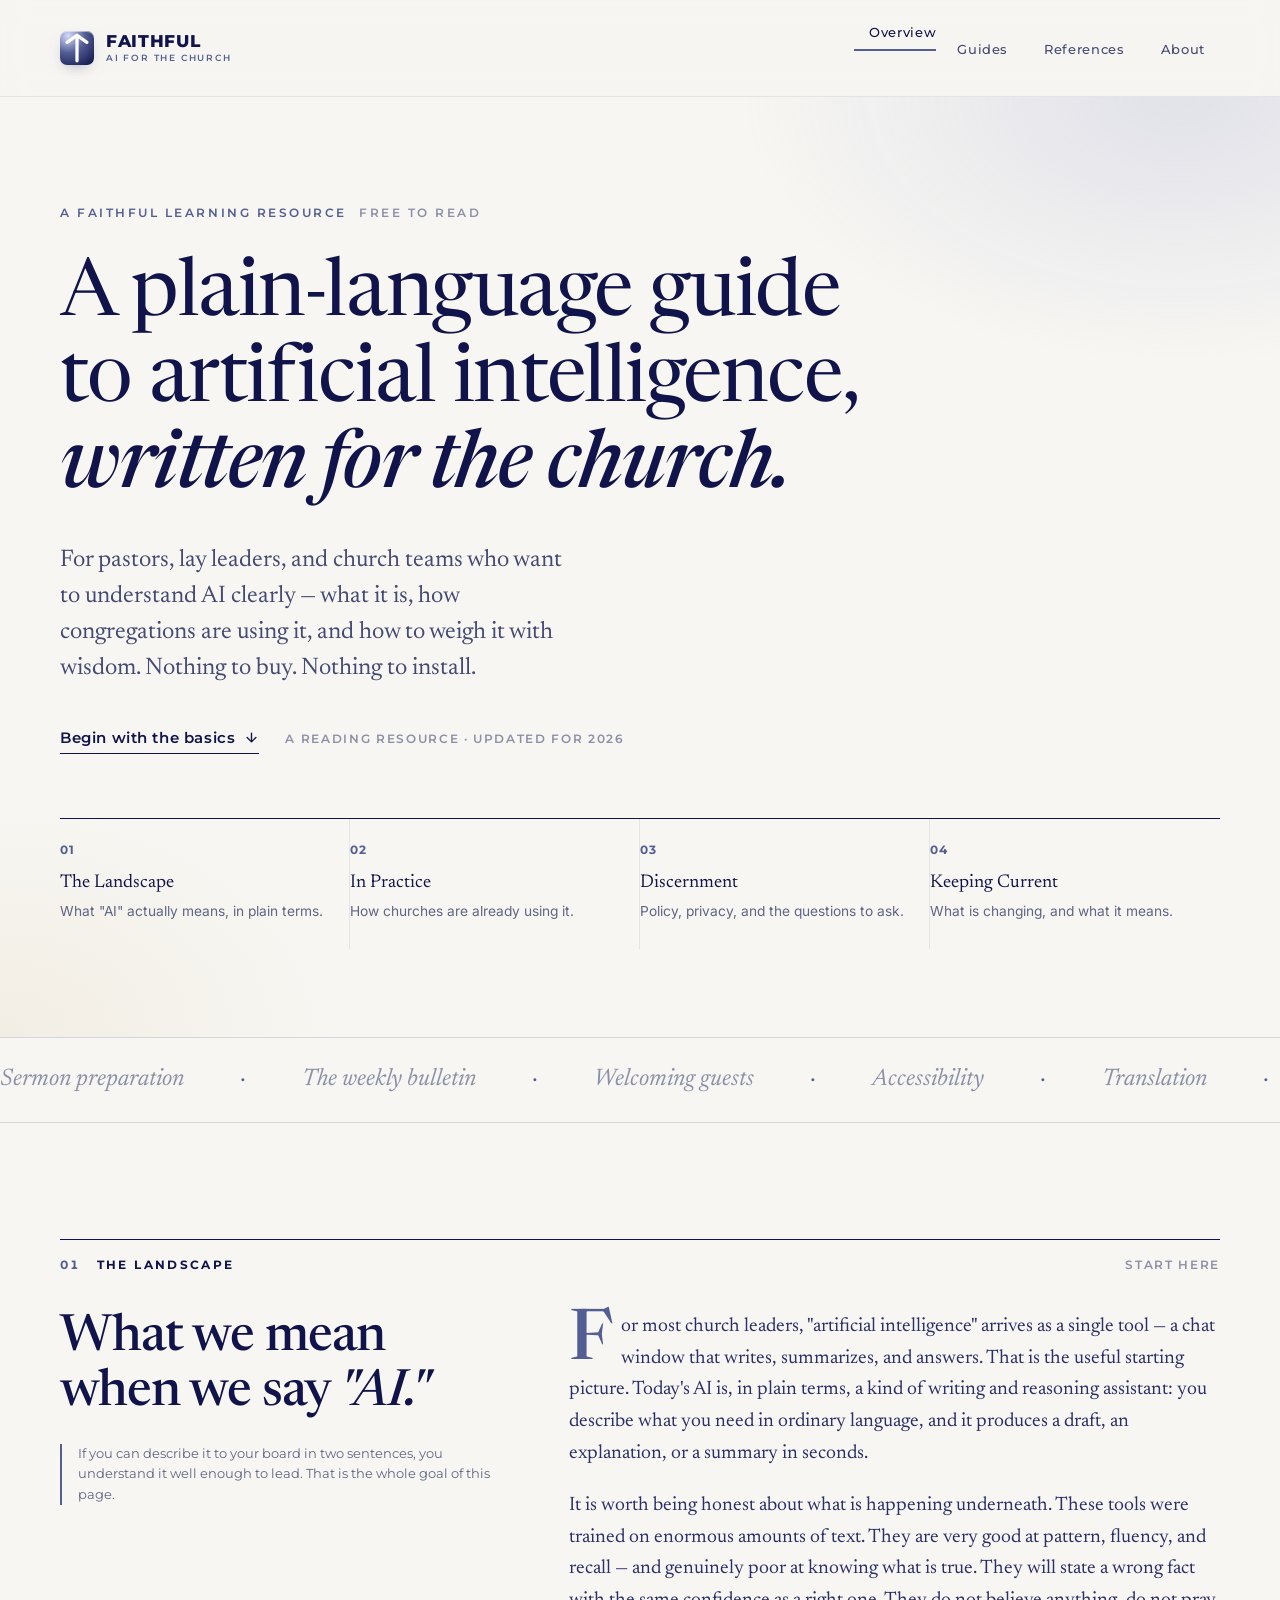
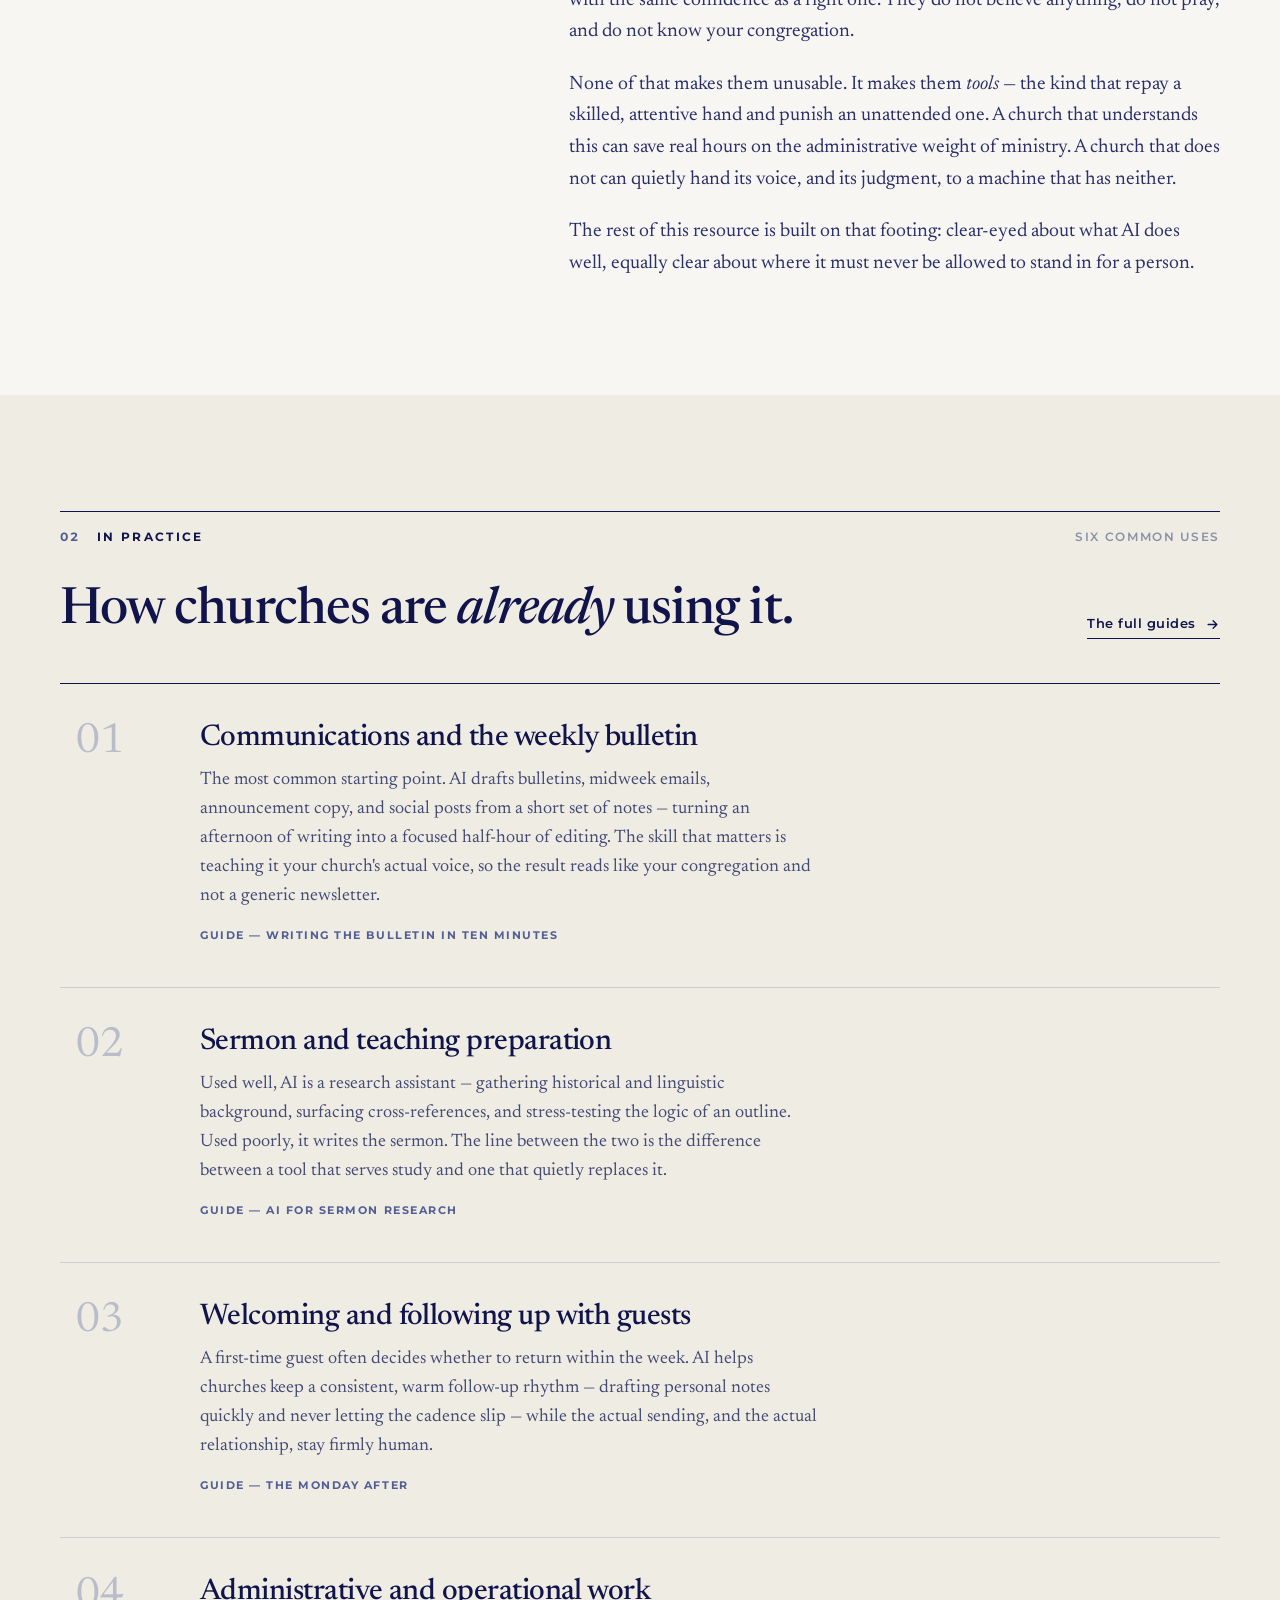
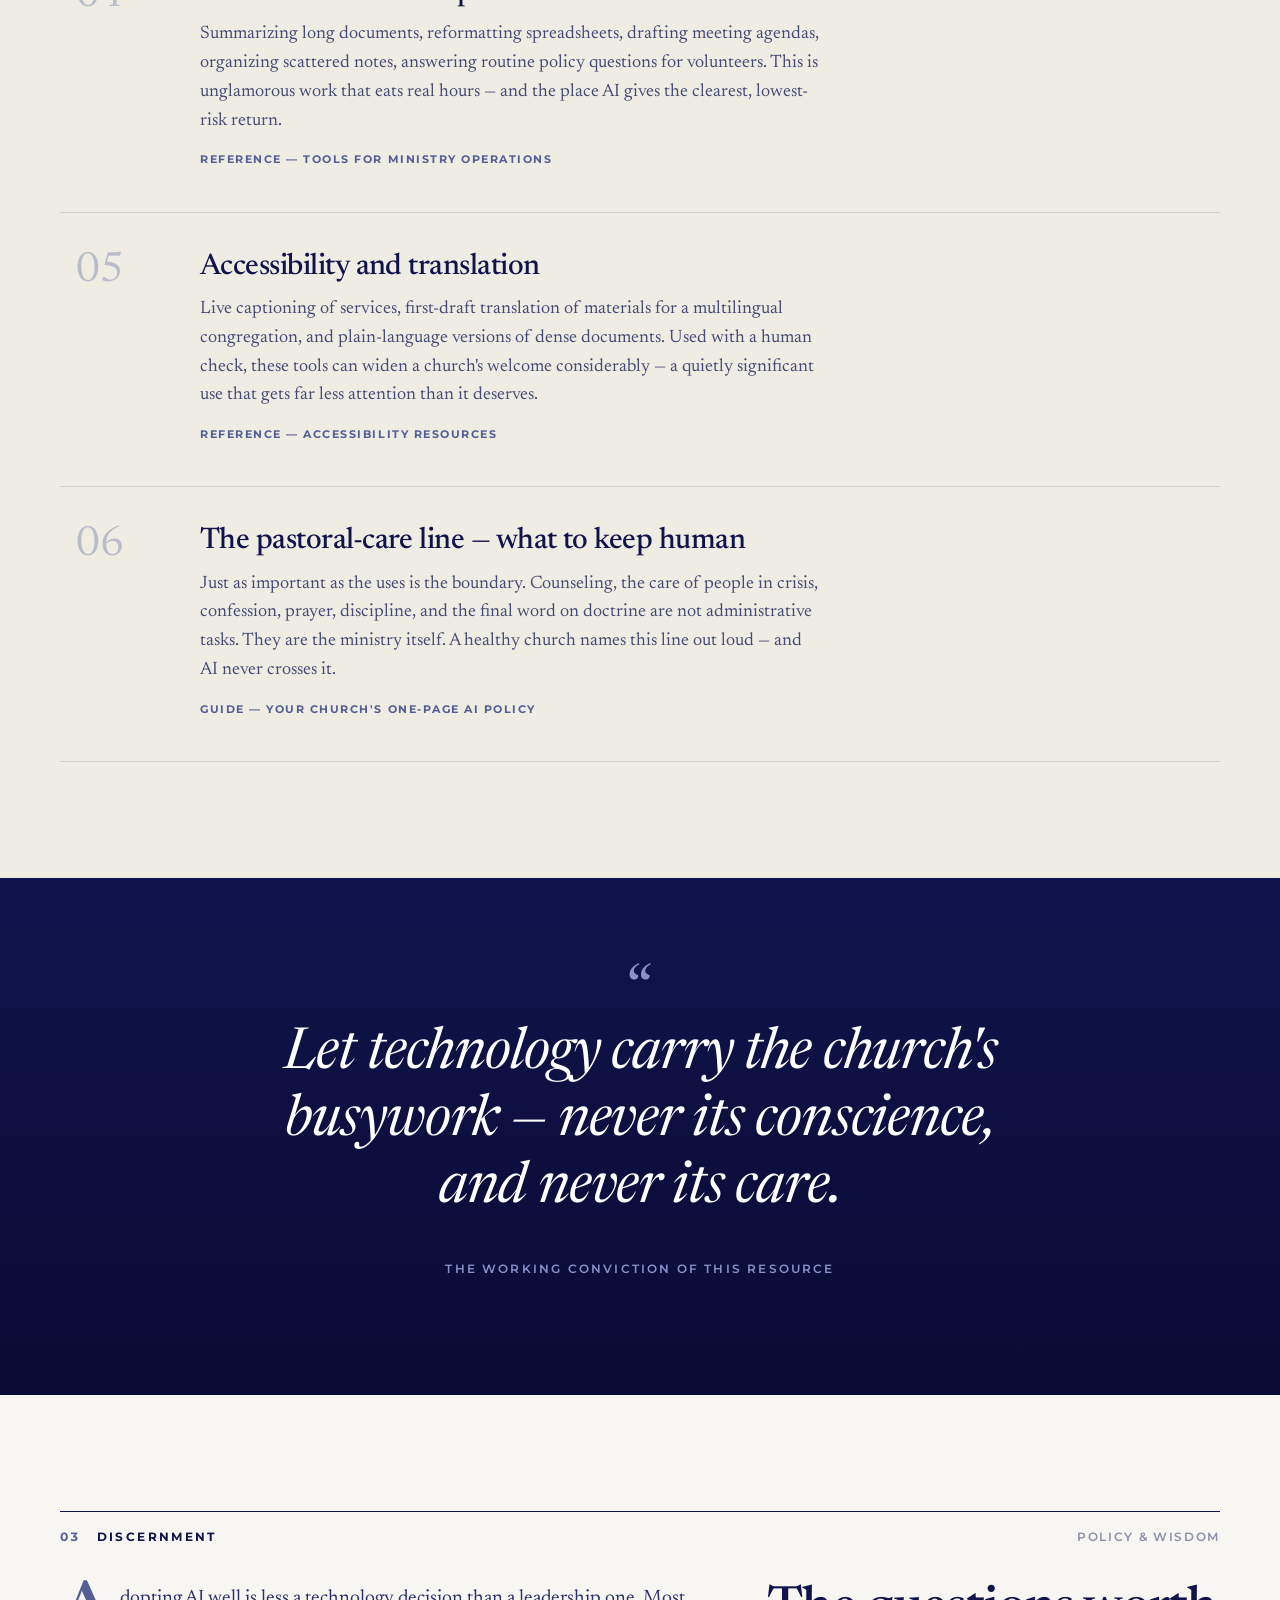
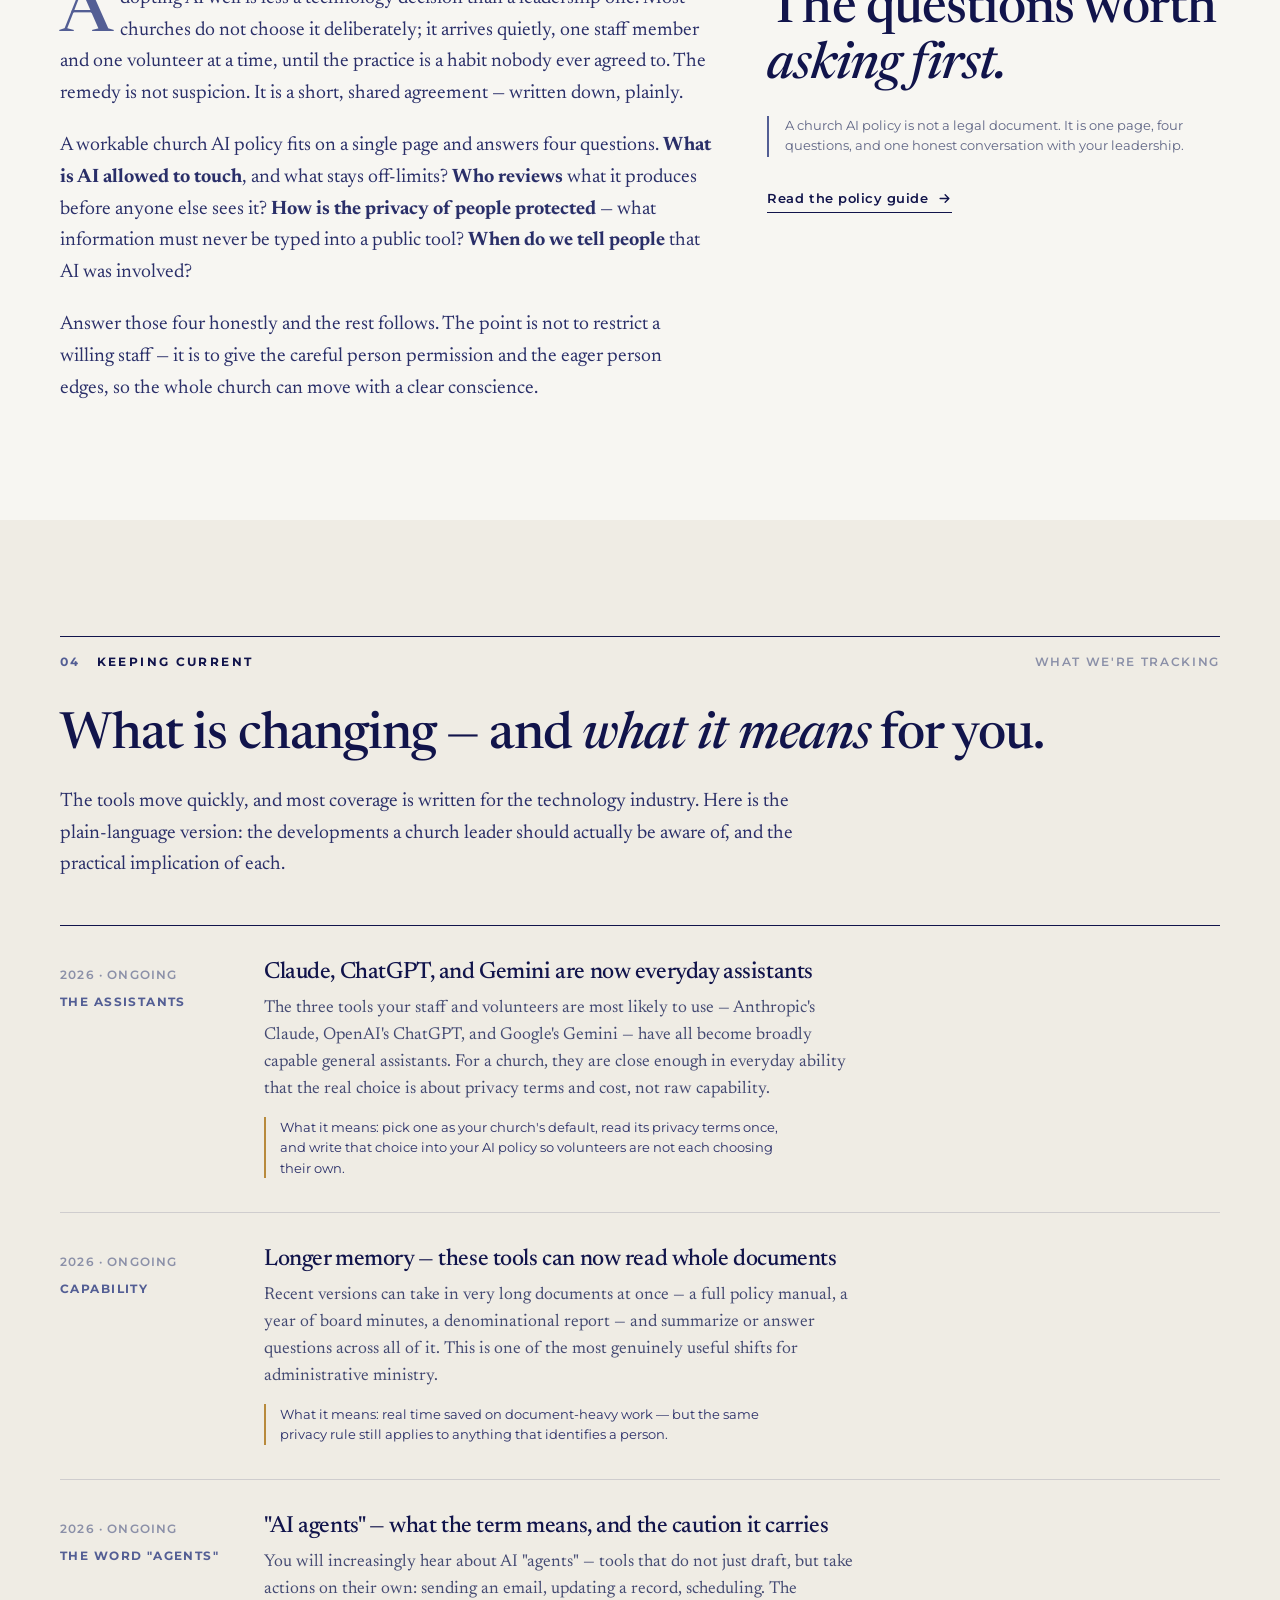
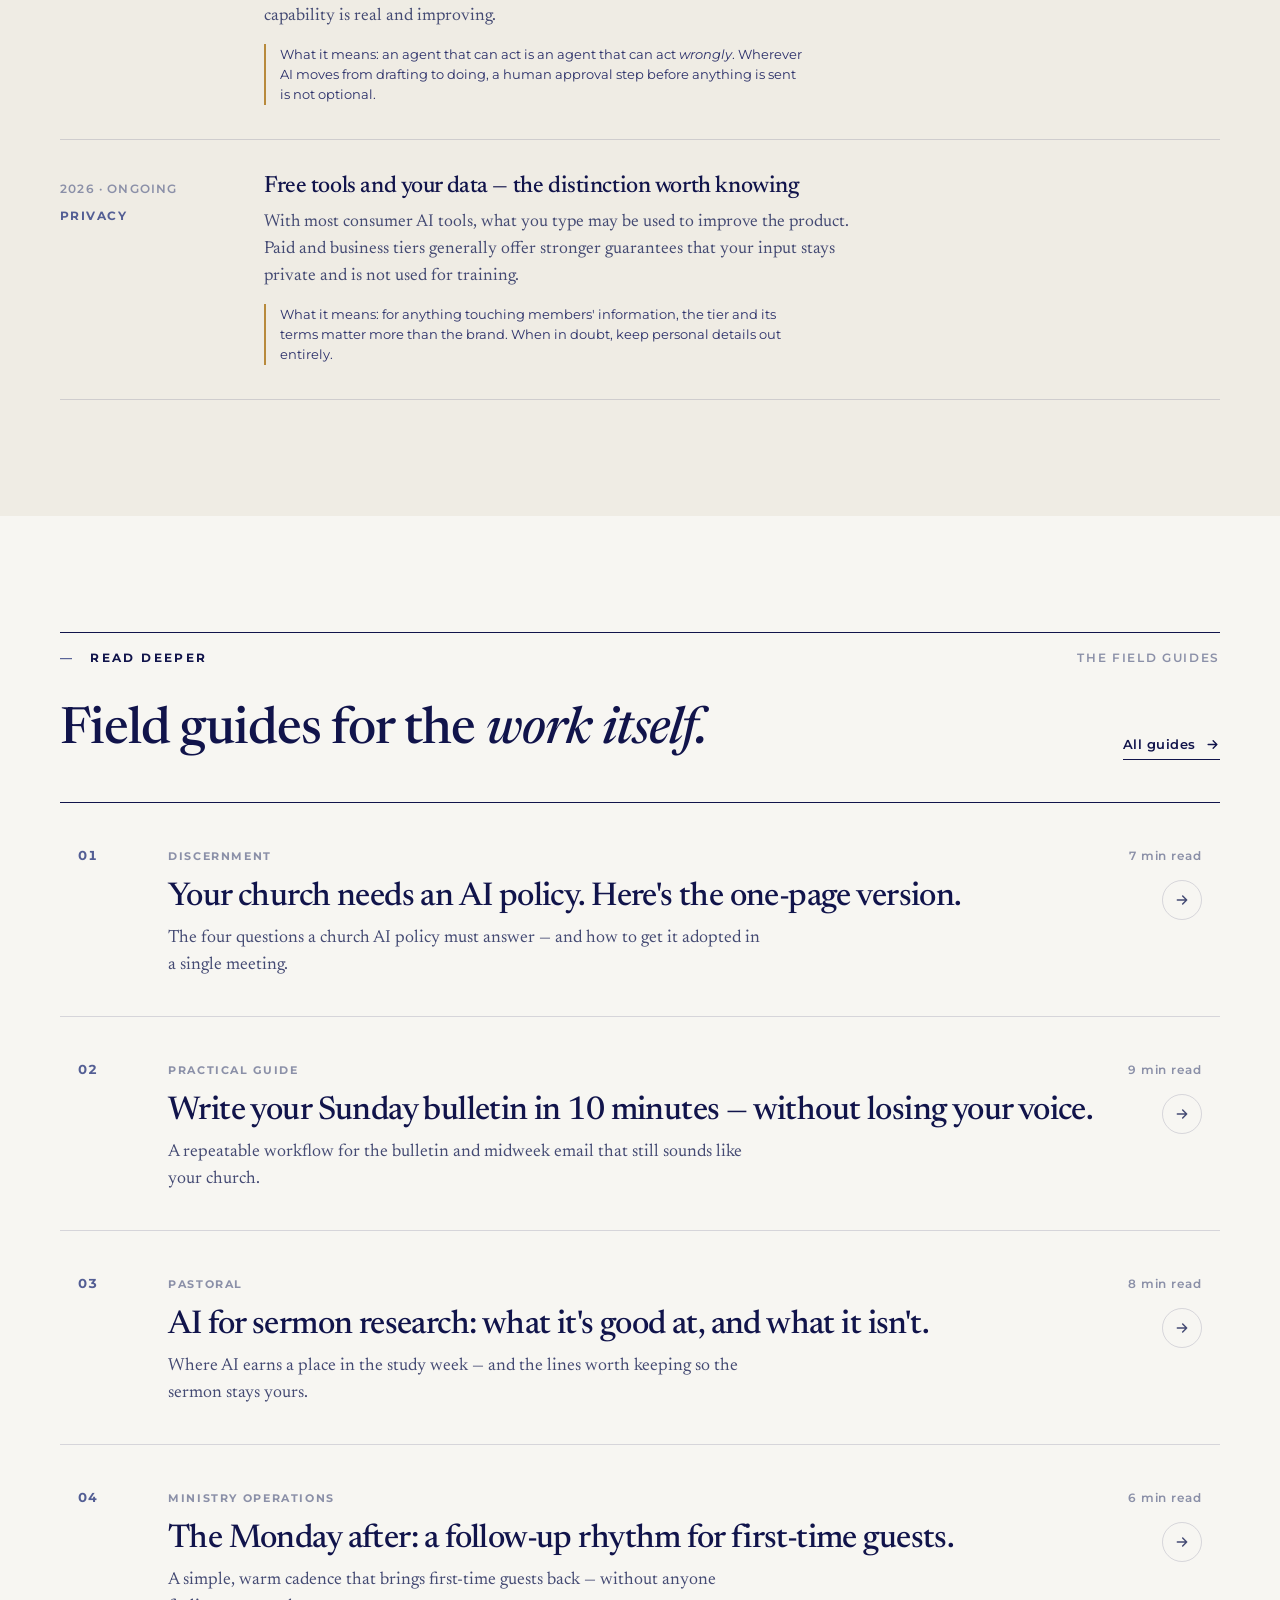
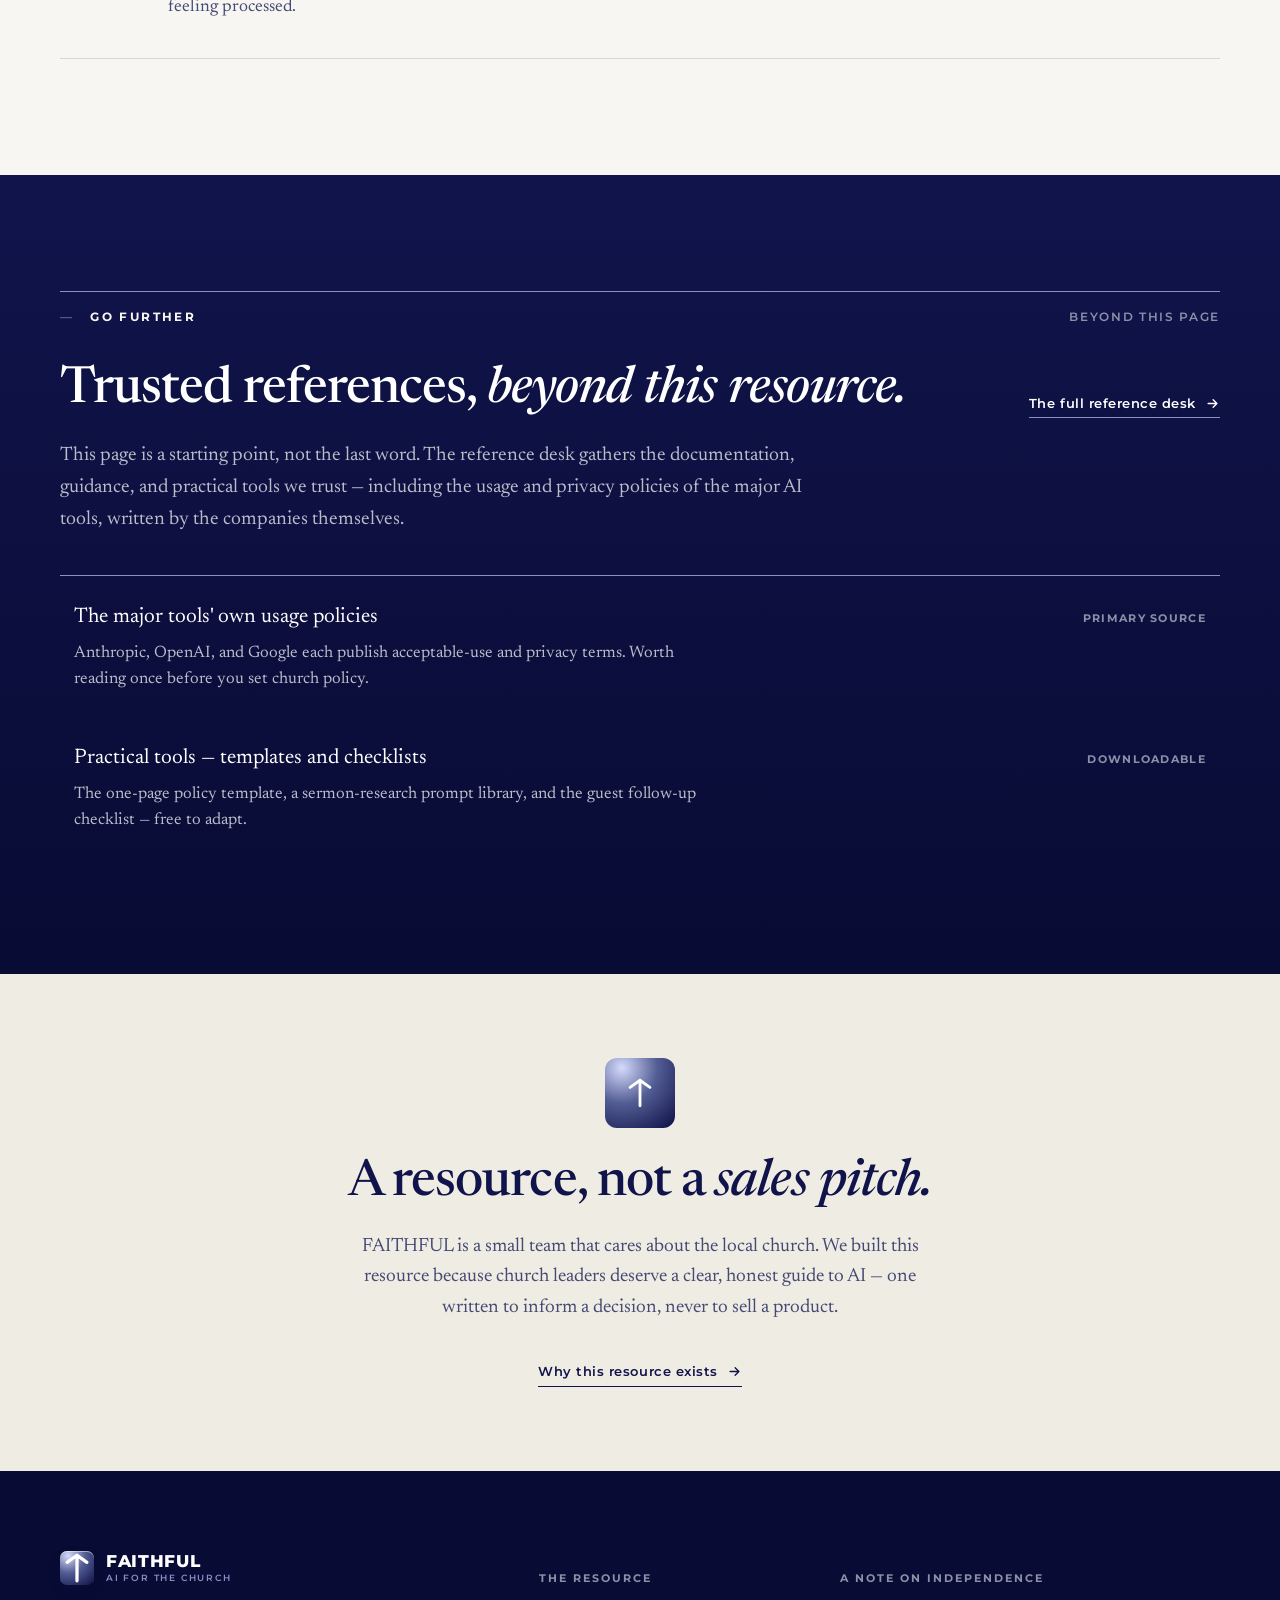
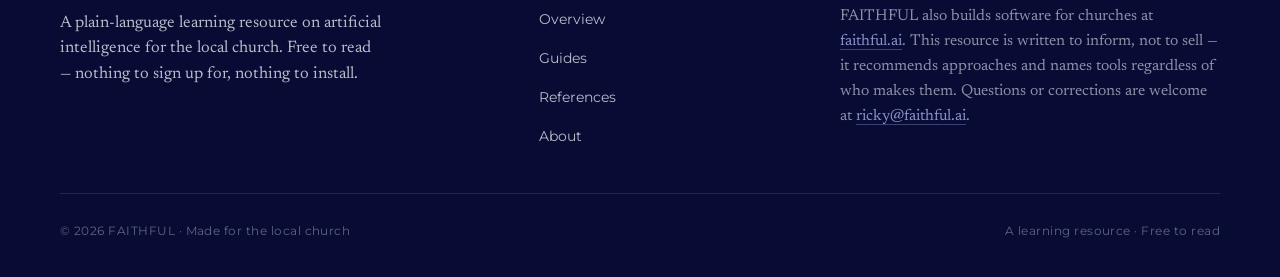
<file: index.html>
<!doctype html>
<html lang="en">
<head>
<meta charset="utf-8" />
<meta name="viewport" content="width=device-width, initial-scale=1" />
<title>FAITHFUL — AI for the Church | A plain-language learning resource</title>
<meta name="description" content="A free, plain-language learning resource on artificial intelligence for pastors, lay leaders, and church teams. Understand what AI is, how churches use it, how to think about policy, and what is changing — nothing to buy, nothing to install." />
<meta name="theme-color" content="#11144B" />
<link rel="canonical" href="https://learn.faithful.ai/" />
<meta property="og:type" content="website" />
<meta property="og:title" content="FAITHFUL — AI for the Church" />
<meta property="og:description" content="A free, plain-language learning resource on AI for church leaders. Understand it, weigh it, lead well — nothing to buy or install." />
<meta property="og:url" content="https://learn.faithful.ai/" />
<meta property="og:site_name" content="FAITHFUL — AI for the Church" />
<meta name="twitter:card" content="summary_large_image" />

<script type="application/ld+json">
{
  "@context": "https://schema.org",
  "@type": "WebSite",
  "name": "FAITHFUL — AI for the Church",
  "description": "A plain-language learning resource on artificial intelligence for church leaders.",
  "publisher": { "@type": "Organization", "name": "FAITHFUL" },
  "url": "https://learn.faithful.ai/"
}
</script>

<link rel="preconnect" href="https://fonts.googleapis.com" />
<link rel="preconnect" href="https://fonts.gstatic.com" crossorigin />
<link href="https://fonts.googleapis.com/css2?family=Inter:wght@400;500;600&family=Montserrat:wght@500;600;700;800&family=Newsreader:ital,wght@0,400;0,500;1,400;1,500&display=swap" rel="stylesheet" />
<link rel="stylesheet" href="styles.css" />
</head>
<body>

<a class="skip" href="#main">Skip to content</a>

<header class="masthead" id="masthead">
  <div class="container nav-row">
    <a class="brand" href="index.html" aria-label="FAITHFUL — AI for the Church">
      <span class="brand-mark" aria-hidden="true"></span>
      <span class="brand-word">FAITHFUL<small>AI FOR THE CHURCH</small></span>
    </a>
    <button class="nav-toggle" id="navToggle" aria-label="Open menu" aria-expanded="false" aria-controls="navMenu"><span></span></button>
    <nav class="nav-menu" id="navMenu" aria-label="Primary">
      <ul class="nav-links">
        <li><a href="index.html" class="current">Overview</a></li>
        <li><a href="articles.html">Guides</a></li>
        <li><a href="resources.html">References</a></li>
        <li><a href="about.html">About</a></li>
      </ul>
    </nav>
  </div>
</header>

<main id="main">

  <!-- ===================== HERO ===================== -->
  <section class="hero" id="hero">
    <div class="container">
      <div class="kicker hero-kicker" data-reveal>
        <span>A FAITHFUL learning resource</span>
        <span class="kicker-no">Free to read</span>
      </div>
      <h1>
        <span class="reveal-line"><span>A plain-language guide</span></span>
        <span class="reveal-line"><span>to artificial intelligence,</span></span>
        <span class="reveal-line"><span><em class="serif-em">written for the church.</em></span></span>
      </h1>
      <p class="hero-intro" data-reveal data-reveal-d="2">
        For pastors, lay leaders, and church teams who want to understand
        AI clearly — what it is, how congregations are using it, and how to
        weigh it with wisdom. Nothing to buy. Nothing to install.
      </p>
      <div class="hero-foot" data-reveal data-reveal-d="3">
        <a class="tlink lg" href="#landscape">
          Begin with the basics
          <svg viewBox="0 0 24 24" fill="none" stroke="currentColor" stroke-width="2.2" stroke-linecap="round" stroke-linejoin="round"><path d="M12 5v14M5 12l7 7 7-7"/></svg>
        </a>
        <span class="hero-meta">A reading resource &middot; Updated for 2026</span>
      </div>

      <nav class="hero-index" data-reveal data-reveal-d="4" aria-label="What's inside">
        <a href="#landscape">
          <span class="hi-no">01</span>
          <span class="hi-title">The Landscape</span>
          <span class="hi-desc">What "AI" actually means, in plain terms.</span>
        </a>
        <a href="#practice">
          <span class="hi-no">02</span>
          <span class="hi-title">In Practice</span>
          <span class="hi-desc">How churches are already using it.</span>
        </a>
        <a href="#discernment">
          <span class="hi-no">03</span>
          <span class="hi-title">Discernment</span>
          <span class="hi-desc">Policy, privacy, and the questions to ask.</span>
        </a>
        <a href="#latest">
          <span class="hi-no">04</span>
          <span class="hi-title">Keeping Current</span>
          <span class="hi-desc">What is changing, and what it means.</span>
        </a>
      </nav>
    </div>
  </section>

  <!-- ===================== MARQUEE ===================== -->
  <div class="marquee" aria-hidden="true">
    <div class="marquee-track">
      <span>Sermon preparation</span><span>The weekly bulletin</span><span>Welcoming guests</span>
      <span>Accessibility</span><span>Translation</span><span>Policy &amp; discernment</span>
      <span>Pastoral wisdom</span><span>Administrative work</span>
      <span>Sermon preparation</span><span>The weekly bulletin</span><span>Welcoming guests</span>
      <span>Accessibility</span><span>Translation</span><span>Policy &amp; discernment</span>
      <span>Pastoral wisdom</span><span>Administrative work</span>
    </div>
  </div>

  <!-- ===================== 01 — THE LANDSCAPE ===================== -->
  <section class="section zone-paper" id="landscape">
    <div class="container">
      <div class="sec-label" data-reveal>
        <span class="num">01</span>
        <span>The Landscape</span>
        <span class="spacer"></span>
        <span class="aside">Start here</span>
      </div>
      <div class="spread">
        <div class="spread-aside" data-reveal>
          <h2>What we mean when we say <span class="serif-em">"AI."</span></h2>
          <p class="spread-note">
            If you can describe it to your board in two sentences, you understand
            it well enough to lead. That is the whole goal of this page.
          </p>
        </div>
        <div class="spread-body" data-reveal data-reveal-d="1">
          <p class="big-first">
            For most church leaders, "artificial intelligence" arrives as a single
            tool — a chat window that writes, summarizes, and answers. That is the
            useful starting picture. Today's AI is, in plain terms, a kind of
            writing and reasoning assistant: you describe what you need in ordinary
            language, and it produces a draft, an explanation, or a summary in
            seconds.
          </p>
          <p>
            It is worth being honest about what is happening underneath. These
            tools were trained on enormous amounts of text. They are very good at
            pattern, fluency, and recall — and genuinely poor at knowing what is
            true. They will state a wrong fact with the same confidence as a right
            one. They do not believe anything, do not pray, and do not know your
            congregation.
          </p>
          <p>
            None of that makes them unusable. It makes them <em>tools</em> — the
            kind that repay a skilled, attentive hand and punish an unattended one.
            A church that understands this can save real hours on the administrative
            weight of ministry. A church that does not can quietly hand its voice,
            and its judgment, to a machine that has neither.
          </p>
          <p>
            The rest of this resource is built on that footing: clear-eyed about
            what AI does well, equally clear about where it must never be allowed
            to stand in for a person.
          </p>
        </div>
      </div>
    </div>
  </section>

  <!-- ===================== 02 — IN PRACTICE ===================== -->
  <section class="section zone-warm" id="practice">
    <div class="container">
      <div class="sec-label" data-reveal>
        <span class="num">02</span>
        <span>In Practice</span>
        <span class="spacer"></span>
        <span class="aside">Six common uses</span>
      </div>
      <div class="lede-row" data-reveal>
        <h2 class="text-measure">How churches are <span class="serif-em">already</span> using it.</h2>
        <a class="tlink" href="articles.html">
          The full guides
          <svg viewBox="0 0 24 24" fill="none" stroke="currentColor" stroke-width="2.2" stroke-linecap="round" stroke-linejoin="round"><path d="M5 12h14M13 6l6 6-6 6"/></svg>
        </a>
      </div>

      <div class="dossier" style="margin-top:44px;">
        <article class="dossier-row" data-reveal>
          <div class="dossier-no">01</div>
          <div class="dossier-main">
            <h3>Communications and the weekly bulletin</h3>
            <p class="d-body">
              The most common starting point. AI drafts bulletins, midweek emails,
              announcement copy, and social posts from a short set of notes —
              turning an afternoon of writing into a focused half-hour of editing.
              The skill that matters is teaching it your church's actual voice, so
              the result reads like your congregation and not a generic newsletter.
            </p>
            <span class="d-tag">Guide — Writing the bulletin in ten minutes</span>
          </div>
        </article>
        <article class="dossier-row" data-reveal>
          <div class="dossier-no">02</div>
          <div class="dossier-main">
            <h3>Sermon and teaching preparation</h3>
            <p class="d-body">
              Used well, AI is a research assistant — gathering historical and
              linguistic background, surfacing cross-references, and stress-testing
              the logic of an outline. Used poorly, it writes the sermon. The line
              between the two is the difference between a tool that serves study
              and one that quietly replaces it.
            </p>
            <span class="d-tag">Guide — AI for sermon research</span>
          </div>
        </article>
        <article class="dossier-row" data-reveal>
          <div class="dossier-no">03</div>
          <div class="dossier-main">
            <h3>Welcoming and following up with guests</h3>
            <p class="d-body">
              A first-time guest often decides whether to return within the week.
              AI helps churches keep a consistent, warm follow-up rhythm — drafting
              personal notes quickly and never letting the cadence slip — while the
              actual sending, and the actual relationship, stay firmly human.
            </p>
            <span class="d-tag">Guide — The Monday after</span>
          </div>
        </article>
        <article class="dossier-row" data-reveal>
          <div class="dossier-no">04</div>
          <div class="dossier-main">
            <h3>Administrative and operational work</h3>
            <p class="d-body">
              Summarizing long documents, reformatting spreadsheets, drafting
              meeting agendas, organizing scattered notes, answering routine
              policy questions for volunteers. This is unglamorous work that eats
              real hours — and the place AI gives the clearest, lowest-risk return.
            </p>
            <span class="d-tag">Reference — Tools for ministry operations</span>
          </div>
        </article>
        <article class="dossier-row" data-reveal>
          <div class="dossier-no">05</div>
          <div class="dossier-main">
            <h3>Accessibility and translation</h3>
            <p class="d-body">
              Live captioning of services, first-draft translation of materials
              for a multilingual congregation, and plain-language versions of
              dense documents. Used with a human check, these tools can widen a
              church's welcome considerably — a quietly significant use that gets
              far less attention than it deserves.
            </p>
            <span class="d-tag">Reference — Accessibility resources</span>
          </div>
        </article>
        <article class="dossier-row" data-reveal>
          <div class="dossier-no">06</div>
          <div class="dossier-main">
            <h3>The pastoral-care line — what to keep human</h3>
            <p class="d-body">
              Just as important as the uses is the boundary. Counseling, the care
              of people in crisis, confession, prayer, discipline, and the final
              word on doctrine are not administrative tasks. They are the ministry
              itself. A healthy church names this line out loud — and AI never
              crosses it.
            </p>
            <span class="d-tag">Guide — Your church's one-page AI policy</span>
          </div>
        </article>
      </div>
    </div>
  </section>

  <!-- ===================== QUOTE INTERLUDE ===================== -->
  <section class="section zone-navy bigquote">
    <div class="container">
      <div data-reveal>
        <span class="bq-mark" aria-hidden="true">&ldquo;</span>
        <blockquote>
          Let technology carry the church's busywork — never its conscience,
          and never its care.
        </blockquote>
        <cite>The working conviction of this resource</cite>
      </div>
    </div>
  </section>

  <!-- ===================== 03 — DISCERNMENT ===================== -->
  <section class="section zone-paper" id="discernment">
    <div class="container">
      <div class="sec-label" data-reveal>
        <span class="num">03</span>
        <span>Discernment</span>
        <span class="spacer"></span>
        <span class="aside">Policy &amp; wisdom</span>
      </div>
      <div class="spread flip">
        <div class="spread-body" data-reveal data-reveal-d="1">
          <p class="big-first">
            Adopting AI well is less a technology decision than a leadership one.
            Most churches do not choose it deliberately; it arrives quietly, one
            staff member and one volunteer at a time, until the practice is a habit
            nobody ever agreed to. The remedy is not suspicion. It is a short,
            shared agreement — written down, plainly.
          </p>
          <p>
            A workable church AI policy fits on a single page and answers four
            questions. <strong>What is AI allowed to touch</strong>, and what stays
            off-limits? <strong>Who reviews</strong> what it produces before anyone
            else sees it? <strong>How is the privacy of people protected</strong> —
            what information must never be typed into a public tool?
            <strong>When do we tell people</strong> that AI was involved?
          </p>
          <p>
            Answer those four honestly and the rest follows. The point is not to
            restrict a willing staff — it is to give the careful person permission
            and the eager person edges, so the whole church can move with a clear
            conscience.
          </p>
        </div>
        <div class="spread-aside" data-reveal>
          <h2>The questions worth <span class="serif-em">asking first.</span></h2>
          <p class="spread-note">
            A church AI policy is not a legal document. It is one page, four
            questions, and one honest conversation with your leadership.
          </p>
          <div style="margin-top:26px;">
            <a class="tlink" href="article-ai-policy.html">
              Read the policy guide
              <svg viewBox="0 0 24 24" fill="none" stroke="currentColor" stroke-width="2.2" stroke-linecap="round" stroke-linejoin="round"><path d="M5 12h14M13 6l6 6-6 6"/></svg>
            </a>
          </div>
        </div>
      </div>
    </div>
  </section>

  <!-- ===================== 04 — KEEPING CURRENT ===================== -->
  <section class="section zone-warm" id="latest">
    <div class="container">
      <div class="sec-label" data-reveal>
        <span class="num">04</span>
        <span>Keeping Current</span>
        <span class="spacer"></span>
        <span class="aside">What we're tracking</span>
      </div>
      <div class="lede-row" data-reveal>
        <h2 class="text-measure">What is changing — and <span class="serif-em">what it means</span> for you.</h2>
      </div>
      <p class="measure" data-reveal style="margin-top:22px;">
        The tools move quickly, and most coverage is written for the technology
        industry. Here is the plain-language version: the developments a church
        leader should actually be aware of, and the practical implication of each.
      </p>

      <div class="feed" style="margin-top:44px;">
        <article class="feed-row" data-reveal>
          <div class="feed-date">
            2026 &middot; Ongoing
            <span class="feed-src">The assistants</span>
          </div>
          <div class="feed-main">
            <h3>Claude, ChatGPT, and Gemini are now everyday assistants</h3>
            <p>
              The three tools your staff and volunteers are most likely to use —
              Anthropic's Claude, OpenAI's ChatGPT, and Google's Gemini — have all
              become broadly capable general assistants. For a church, they are
              close enough in everyday ability that the real choice is about
              privacy terms and cost, not raw capability.
            </p>
            <p class="feed-take">
              What it means: pick one as your church's default, read its privacy
              terms once, and write that choice into your AI policy so volunteers
              are not each choosing their own.
            </p>
          </div>
        </article>
        <article class="feed-row" data-reveal>
          <div class="feed-date">
            2026 &middot; Ongoing
            <span class="feed-src">Capability</span>
          </div>
          <div class="feed-main">
            <h3>Longer memory — these tools can now read whole documents</h3>
            <p>
              Recent versions can take in very long documents at once — a full
              policy manual, a year of board minutes, a denominational report —
              and summarize or answer questions across all of it. This is one of
              the most genuinely useful shifts for administrative ministry.
            </p>
            <p class="feed-take">
              What it means: real time saved on document-heavy work — but the same
              privacy rule still applies to anything that identifies a person.
            </p>
          </div>
        </article>
        <article class="feed-row" data-reveal>
          <div class="feed-date">
            2026 &middot; Ongoing
            <span class="feed-src">The word "agents"</span>
          </div>
          <div class="feed-main">
            <h3>"AI agents" — what the term means, and the caution it carries</h3>
            <p>
              You will increasingly hear about AI "agents" — tools that do not just
              draft, but take actions on their own: sending an email, updating a
              record, scheduling. The capability is real and improving.
            </p>
            <p class="feed-take">
              What it means: an agent that can act is an agent that can act
              <em>wrongly</em>. Wherever AI moves from drafting to doing, a human
              approval step before anything is sent is not optional.
            </p>
          </div>
        </article>
        <article class="feed-row" data-reveal>
          <div class="feed-date">
            2026 &middot; Ongoing
            <span class="feed-src">Privacy</span>
          </div>
          <div class="feed-main">
            <h3>Free tools and your data — the distinction worth knowing</h3>
            <p>
              With most consumer AI tools, what you type may be used to improve the
              product. Paid and business tiers generally offer stronger guarantees
              that your input stays private and is not used for training.
            </p>
            <p class="feed-take">
              What it means: for anything touching members' information, the tier
              and its terms matter more than the brand. When in doubt, keep
              personal details out entirely.
            </p>
          </div>
        </article>
      </div>
    </div>
  </section>

  <!-- ===================== THE GUIDES ===================== -->
  <section class="section zone-paper" id="guides">
    <div class="container">
      <div class="sec-label" data-reveal>
        <span class="num">&#8212;</span>
        <span>Read Deeper</span>
        <span class="spacer"></span>
        <span class="aside">The field guides</span>
      </div>
      <div class="lede-row" data-reveal>
        <h2 class="text-measure">Field guides for the <span class="serif-em">work itself.</span></h2>
        <a class="tlink" href="articles.html">
          All guides
          <svg viewBox="0 0 24 24" fill="none" stroke="currentColor" stroke-width="2.2" stroke-linecap="round" stroke-linejoin="round"><path d="M5 12h14M13 6l6 6-6 6"/></svg>
        </a>
      </div>

      <div class="toc" style="margin-top:42px;">
        <a class="toc-row" href="article-ai-policy.html" data-reveal>
          <span class="toc-no">01</span>
          <div class="toc-main">
            <span class="toc-cat">Discernment</span>
            <h3>Your church needs an AI policy. Here's the one-page version.</h3>
            <p class="toc-dek">The four questions a church AI policy must answer — and how to get it adopted in a single meeting.</p>
          </div>
          <div class="toc-meta">
            <span>7 min read</span>
            <span class="toc-arrow" aria-hidden="true"><svg viewBox="0 0 24 24" fill="none" stroke="currentColor" stroke-width="2.2" stroke-linecap="round" stroke-linejoin="round"><path d="M5 12h14M13 6l6 6-6 6"/></svg></span>
          </div>
        </a>
        <a class="toc-row" href="article-bulletin.html" data-reveal>
          <span class="toc-no">02</span>
          <div class="toc-main">
            <span class="toc-cat">Practical Guide</span>
            <h3>Write your Sunday bulletin in 10 minutes — without losing your voice.</h3>
            <p class="toc-dek">A repeatable workflow for the bulletin and midweek email that still sounds like your church.</p>
          </div>
          <div class="toc-meta">
            <span>9 min read</span>
            <span class="toc-arrow" aria-hidden="true"><svg viewBox="0 0 24 24" fill="none" stroke="currentColor" stroke-width="2.2" stroke-linecap="round" stroke-linejoin="round"><path d="M5 12h14M13 6l6 6-6 6"/></svg></span>
          </div>
        </a>
        <a class="toc-row" href="article-sermon-research.html" data-reveal>
          <span class="toc-no">03</span>
          <div class="toc-main">
            <span class="toc-cat">Pastoral</span>
            <h3>AI for sermon research: what it's good at, and what it isn't.</h3>
            <p class="toc-dek">Where AI earns a place in the study week — and the lines worth keeping so the sermon stays yours.</p>
          </div>
          <div class="toc-meta">
            <span>8 min read</span>
            <span class="toc-arrow" aria-hidden="true"><svg viewBox="0 0 24 24" fill="none" stroke="currentColor" stroke-width="2.2" stroke-linecap="round" stroke-linejoin="round"><path d="M5 12h14M13 6l6 6-6 6"/></svg></span>
          </div>
        </a>
        <a class="toc-row" href="article-first-time-guests.html" data-reveal>
          <span class="toc-no">04</span>
          <div class="toc-main">
            <span class="toc-cat">Ministry Operations</span>
            <h3>The Monday after: a follow-up rhythm for first-time guests.</h3>
            <p class="toc-dek">A simple, warm cadence that brings first-time guests back — without anyone feeling processed.</p>
          </div>
          <div class="toc-meta">
            <span>6 min read</span>
            <span class="toc-arrow" aria-hidden="true"><svg viewBox="0 0 24 24" fill="none" stroke="currentColor" stroke-width="2.2" stroke-linecap="round" stroke-linejoin="round"><path d="M5 12h14M13 6l6 6-6 6"/></svg></span>
          </div>
        </a>
      </div>
    </div>
  </section>

  <!-- ===================== REFERENCES TEASER ===================== -->
  <section class="section zone-navy" id="references">
    <div class="container">
      <div class="sec-label" data-reveal>
        <span class="num">&#8212;</span>
        <span>Go Further</span>
        <span class="spacer"></span>
        <span class="aside">Beyond this page</span>
      </div>
      <div class="lede-row" data-reveal>
        <h2 class="text-measure">Trusted references, <span class="serif-em">beyond this resource.</span></h2>
        <a class="tlink on-dark" href="resources.html">
          The full reference desk
          <svg viewBox="0 0 24 24" fill="none" stroke="currentColor" stroke-width="2.2" stroke-linecap="round" stroke-linejoin="round"><path d="M5 12h14M13 6l6 6-6 6"/></svg>
        </a>
      </div>
      <p class="measure" data-reveal style="margin-top:22px;color:var(--ink-4);">
        This page is a starting point, not the last word. The reference desk
        gathers the documentation, guidance, and practical tools we trust —
        including the usage and privacy policies of the major AI tools, written
        by the companies themselves.
      </p>
      <div class="reflist" style="margin-top:40px;border-top-color:var(--accent-soft);" data-reveal>
        <a class="refitem" href="resources.html" style="color:inherit;">
          <span class="ref-name">The major tools' own usage policies</span>
          <span class="ref-src">Primary source</span>
          <span class="ref-desc" style="color:var(--ink-4);">Anthropic, OpenAI, and Google each publish acceptable-use and privacy terms. Worth reading once before you set church policy.</span>
        </a>
        <a class="refitem" href="resources.html" style="color:inherit;">
          <span class="ref-name">Practical tools — templates and checklists</span>
          <span class="ref-src">Downloadable</span>
          <span class="ref-desc" style="color:var(--ink-4);">The one-page policy template, a sermon-research prompt library, and the guest follow-up checklist — free to adapt.</span>
        </a>
      </div>
    </div>
  </section>

  <!-- ===================== CLOSING / ABOUT ===================== -->
  <section class="section tight zone-warm">
    <div class="container">
      <div class="closing" data-reveal>
        <div class="closing-mono" aria-hidden="true">
          <svg viewBox="0 0 24 24" fill="none" stroke="#fff" stroke-width="2" stroke-linecap="round" stroke-linejoin="round"><path d="M12 3v18M5 8l7-5 7 5"/></svg>
        </div>
        <h2>A resource, not a <span class="serif-em">sales pitch.</span></h2>
        <p class="closing-body">
          FAITHFUL is a small team that cares about the local church. We built
          this resource because church leaders deserve a clear, honest guide to
          AI — one written to inform a decision, never to sell a product.
        </p>
        <a class="tlink" href="about.html">
          Why this resource exists
          <svg viewBox="0 0 24 24" fill="none" stroke="currentColor" stroke-width="2.2" stroke-linecap="round" stroke-linejoin="round"><path d="M5 12h14M13 6l6 6-6 6"/></svg>
        </a>
      </div>
    </div>
  </section>

</main>

<footer class="colophon">
  <div class="container">
    <div class="colophon-top">
      <div>
        <a class="brand" href="index.html" aria-label="FAITHFUL home">
          <span class="brand-mark" aria-hidden="true"></span>
          <span class="brand-word">FAITHFUL<small>AI FOR THE CHURCH</small></span>
        </a>
        <p class="colophon-blurb">
          A plain-language learning resource on artificial intelligence for the
          local church. Free to read — nothing to sign up for, nothing to install.
        </p>
      </div>
      <nav aria-label="Footer">
        <h5>The Resource</h5>
        <ul>
          <li><a href="index.html">Overview</a></li>
          <li><a href="articles.html">Guides</a></li>
          <li><a href="resources.html">References</a></li>
          <li><a href="about.html">About</a></li>
        </ul>
      </nav>
      <div>
        <h5>A note on independence</h5>
        <p class="colophon-note">
          FAITHFUL also builds software for churches at <a href="https://faithful.ai/">faithful.ai</a>.
          This resource is written to inform, not to sell — it recommends
          approaches and names tools regardless of who makes them. Questions or
          corrections are welcome at <a href="mailto:ricky@faithful.ai">ricky@faithful.ai</a>.
        </p>
      </div>
    </div>
    <div class="colophon-base">
      <span>&copy; <span id="yr"></span> FAITHFUL &middot; Made for the local church</span>
      <span>A learning resource &middot; Free to read</span>
    </div>
  </div>
</footer>

<script src="main.js"></script>
</body>
</html>
</file>
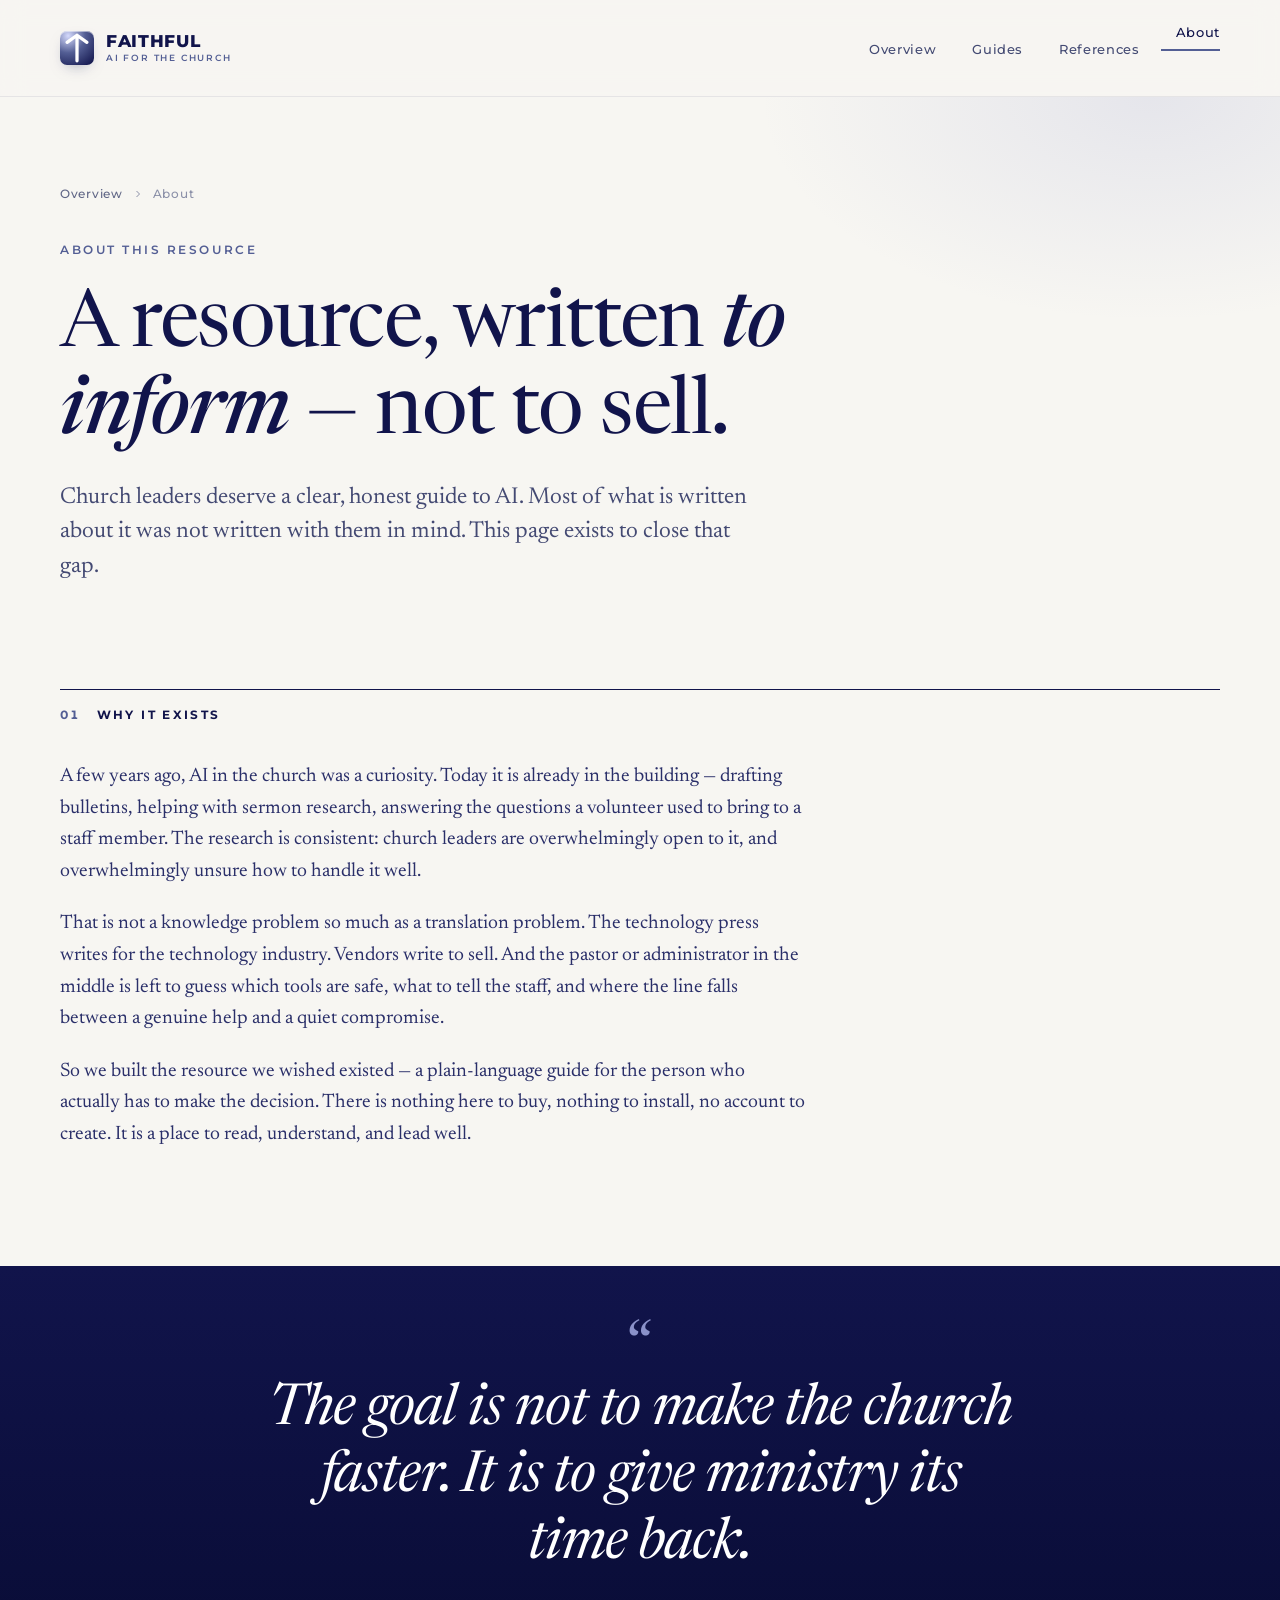
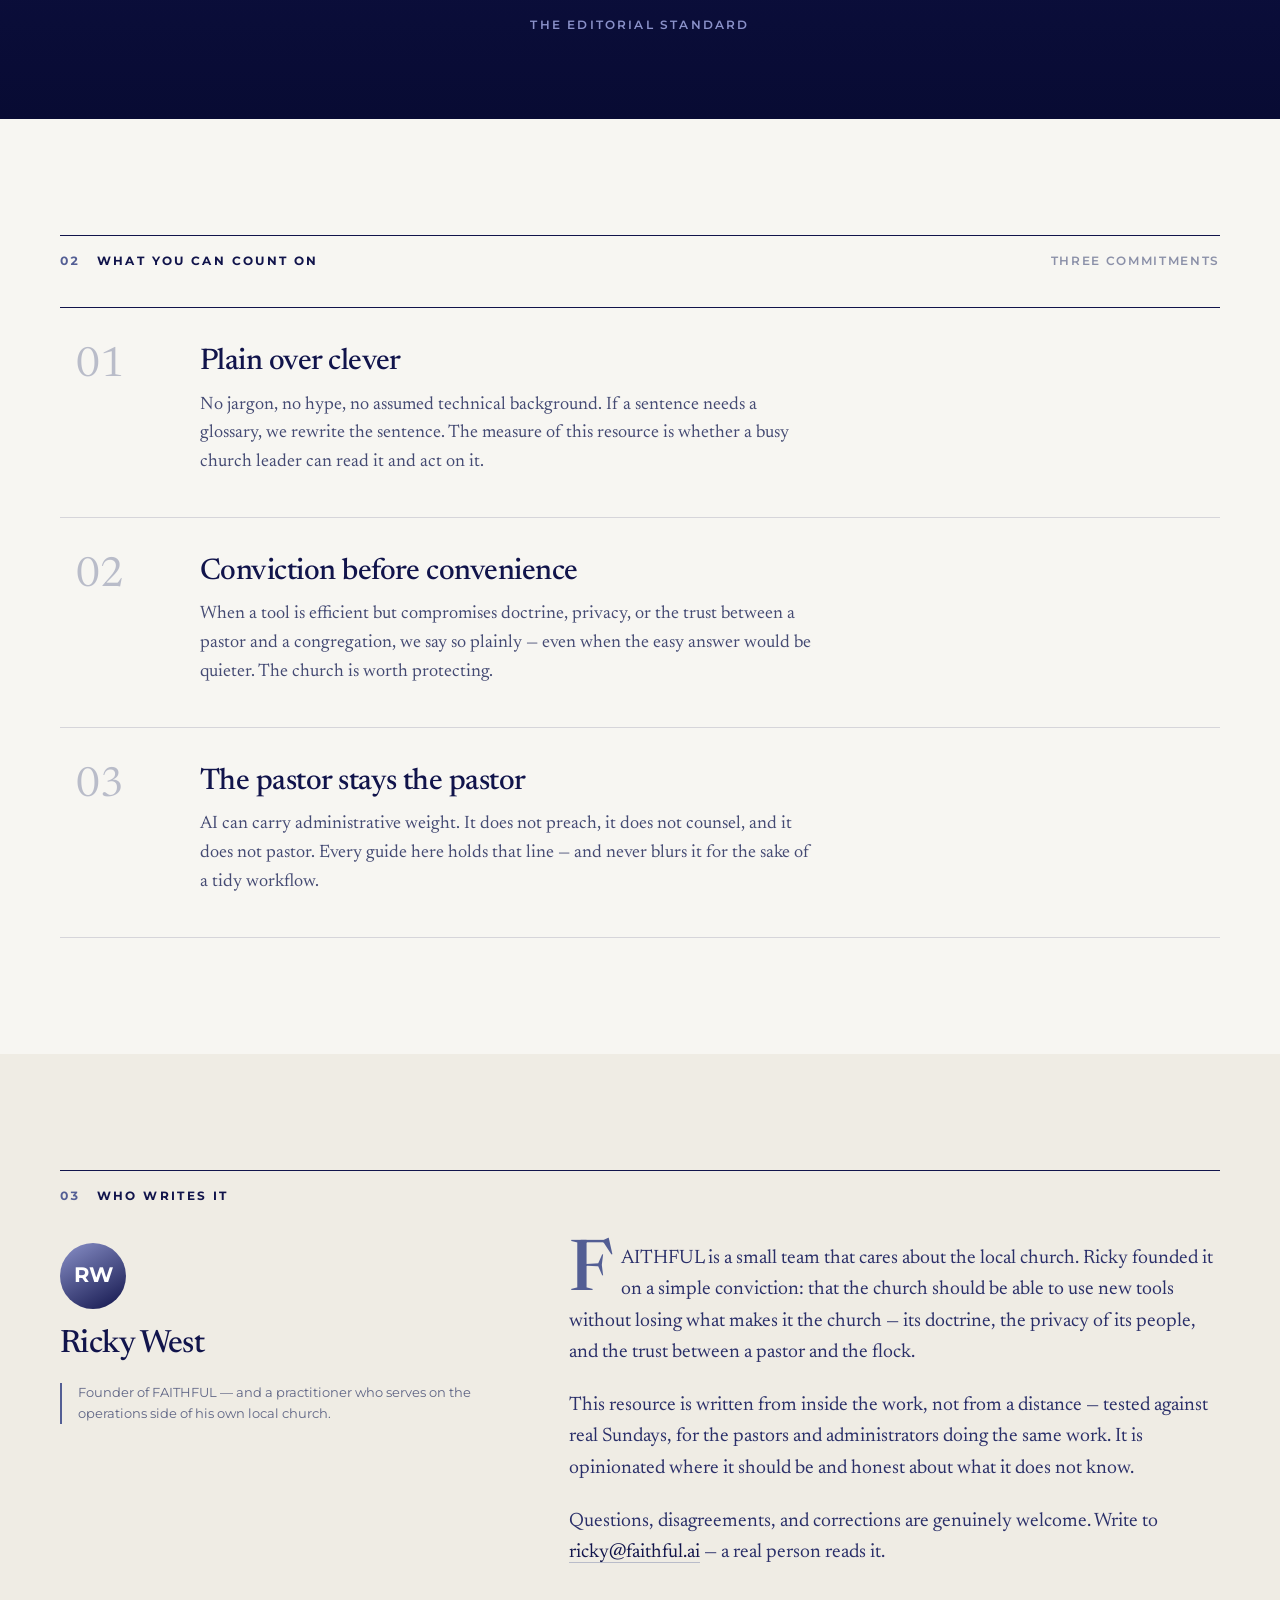
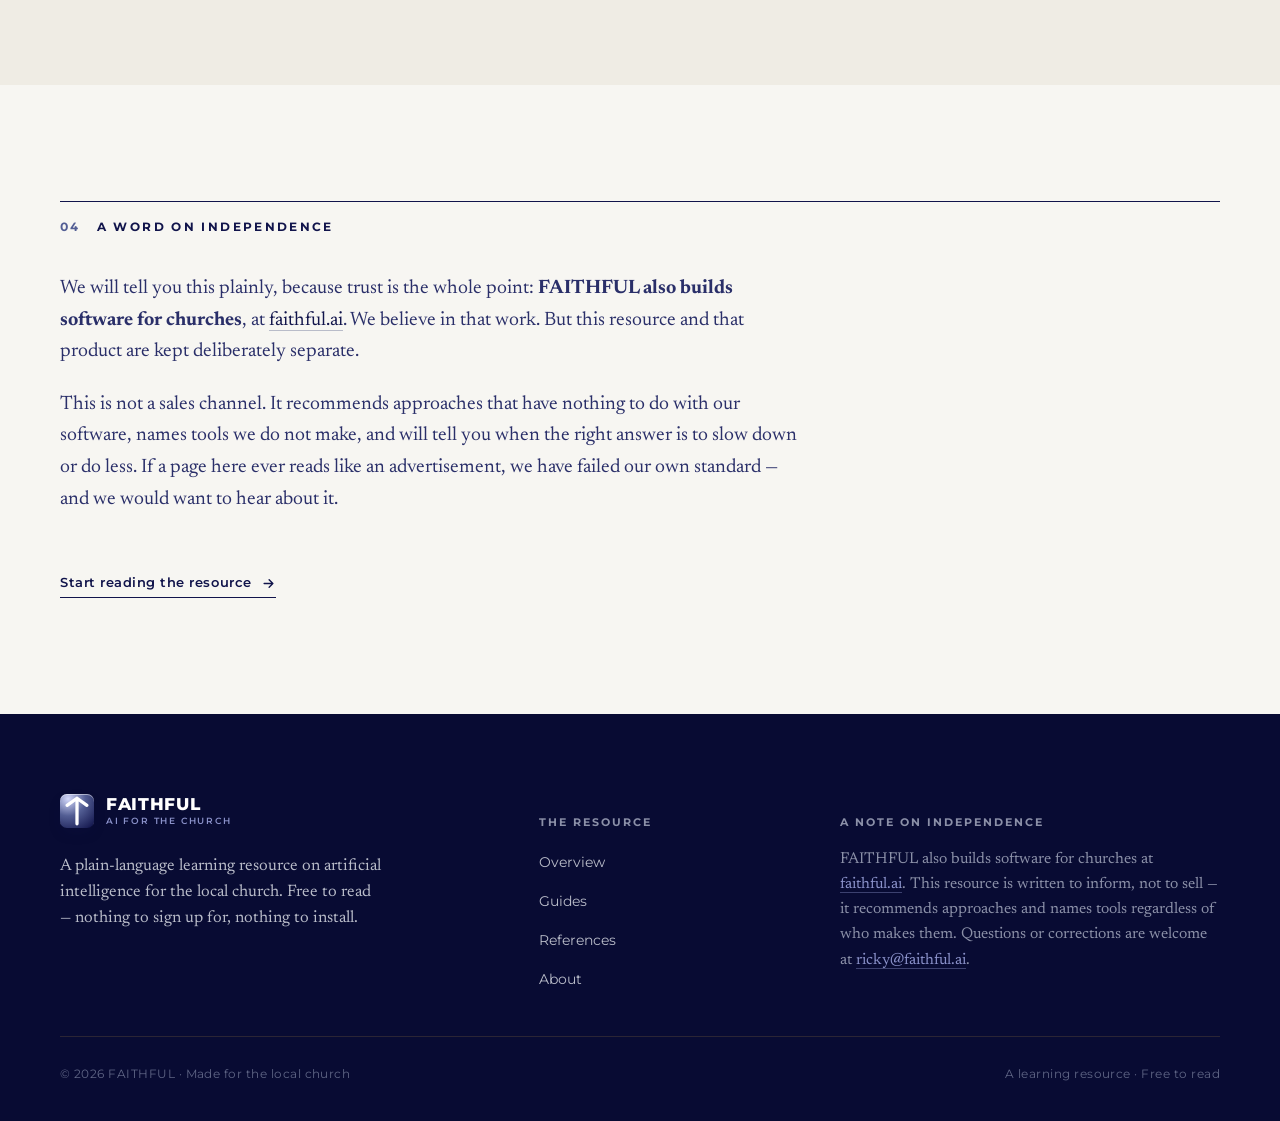
<file: about.html>
<!doctype html>
<html lang="en">
<head>
<meta charset="utf-8" />
<meta name="viewport" content="width=device-width, initial-scale=1" />
<title>About this Resource — AI for the Church | FAITHFUL</title>
<meta name="description" content="Why FAITHFUL built a free, plain-language learning resource on AI for church leaders — written to inform a decision, never to sell a product." />
<meta name="theme-color" content="#11144B" />
<link rel="canonical" href="https://learn.faithful.ai/about.html" />
<meta property="og:type" content="website" />
<meta property="og:title" content="About this Resource — AI for the Church" />
<meta property="og:description" content="Why FAITHFUL built a free, plain-language learning resource on AI for church leaders." />
<meta property="og:url" content="https://learn.faithful.ai/about.html" />
<meta property="og:site_name" content="FAITHFUL — AI for the Church" />
<meta name="twitter:card" content="summary_large_image" />

<link rel="preconnect" href="https://fonts.googleapis.com" />
<link rel="preconnect" href="https://fonts.gstatic.com" crossorigin />
<link href="https://fonts.googleapis.com/css2?family=Inter:wght@400;500;600&family=Montserrat:wght@500;600;700;800&family=Newsreader:ital,wght@0,400;0,500;1,400;1,500&display=swap" rel="stylesheet" />
<link rel="stylesheet" href="styles.css" />
</head>
<body>

<a class="skip" href="#main">Skip to content</a>

<header class="masthead" id="masthead">
  <div class="container nav-row">
    <a class="brand" href="index.html" aria-label="FAITHFUL — AI for the Church">
      <span class="brand-mark" aria-hidden="true"></span>
      <span class="brand-word">FAITHFUL<small>AI FOR THE CHURCH</small></span>
    </a>
    <button class="nav-toggle" id="navToggle" aria-label="Open menu" aria-expanded="false" aria-controls="navMenu"><span></span></button>
    <nav class="nav-menu" id="navMenu" aria-label="Primary">
      <ul class="nav-links">
        <li><a href="index.html">Overview</a></li>
        <li><a href="articles.html">Guides</a></li>
        <li><a href="resources.html">References</a></li>
        <li><a href="about.html" class="current">About</a></li>
      </ul>
    </nav>
  </div>
</header>

<main id="main">

  <section class="page-head zone-paper">
    <div class="container">
      <nav class="breadcrumb" aria-label="Breadcrumb">
        <a href="index.html">Overview</a>
        <svg viewBox="0 0 24 24" fill="none" stroke="currentColor" stroke-width="2"><path d="m9 18 6-6-6-6"/></svg>
        <span>About</span>
      </nav>
      <div class="kicker" style="margin-bottom:24px;" data-reveal><span>About this resource</span></div>
      <h1 data-reveal data-reveal-d="1">A resource, written <span class="serif-em">to inform</span> — not to sell.</h1>
      <p class="ph-intro" data-reveal data-reveal-d="2">
        Church leaders deserve a clear, honest guide to AI. Most of what is
        written about it was not written with them in mind. This page exists to
        close that gap.
      </p>
    </div>
  </section>

  <!-- WHY -->
  <section class="section zone-paper" style="padding-top:24px;">
    <div class="container">
      <div class="sec-label" data-reveal>
        <span class="num">01</span>
        <span>Why It Exists</span>
      </div>
      <div class="measure" data-reveal>
        <p>
          A few years ago, AI in the church was a curiosity. Today it is already
          in the building — drafting bulletins, helping with sermon research,
          answering the questions a volunteer used to bring to a staff member.
          The research is consistent: church leaders are overwhelmingly open to
          it, and overwhelmingly unsure how to handle it well.
        </p>
        <p>
          That is not a knowledge problem so much as a translation problem. The
          technology press writes for the technology industry. Vendors write to
          sell. And the pastor or administrator in the middle is left to guess
          which tools are safe, what to tell the staff, and where the line falls
          between a genuine help and a quiet compromise.
        </p>
        <p>
          So we built the resource we wished existed — a plain-language guide for
          the person who actually has to make the decision. There is nothing here
          to buy, nothing to install, no account to create. It is a place to read,
          understand, and lead well.
        </p>
      </div>
    </div>
  </section>

  <!-- QUOTE -->
  <section class="section tight zone-navy bigquote">
    <div class="container">
      <div data-reveal>
        <span class="bq-mark" aria-hidden="true">&ldquo;</span>
        <blockquote>
          The goal is not to make the church faster. It is to give ministry its
          time back.
        </blockquote>
        <cite>The editorial standard</cite>
      </div>
    </div>
  </section>

  <!-- COMMITMENTS -->
  <section class="section zone-paper">
    <div class="container">
      <div class="sec-label" data-reveal>
        <span class="num">02</span>
        <span>What You Can Count On</span>
        <span class="spacer"></span>
        <span class="aside">Three commitments</span>
      </div>
      <div class="dossier" style="margin-top:8px;">
        <article class="dossier-row" data-reveal>
          <div class="dossier-no">01</div>
          <div class="dossier-main">
            <h3>Plain over clever</h3>
            <p class="d-body">
              No jargon, no hype, no assumed technical background. If a sentence
              needs a glossary, we rewrite the sentence. The measure of this
              resource is whether a busy church leader can read it and act on it.
            </p>
          </div>
        </article>
        <article class="dossier-row" data-reveal>
          <div class="dossier-no">02</div>
          <div class="dossier-main">
            <h3>Conviction before convenience</h3>
            <p class="d-body">
              When a tool is efficient but compromises doctrine, privacy, or the
              trust between a pastor and a congregation, we say so plainly — even
              when the easy answer would be quieter. The church is worth
              protecting.
            </p>
          </div>
        </article>
        <article class="dossier-row" data-reveal>
          <div class="dossier-no">03</div>
          <div class="dossier-main">
            <h3>The pastor stays the pastor</h3>
            <p class="d-body">
              AI can carry administrative weight. It does not preach, it does not
              counsel, and it does not pastor. Every guide here holds that line —
              and never blurs it for the sake of a tidy workflow.
            </p>
          </div>
        </article>
      </div>
    </div>
  </section>

  <!-- WHO -->
  <section class="section zone-warm">
    <div class="container">
      <div class="sec-label" data-reveal>
        <span class="num">03</span>
        <span>Who Writes It</span>
      </div>
      <div class="spread">
        <div class="spread-aside" data-reveal>
          <div class="avatar is-lg" aria-hidden="true" style="margin-bottom:18px;">RW</div>
          <h2 style="font-size:2rem;">Ricky West</h2>
          <p class="spread-note" style="margin-top:14px;">
            Founder of FAITHFUL — and a practitioner who serves on the operations
            side of his own local church.
          </p>
        </div>
        <div class="spread-body" data-reveal data-reveal-d="1">
          <p class="big-first">
            FAITHFUL is a small team that cares about the local church. Ricky
            founded it on a simple conviction: that the church should be able to
            use new tools without losing what makes it the church — its doctrine,
            the privacy of its people, and the trust between a pastor and the
            flock.
          </p>
          <p>
            This resource is written from inside the work, not from a distance —
            tested against real Sundays, for the pastors and administrators doing
            the same work. It is opinionated where it should be and honest about
            what it does not know.
          </p>
          <p>
            Questions, disagreements, and corrections are genuinely welcome.
            Write to <a class="inline-link" href="mailto:ricky@faithful.ai">ricky@faithful.ai</a> —
            a real person reads it.
          </p>
        </div>
      </div>
    </div>
  </section>

  <!-- INDEPENDENCE -->
  <section class="section zone-paper">
    <div class="container">
      <div class="sec-label" data-reveal>
        <span class="num">04</span>
        <span>A Word on Independence</span>
      </div>
      <div class="measure" data-reveal>
        <p>
          We will tell you this plainly, because trust is the whole point:
          <strong>FAITHFUL also builds software for churches</strong>, at
          <a class="inline-link" href="https://faithful.ai/">faithful.ai</a>. We
          believe in that work. But this resource and that product are kept
          deliberately separate.
        </p>
        <p>
          This is not a sales channel. It recommends approaches that have nothing
          to do with our software, names tools we do not make, and will tell you
          when the right answer is to slow down or do less. If a page here ever
          reads like an advertisement, we have failed our own standard — and we
          would want to hear about it.
        </p>
      </div>
      <div class="section-foot" data-reveal>
        <a class="tlink" href="index.html">
          Start reading the resource
          <svg viewBox="0 0 24 24" fill="none" stroke="currentColor" stroke-width="2.2" stroke-linecap="round" stroke-linejoin="round"><path d="M5 12h14M13 6l6 6-6 6"/></svg>
        </a>
      </div>
    </div>
  </section>

</main>

<footer class="colophon">
  <div class="container">
    <div class="colophon-top">
      <div>
        <a class="brand" href="index.html" aria-label="FAITHFUL home">
          <span class="brand-mark" aria-hidden="true"></span>
          <span class="brand-word">FAITHFUL<small>AI FOR THE CHURCH</small></span>
        </a>
        <p class="colophon-blurb">
          A plain-language learning resource on artificial intelligence for the
          local church. Free to read — nothing to sign up for, nothing to install.
        </p>
      </div>
      <nav aria-label="Footer">
        <h5>The Resource</h5>
        <ul>
          <li><a href="index.html">Overview</a></li>
          <li><a href="articles.html">Guides</a></li>
          <li><a href="resources.html">References</a></li>
          <li><a href="about.html">About</a></li>
        </ul>
      </nav>
      <div>
        <h5>A note on independence</h5>
        <p class="colophon-note">
          FAITHFUL also builds software for churches at <a href="https://faithful.ai/">faithful.ai</a>.
          This resource is written to inform, not to sell — it recommends
          approaches and names tools regardless of who makes them. Questions or
          corrections are welcome at <a href="mailto:ricky@faithful.ai">ricky@faithful.ai</a>.
        </p>
      </div>
    </div>
    <div class="colophon-base">
      <span>&copy; <span id="yr"></span> FAITHFUL &middot; Made for the local church</span>
      <span>A learning resource &middot; Free to read</span>
    </div>
  </div>
</footer>

<script src="main.js"></script>
</body>
</html>
</file>
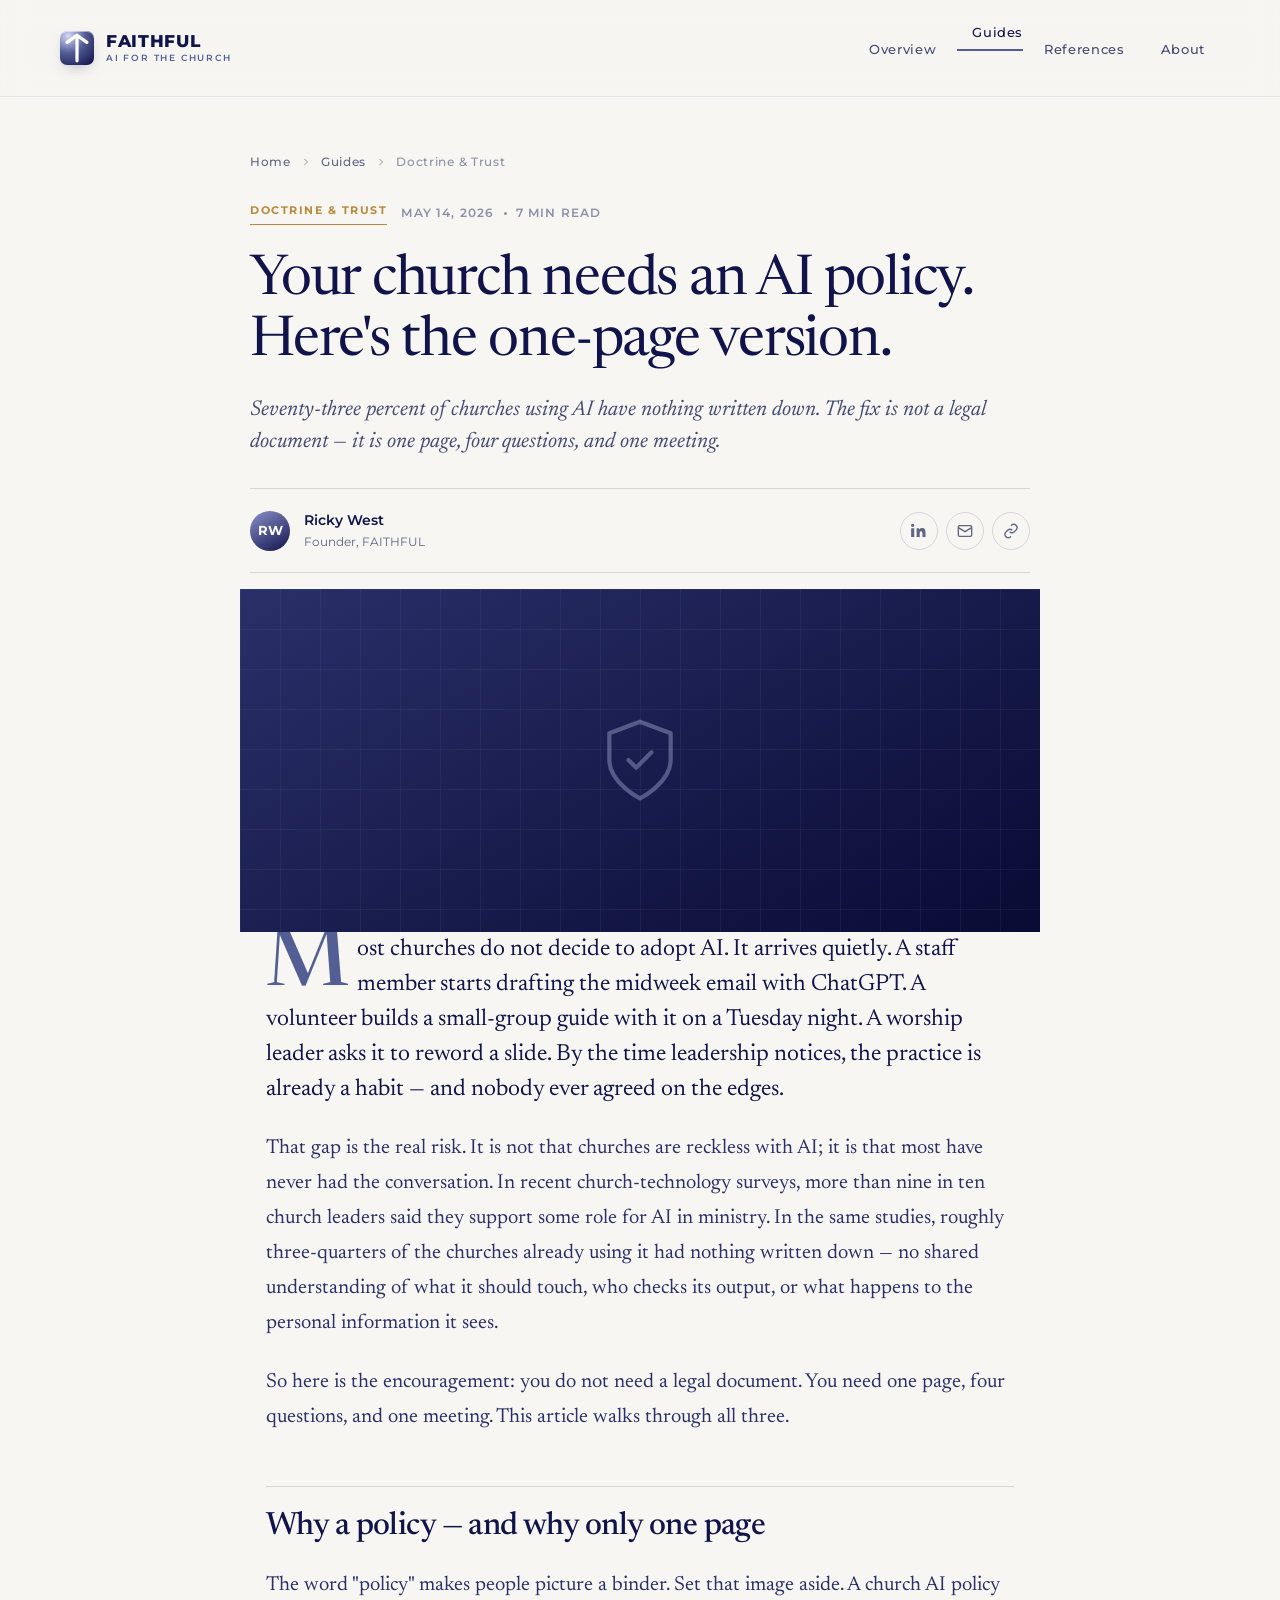
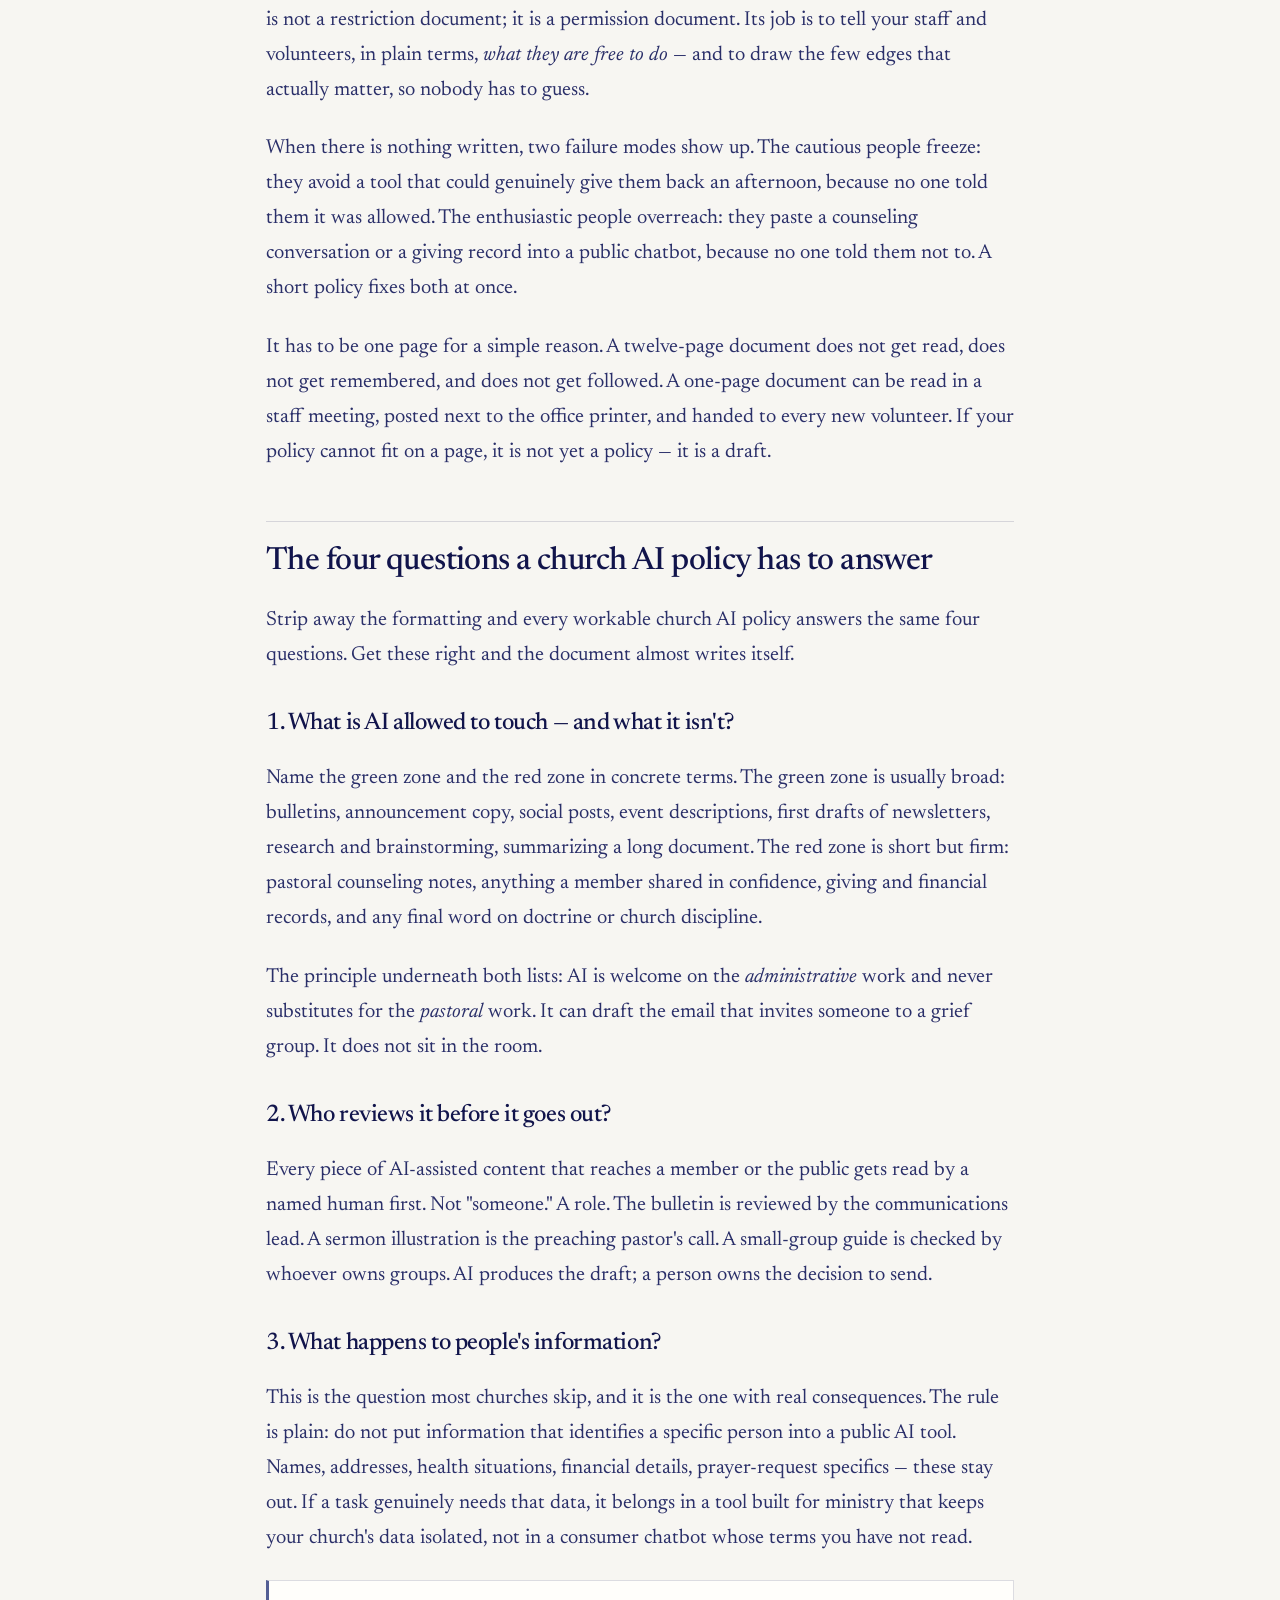
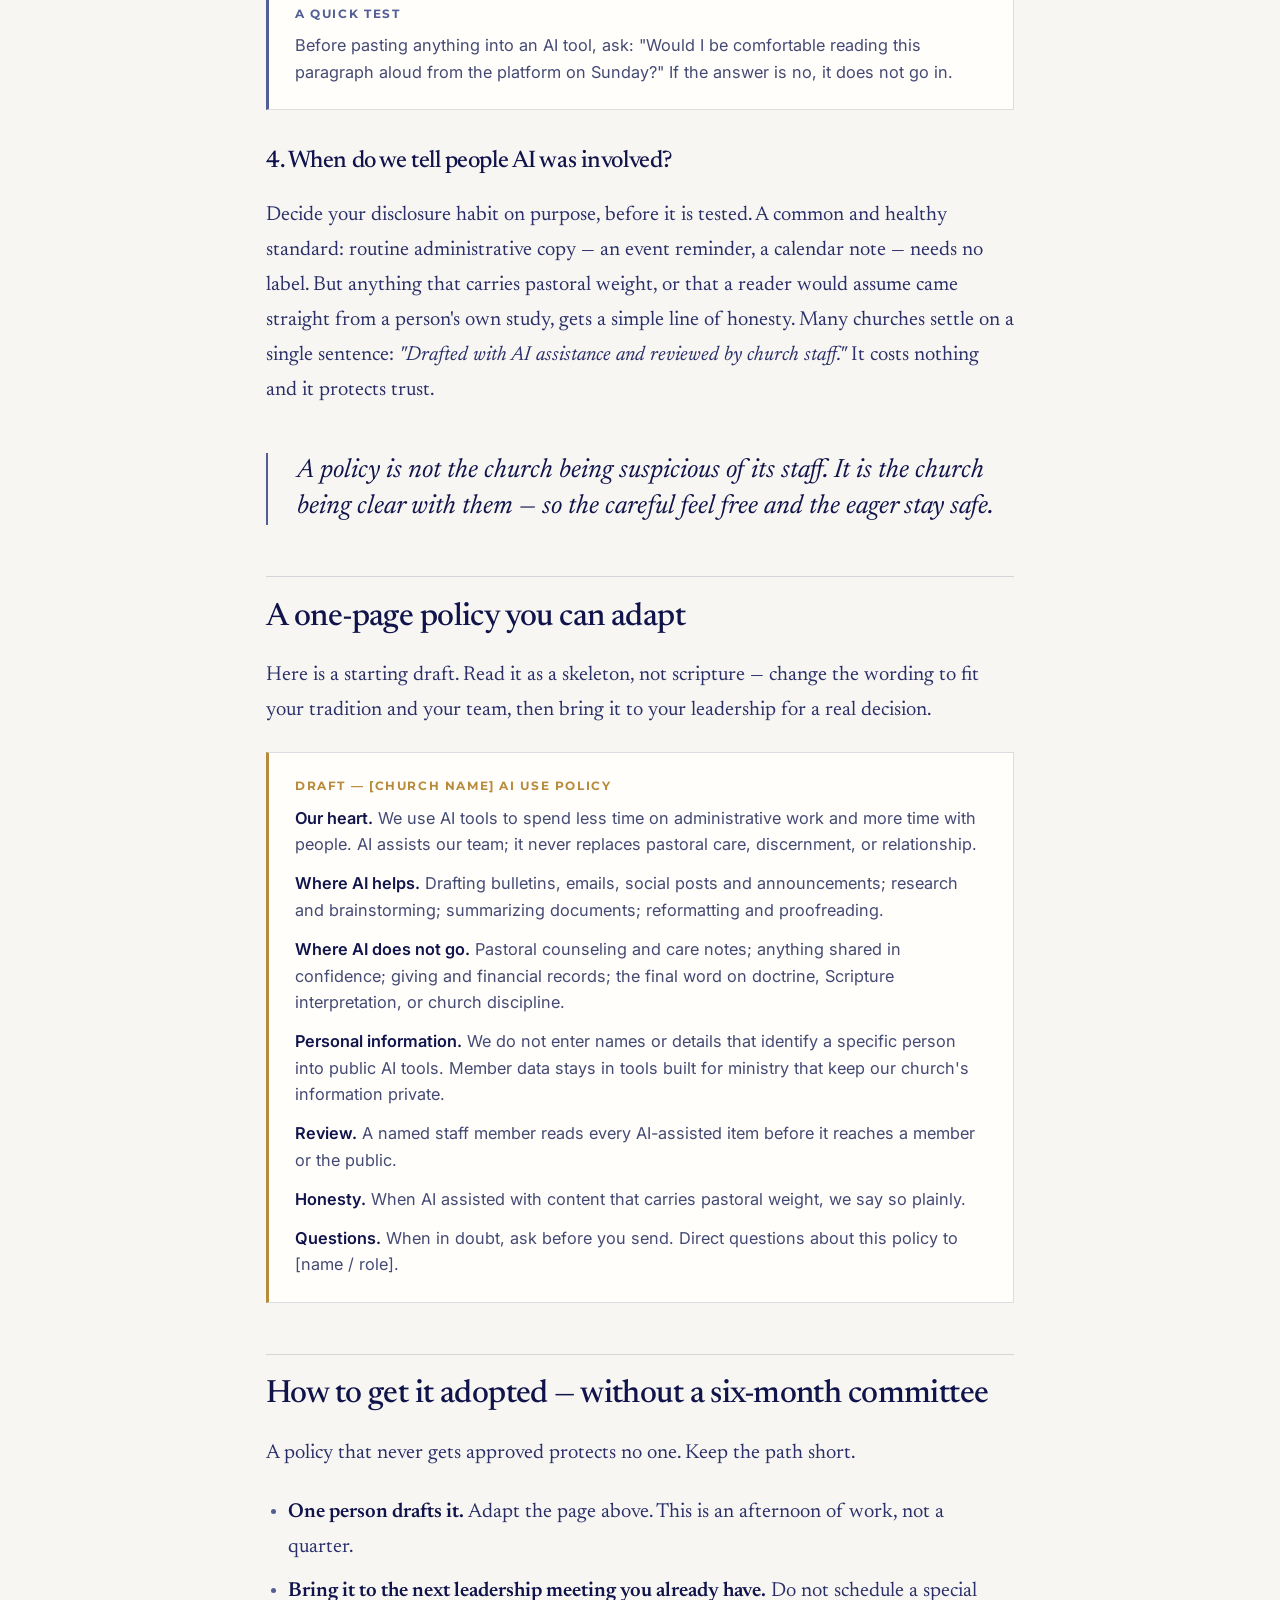
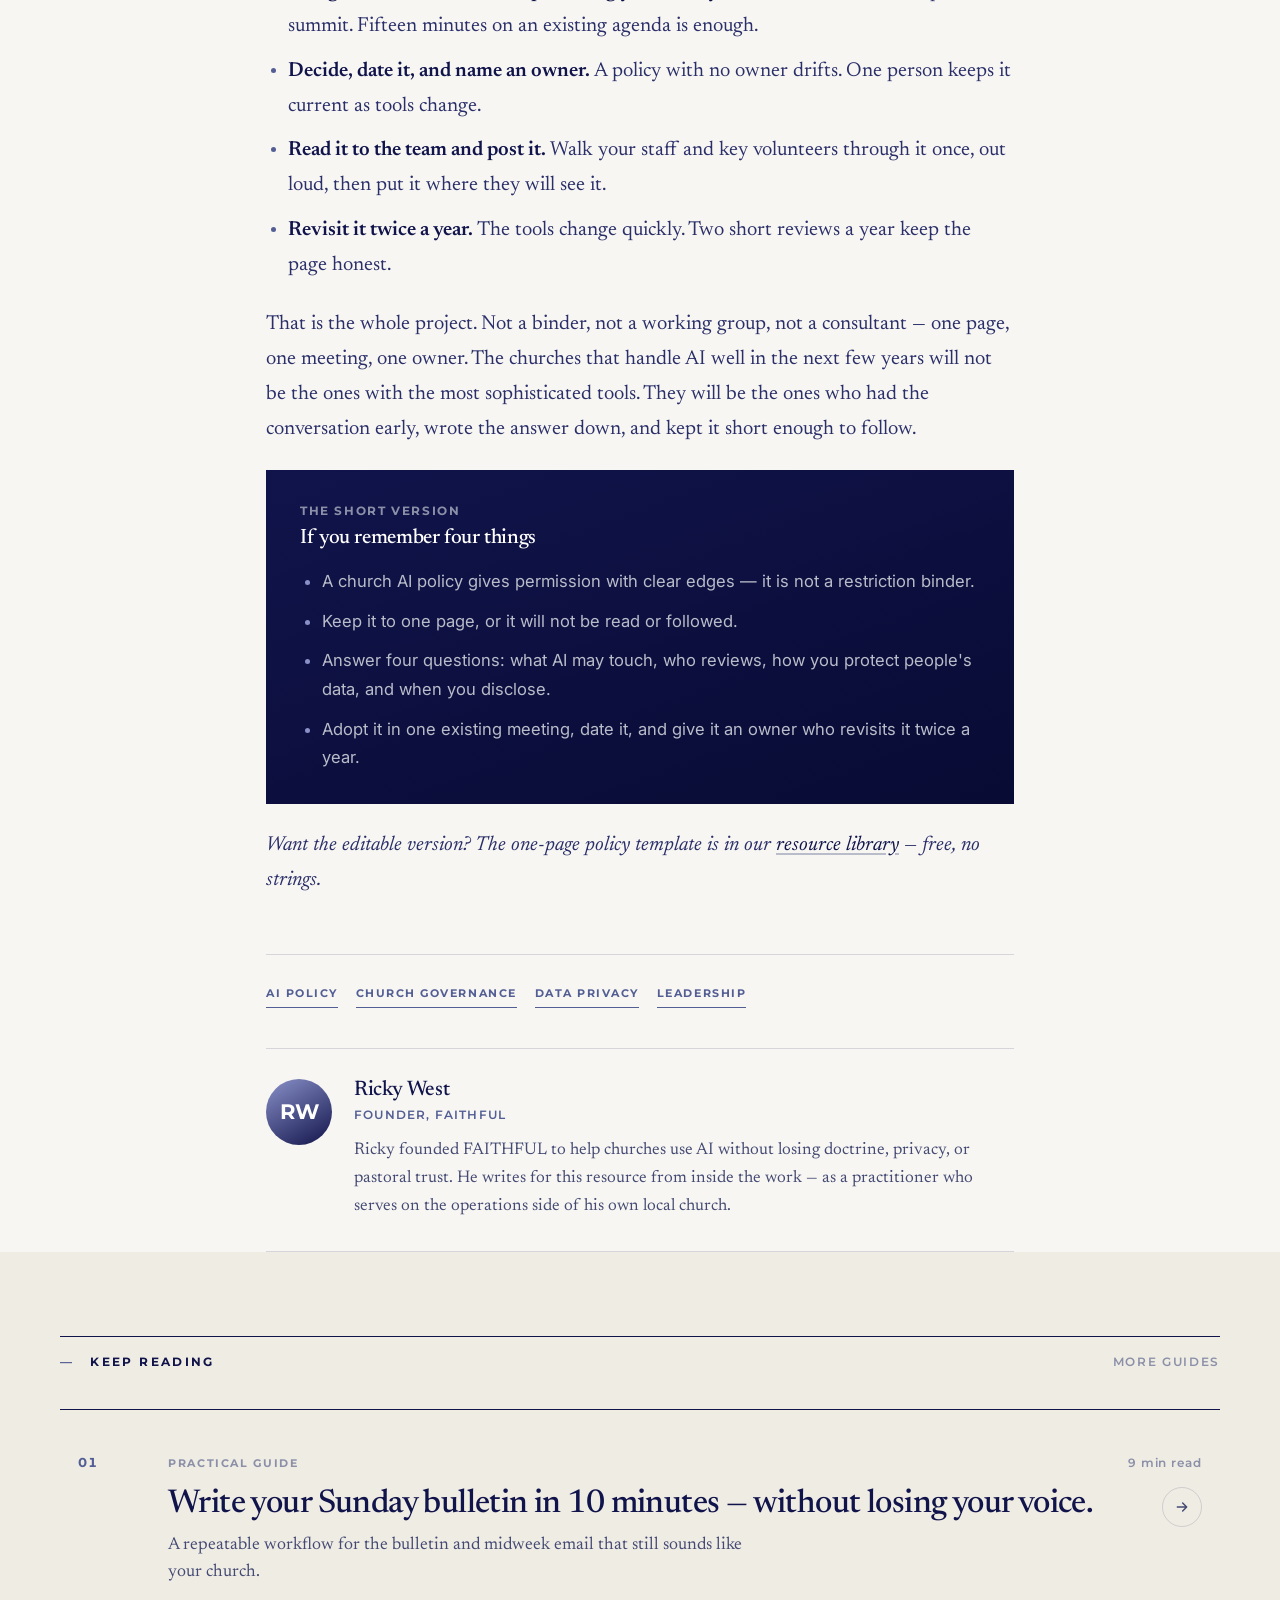
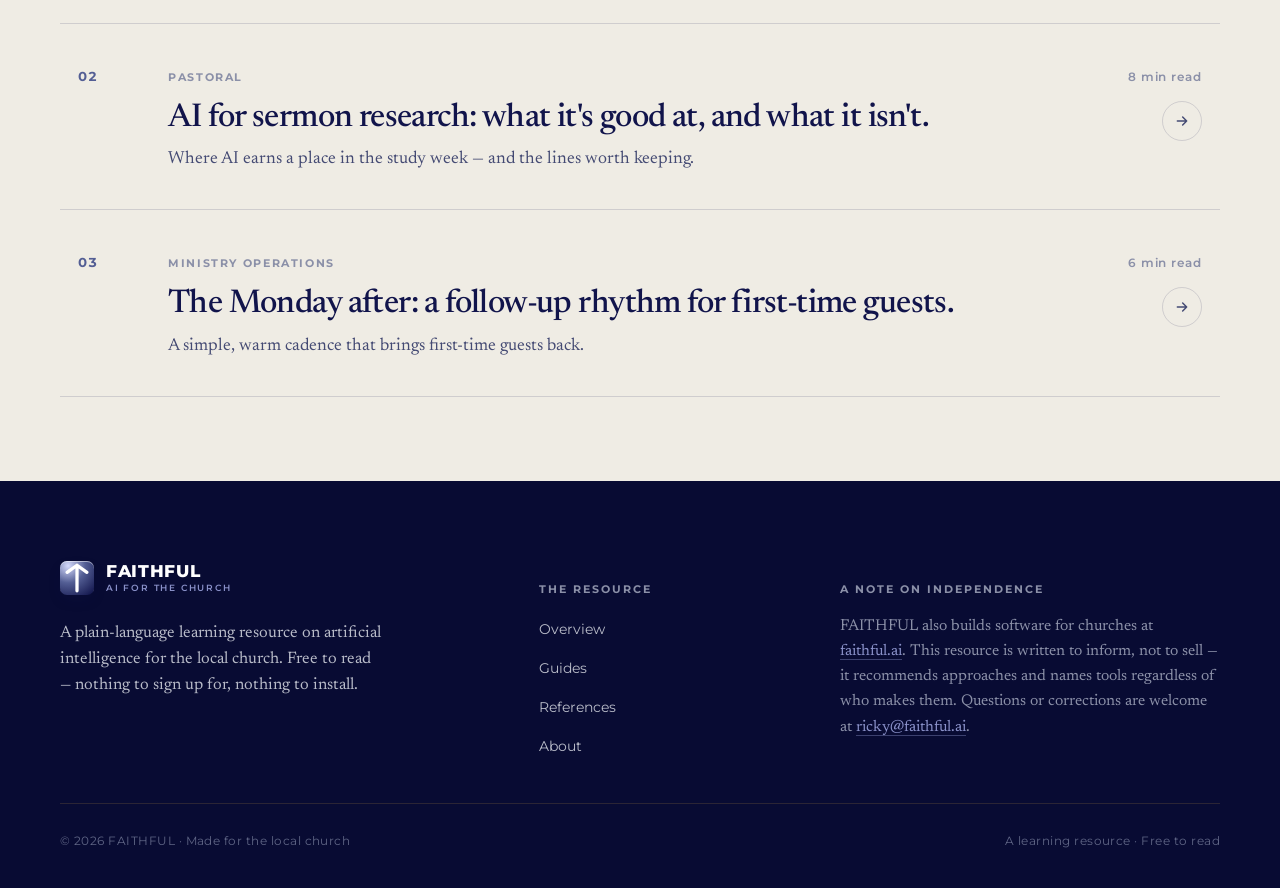
<file: article-ai-policy.html>
<!doctype html>
<html lang="en">
<head>
<meta charset="utf-8" />
<meta name="viewport" content="width=device-width, initial-scale=1" />
<title>Your church needs an AI policy. Here's the one-page version. | FAITHFUL — AI for the Church</title>
<meta name="description" content="Seventy-three percent of churches using AI have nothing written down. Here is a plain-language, one-page AI policy your leadership can adopt this month — and the four questions it has to answer." />
<meta name="theme-color" content="#11144B" />
<link rel="canonical" href="https://learn.faithful.ai/article-ai-policy.html" />

<meta property="og:type" content="article" />
<meta property="og:title" content="Your church needs an AI policy. Here's the one-page version." />
<meta property="og:description" content="A plain-language, one-page AI policy your leadership can adopt this month — and the four questions it has to answer." />
<meta property="og:url" content="https://learn.faithful.ai/article-ai-policy.html" />
<meta property="og:site_name" content="FAITHFUL — AI for the Church" />
<meta name="twitter:card" content="summary_large_image" />

<script type="application/ld+json">
{
  "@context": "https://schema.org",
  "@type": "Article",
  "headline": "Your church needs an AI policy. Here's the one-page version.",
  "description": "A plain-language, one-page AI policy your leadership can adopt this month.",
  "author": { "@type": "Person", "name": "Ricky West" },
  "publisher": { "@type": "Organization", "name": "FAITHFUL" },
  "datePublished": "2026-05-14",
  "articleSection": "Doctrine & Trust"
}
</script>

<link rel="preconnect" href="https://fonts.googleapis.com" />
<link rel="preconnect" href="https://fonts.gstatic.com" crossorigin />
<link href="https://fonts.googleapis.com/css2?family=Inter:wght@400;500;600&family=Montserrat:wght@500;600;700;800&family=Newsreader:ital,wght@0,400;0,500;1,400;1,500&display=swap" rel="stylesheet" />
<link rel="stylesheet" href="styles.css" />
</head>
<body>

<a class="skip" href="#main">Skip to content</a>
<div class="read-progress" id="readProgress" aria-hidden="true"></div>

<header class="masthead" id="masthead">
  <div class="container nav-row">
    <a class="brand" href="index.html" aria-label="FAITHFUL — AI for the Church">
      <span class="brand-mark" aria-hidden="true"></span>
      <span class="brand-word">FAITHFUL<small>AI FOR THE CHURCH</small></span>
    </a>
    <button class="nav-toggle" id="navToggle" aria-label="Open menu" aria-expanded="false" aria-controls="navMenu"><span></span></button>
    <nav class="nav-menu" id="navMenu" aria-label="Primary">
      <ul class="nav-links">
        <li><a href="index.html">Overview</a></li>
        <li><a href="articles.html" class="current">Guides</a></li>
        <li><a href="resources.html">References</a></li>
        <li><a href="about.html">About</a></li>
      </ul>
    </nav>
  </div>
</header>

<main id="main">

  <article>
    <!-- ARTICLE HERO -->
    <div class="article-hero">
      <div class="container">
        <nav class="breadcrumb" aria-label="Breadcrumb">
          <a href="index.html">Home</a>
          <svg viewBox="0 0 24 24" fill="none" stroke="currentColor" stroke-width="2"><path d="m9 18 6-6-6-6"/></svg>
          <a href="articles.html">Guides</a>
          <svg viewBox="0 0 24 24" fill="none" stroke="currentColor" stroke-width="2"><path d="m9 18 6-6-6-6"/></svg>
          <span>Doctrine &amp; Trust</span>
        </nav>
        <div class="ah-tagrow">
          <span class="tag is-gold">Doctrine &amp; Trust</span>
          <span class="meta-row">May 14, 2026<span class="dot-sep" aria-hidden="true"></span>7 min read</span>
        </div>
        <h1>Your church needs an AI policy. Here's the one-page version.</h1>
        <p class="ah-dek">
          Seventy-three percent of churches using AI have nothing written down.
          The fix is not a legal document — it is one page, four questions, and
          one meeting.
        </p>
        <div class="ah-byline">
          <span class="avatar" aria-hidden="true">RW</span>
          <div>
            <div class="byline-name">Ricky West</div>
            <div class="byline-sub">Founder, FAITHFUL</div>
          </div>
          <div class="ah-share" aria-label="Share this article">
            <button class="share-btn" data-share="linkedin" aria-label="Share on LinkedIn">
              <svg viewBox="0 0 24 24" fill="currentColor"><path d="M4.98 3.5C4.98 4.88 3.87 6 2.5 6S0 4.88 0 3.5 1.12 1 2.5 1s2.48 1.12 2.48 2.5ZM.2 8h4.6v13H.2V8Zm7.4 0h4.4v1.8h.06c.6-1.14 2.08-2.34 4.28-2.34 4.58 0 5.42 3 5.42 6.9V21h-4.6v-5.7c0-1.36-.02-3.1-1.9-3.1-1.9 0-2.2 1.48-2.2 3v5.8h-4.6V8Z"/></svg>
            </button>
            <button class="share-btn" data-share="email" aria-label="Share by email">
              <svg viewBox="0 0 24 24" fill="none" stroke="currentColor" stroke-width="2"><rect x="2" y="4" width="20" height="16" rx="2"/><path d="m22 7-10 6L2 7"/></svg>
            </button>
            <button class="share-btn" data-share="copy" aria-label="Copy link">
              <svg viewBox="0 0 24 24" fill="none" stroke="currentColor" stroke-width="2"><path d="M10 13a5 5 0 0 0 7 0l3-3a5 5 0 0 0-7-7l-1 1"/><path d="M14 11a5 5 0 0 0-7 0l-3 3a5 5 0 0 0 7 7l1-1"/></svg>
            </button>
          </div>
        </div>
      </div>
    </div>

    <div class="container container-narrow">
      <figure class="article-figure" data-reveal>
        <span class="af-glyph" aria-hidden="true">
          <svg viewBox="0 0 24 24" fill="none" stroke="currentColor" stroke-width="1.1" stroke-linecap="round" stroke-linejoin="round"><path d="M12 22s8-4 8-10V5l-8-3-8 3v7c0 6 8 10 8 10Z"/><path d="m9 12 2 2 4-4"/></svg>
        </span>
      </figure>
    </div>

    <!-- PROSE -->
    <div class="container">
      <div class="prose">
        <p class="lead">
          Most churches do not decide to adopt AI. It arrives quietly. A staff
          member starts drafting the midweek email with ChatGPT. A volunteer
          builds a small-group guide with it on a Tuesday night. A worship leader
          asks it to reword a slide. By the time leadership notices, the practice
          is already a habit — and nobody ever agreed on the edges.
        </p>
        <p>
          That gap is the real risk. It is not that churches are reckless with
          AI; it is that most have never had the conversation. In recent
          church-technology surveys, more than nine in ten church leaders said
          they support some role for AI in ministry. In the same studies, roughly
          three-quarters of the churches already using it had nothing written
          down — no shared understanding of what it should touch, who checks its
          output, or what happens to the personal information it sees.
        </p>
        <p>
          So here is the encouragement: you do not need a legal document. You
          need one page, four questions, and one meeting. This article walks
          through all three.
        </p>

        <h2>Why a policy — and why only one page</h2>
        <p>
          The word "policy" makes people picture a binder. Set that image aside.
          A church AI policy is not a restriction document; it is a permission
          document. Its job is to tell your staff and volunteers, in plain terms,
          <em>what they are free to do</em> — and to draw the few edges that
          actually matter, so nobody has to guess.
        </p>
        <p>
          When there is nothing written, two failure modes show up. The cautious
          people freeze: they avoid a tool that could genuinely give them back an
          afternoon, because no one told them it was allowed. The enthusiastic
          people overreach: they paste a counseling conversation or a giving
          record into a public chatbot, because no one told them not to. A short
          policy fixes both at once.
        </p>
        <p>
          It has to be one page for a simple reason. A twelve-page document does
          not get read, does not get remembered, and does not get followed. A
          one-page document can be read in a staff meeting, posted next to the
          office printer, and handed to every new volunteer. If your policy
          cannot fit on a page, it is not yet a policy — it is a draft.
        </p>

        <h2>The four questions a church AI policy has to answer</h2>
        <p>
          Strip away the formatting and every workable church AI policy answers
          the same four questions. Get these right and the document almost writes
          itself.
        </p>

        <h3>1. What is AI allowed to touch — and what it isn't?</h3>
        <p>
          Name the green zone and the red zone in concrete terms. The green zone
          is usually broad: bulletins, announcement copy, social posts, event
          descriptions, first drafts of newsletters, research and brainstorming,
          summarizing a long document. The red zone is short but firm: pastoral
          counseling notes, anything a member shared in confidence, giving and
          financial records, and any final word on doctrine or church discipline.
        </p>
        <p>
          The principle underneath both lists: AI is welcome on the
          <em>administrative</em> work and never substitutes for the
          <em>pastoral</em> work. It can draft the email that invites someone to
          a grief group. It does not sit in the room.
        </p>

        <h3>2. Who reviews it before it goes out?</h3>
        <p>
          Every piece of AI-assisted content that reaches a member or the public
          gets read by a named human first. Not "someone." A role. The bulletin
          is reviewed by the communications lead. A sermon illustration is the
          preaching pastor's call. A small-group guide is checked by whoever owns
          groups. AI produces the draft; a person owns the decision to send.
        </p>

        <h3>3. What happens to people's information?</h3>
        <p>
          This is the question most churches skip, and it is the one with real
          consequences. The rule is plain: do not put information that identifies
          a specific person into a public AI tool. Names, addresses, health
          situations, financial details, prayer-request specifics — these stay
          out. If a task genuinely needs that data, it belongs in a tool built
          for ministry that keeps your church's data isolated, not in a consumer
          chatbot whose terms you have not read.
        </p>

        <div class="callout is-cobalt">
          <div class="callout-title">A quick test</div>
          <p>
            Before pasting anything into an AI tool, ask: "Would I be comfortable
            reading this paragraph aloud from the platform on Sunday?" If the
            answer is no, it does not go in.
          </p>
        </div>

        <h3>4. When do we tell people AI was involved?</h3>
        <p>
          Decide your disclosure habit on purpose, before it is tested. A common
          and healthy standard: routine administrative copy — an event reminder,
          a calendar note — needs no label. But anything that carries pastoral
          weight, or that a reader would assume came straight from a person's
          own study, gets a simple line of honesty. Many churches settle on a
          single sentence: <em>"Drafted with AI assistance and reviewed by church
          staff."</em> It costs nothing and it protects trust.
        </p>

        <blockquote class="pull">
          A policy is not the church being suspicious of its staff. It is the
          church being clear with them — so the careful feel free and the eager
          stay safe.
        </blockquote>

        <h2>A one-page policy you can adapt</h2>
        <p>
          Here is a starting draft. Read it as a skeleton, not scripture — change
          the wording to fit your tradition and your team, then bring it to your
          leadership for a real decision.
        </p>

        <div class="callout">
          <div class="callout-title">Draft — [Church name] AI use policy</div>
          <p>
            <strong>Our heart.</strong> We use AI tools to spend less time on
            administrative work and more time with people. AI assists our team;
            it never replaces pastoral care, discernment, or relationship.
          </p>
          <p>
            <strong>Where AI helps.</strong> Drafting bulletins, emails, social
            posts and announcements; research and brainstorming; summarizing
            documents; reformatting and proofreading.
          </p>
          <p>
            <strong>Where AI does not go.</strong> Pastoral counseling and care
            notes; anything shared in confidence; giving and financial records;
            the final word on doctrine, Scripture interpretation, or church
            discipline.
          </p>
          <p>
            <strong>Personal information.</strong> We do not enter names or
            details that identify a specific person into public AI tools.
            Member data stays in tools built for ministry that keep our church's
            information private.
          </p>
          <p>
            <strong>Review.</strong> A named staff member reads every
            AI-assisted item before it reaches a member or the public.
          </p>
          <p>
            <strong>Honesty.</strong> When AI assisted with content that carries
            pastoral weight, we say so plainly.
          </p>
          <p>
            <strong>Questions.</strong> When in doubt, ask before you send.
            Direct questions about this policy to [name / role].
          </p>
        </div>

        <h2>How to get it adopted — without a six-month committee</h2>
        <p>
          A policy that never gets approved protects no one. Keep the path short.
        </p>
        <ul>
          <li>
            <strong>One person drafts it.</strong> Adapt the page above. This is
            an afternoon of work, not a quarter.
          </li>
          <li>
            <strong>Bring it to the next leadership meeting you already have.</strong>
            Do not schedule a special summit. Fifteen minutes on an existing
            agenda is enough.
          </li>
          <li>
            <strong>Decide, date it, and name an owner.</strong> A policy with no
            owner drifts. One person keeps it current as tools change.
          </li>
          <li>
            <strong>Read it to the team and post it.</strong> Walk your staff and
            key volunteers through it once, out loud, then put it where they
            will see it.
          </li>
          <li>
            <strong>Revisit it twice a year.</strong> The tools change quickly.
            Two short reviews a year keep the page honest.
          </li>
        </ul>
        <p>
          That is the whole project. Not a binder, not a working group, not a
          consultant — one page, one meeting, one owner. The churches that handle
          AI well in the next few years will not be the ones with the most
          sophisticated tools. They will be the ones who had the conversation
          early, wrote the answer down, and kept it short enough to follow.
        </p>

        <div class="key-takeaways">
          <div class="callout-title">The short version</div>
          <h4>If you remember four things</h4>
          <ul>
            <li>A church AI policy gives permission with clear edges — it is not a restriction binder.</li>
            <li>Keep it to one page, or it will not be read or followed.</li>
            <li>Answer four questions: what AI may touch, who reviews, how you protect people's data, and when you disclose.</li>
            <li>Adopt it in one existing meeting, date it, and give it an owner who revisits it twice a year.</li>
          </ul>
        </div>

        <p>
          <em>Want the editable version? The one-page policy template is in our
          <a href="resources.html">resource library</a> — free, no strings.</em>
        </p>
      </div>

      <!-- ARTICLE FOOT -->
      <div class="article-foot">
        <div class="tag-list">
          <span class="tag">AI Policy</span>
          <span class="tag">Church Governance</span>
          <span class="tag">Data Privacy</span>
          <span class="tag">Leadership</span>
        </div>
      </div>

      <!-- AUTHOR BIO -->
      <aside class="author-bio">
        <span class="avatar is-lg" aria-hidden="true">RW</span>
        <div>
          <h4>Ricky West</h4>
          <div class="ab-role">Founder, FAITHFUL</div>
          <p>
            Ricky founded FAITHFUL to help churches use AI without losing
            doctrine, privacy, or pastoral trust. He writes for this resource from
            inside the work — as a practitioner who serves on the operations
            side of his own local church.
          </p>
        </div>
      </aside>
    </div>

    <!-- RELATED -->
    <section class="section tight zone-warm">
      <div class="container">
        <div class="sec-label">
          <span class="num">&#8212;</span>
          <span>Keep Reading</span>
          <span class="spacer"></span>
          <span class="aside">More guides</span>
        </div>
        <div class="toc">
          <a class="toc-row" href="article-bulletin.html">
            <span class="toc-no">01</span>
            <div class="toc-main">
              <span class="toc-cat">Practical Guide</span>
              <h3>Write your Sunday bulletin in 10 minutes — without losing your voice.</h3>
              <p class="toc-dek">A repeatable workflow for the bulletin and midweek email that still sounds like your church.</p>
            </div>
            <div class="toc-meta">
              <span>9 min read</span>
              <span class="toc-arrow" aria-hidden="true"><svg viewBox="0 0 24 24" fill="none" stroke="currentColor" stroke-width="2.2" stroke-linecap="round" stroke-linejoin="round"><path d="M5 12h14M13 6l6 6-6 6"/></svg></span>
            </div>
          </a>
          <a class="toc-row" href="article-sermon-research.html">
            <span class="toc-no">02</span>
            <div class="toc-main">
              <span class="toc-cat">Pastoral</span>
              <h3>AI for sermon research: what it's good at, and what it isn't.</h3>
              <p class="toc-dek">Where AI earns a place in the study week — and the lines worth keeping.</p>
            </div>
            <div class="toc-meta">
              <span>8 min read</span>
              <span class="toc-arrow" aria-hidden="true"><svg viewBox="0 0 24 24" fill="none" stroke="currentColor" stroke-width="2.2" stroke-linecap="round" stroke-linejoin="round"><path d="M5 12h14M13 6l6 6-6 6"/></svg></span>
            </div>
          </a>
          <a class="toc-row" href="article-first-time-guests.html">
            <span class="toc-no">03</span>
            <div class="toc-main">
              <span class="toc-cat">Ministry Operations</span>
              <h3>The Monday after: a follow-up rhythm for first-time guests.</h3>
              <p class="toc-dek">A simple, warm cadence that brings first-time guests back.</p>
            </div>
            <div class="toc-meta">
              <span>6 min read</span>
              <span class="toc-arrow" aria-hidden="true"><svg viewBox="0 0 24 24" fill="none" stroke="currentColor" stroke-width="2.2" stroke-linecap="round" stroke-linejoin="round"><path d="M5 12h14M13 6l6 6-6 6"/></svg></span>
            </div>
          </a>
        </div>
      </div>
    </section>
  </article>


</main>

<footer class="colophon">
  <div class="container">
    <div class="colophon-top">
      <div>
        <a class="brand" href="index.html" aria-label="FAITHFUL home">
          <span class="brand-mark" aria-hidden="true"></span>
          <span class="brand-word">FAITHFUL<small>AI FOR THE CHURCH</small></span>
        </a>
        <p class="colophon-blurb">
          A plain-language learning resource on artificial intelligence for the
          local church. Free to read — nothing to sign up for, nothing to install.
        </p>
      </div>
      <nav aria-label="Footer">
        <h5>The Resource</h5>
        <ul>
          <li><a href="index.html">Overview</a></li>
          <li><a href="articles.html">Guides</a></li>
          <li><a href="resources.html">References</a></li>
          <li><a href="about.html">About</a></li>
        </ul>
      </nav>
      <div>
        <h5>A note on independence</h5>
        <p class="colophon-note">
          FAITHFUL also builds software for churches at <a href="https://faithful.ai/">faithful.ai</a>.
          This resource is written to inform, not to sell — it recommends
          approaches and names tools regardless of who makes them. Questions or
          corrections are welcome at <a href="mailto:ricky@faithful.ai">ricky@faithful.ai</a>.
        </p>
      </div>
    </div>
    <div class="colophon-base">
      <span>&copy; <span id="yr"></span> FAITHFUL &middot; Made for the local church</span>
      <span>A learning resource &middot; Free to read</span>
    </div>
  </div>
</footer>

<script src="main.js"></script>
</body>
</html>
</file>
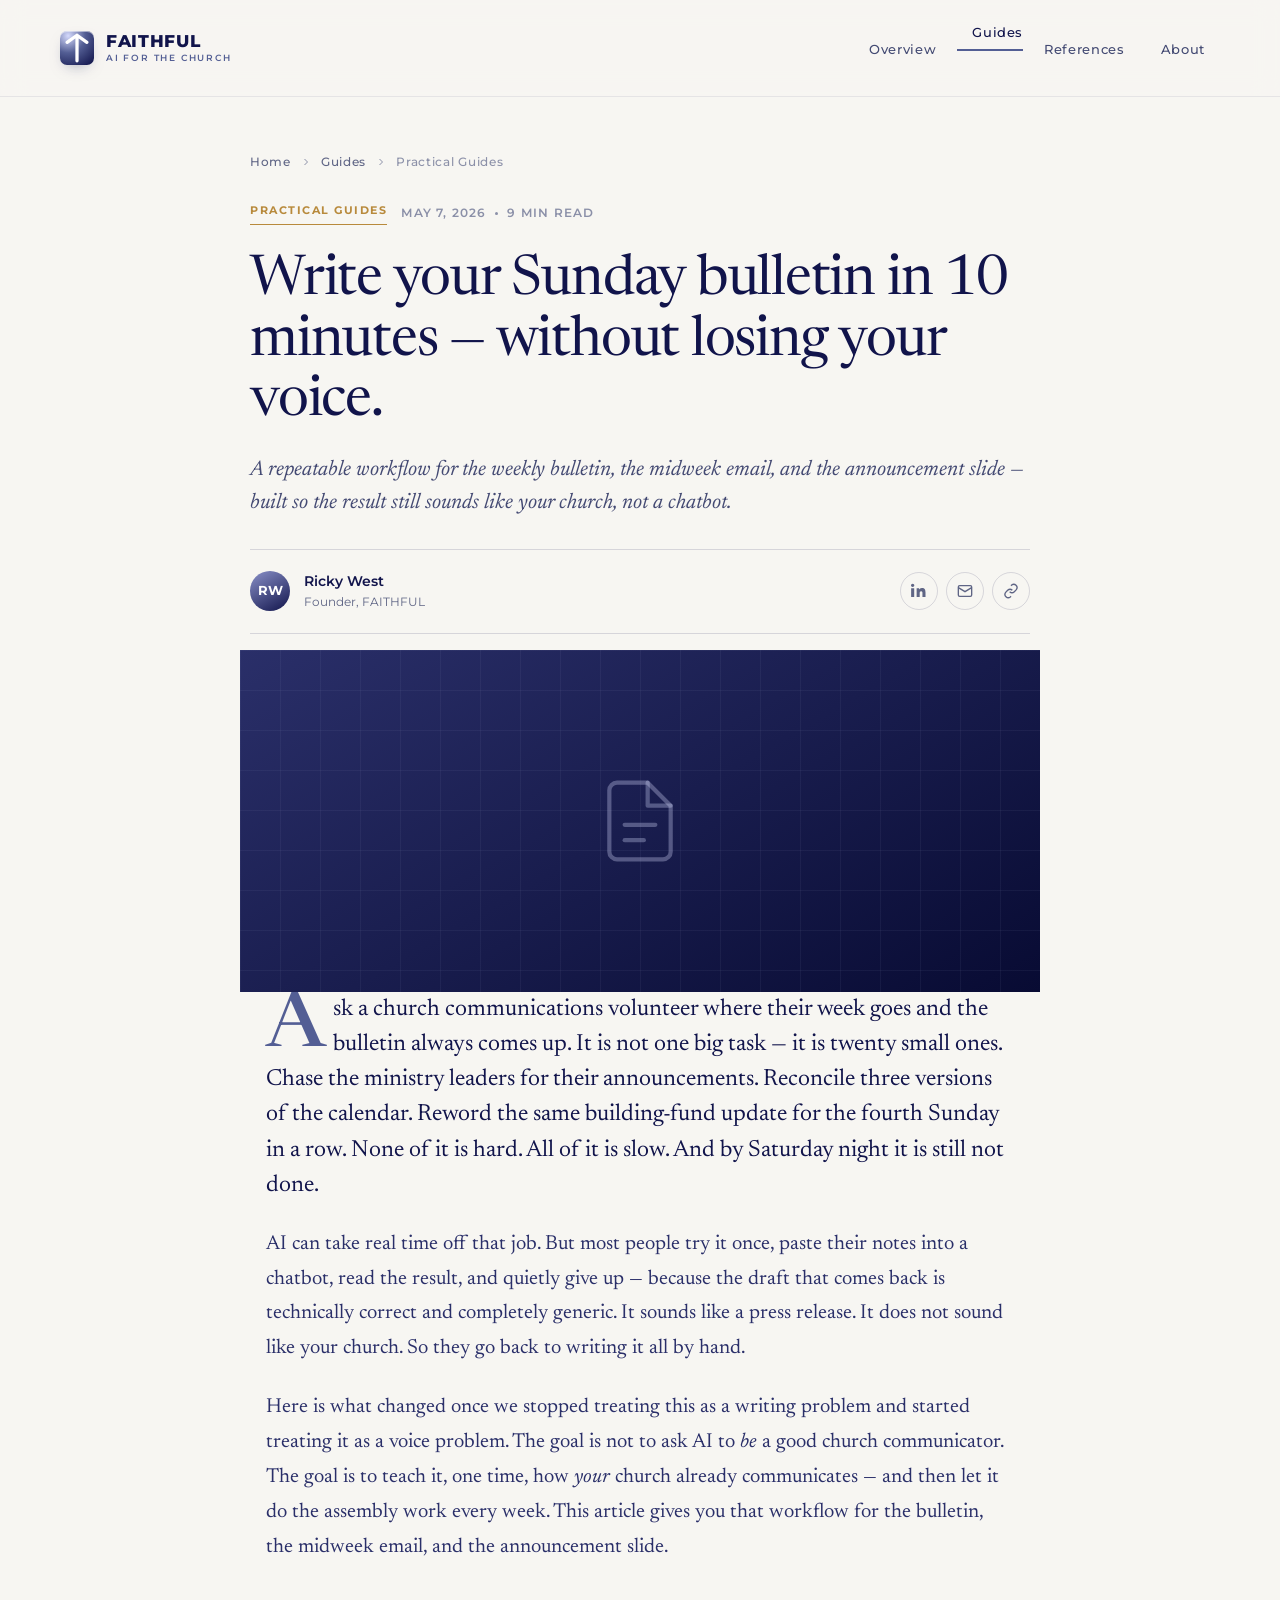
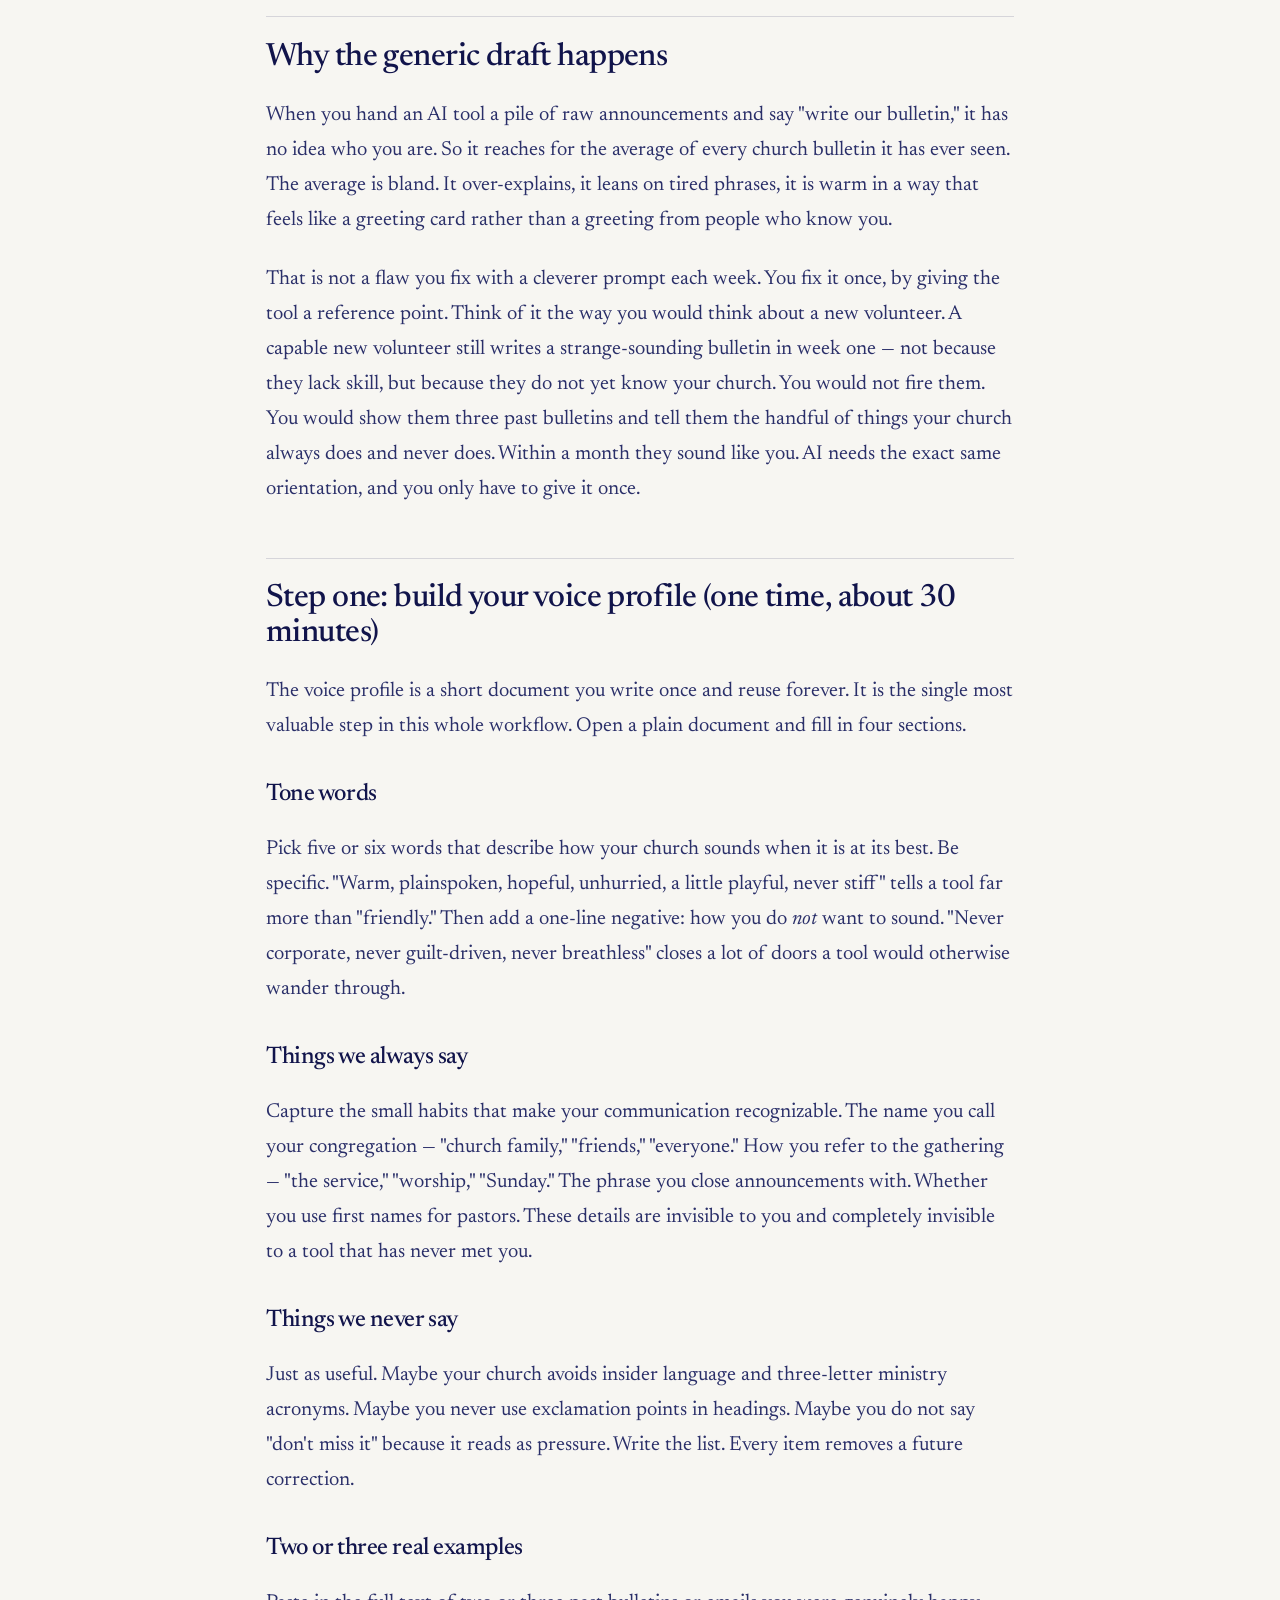
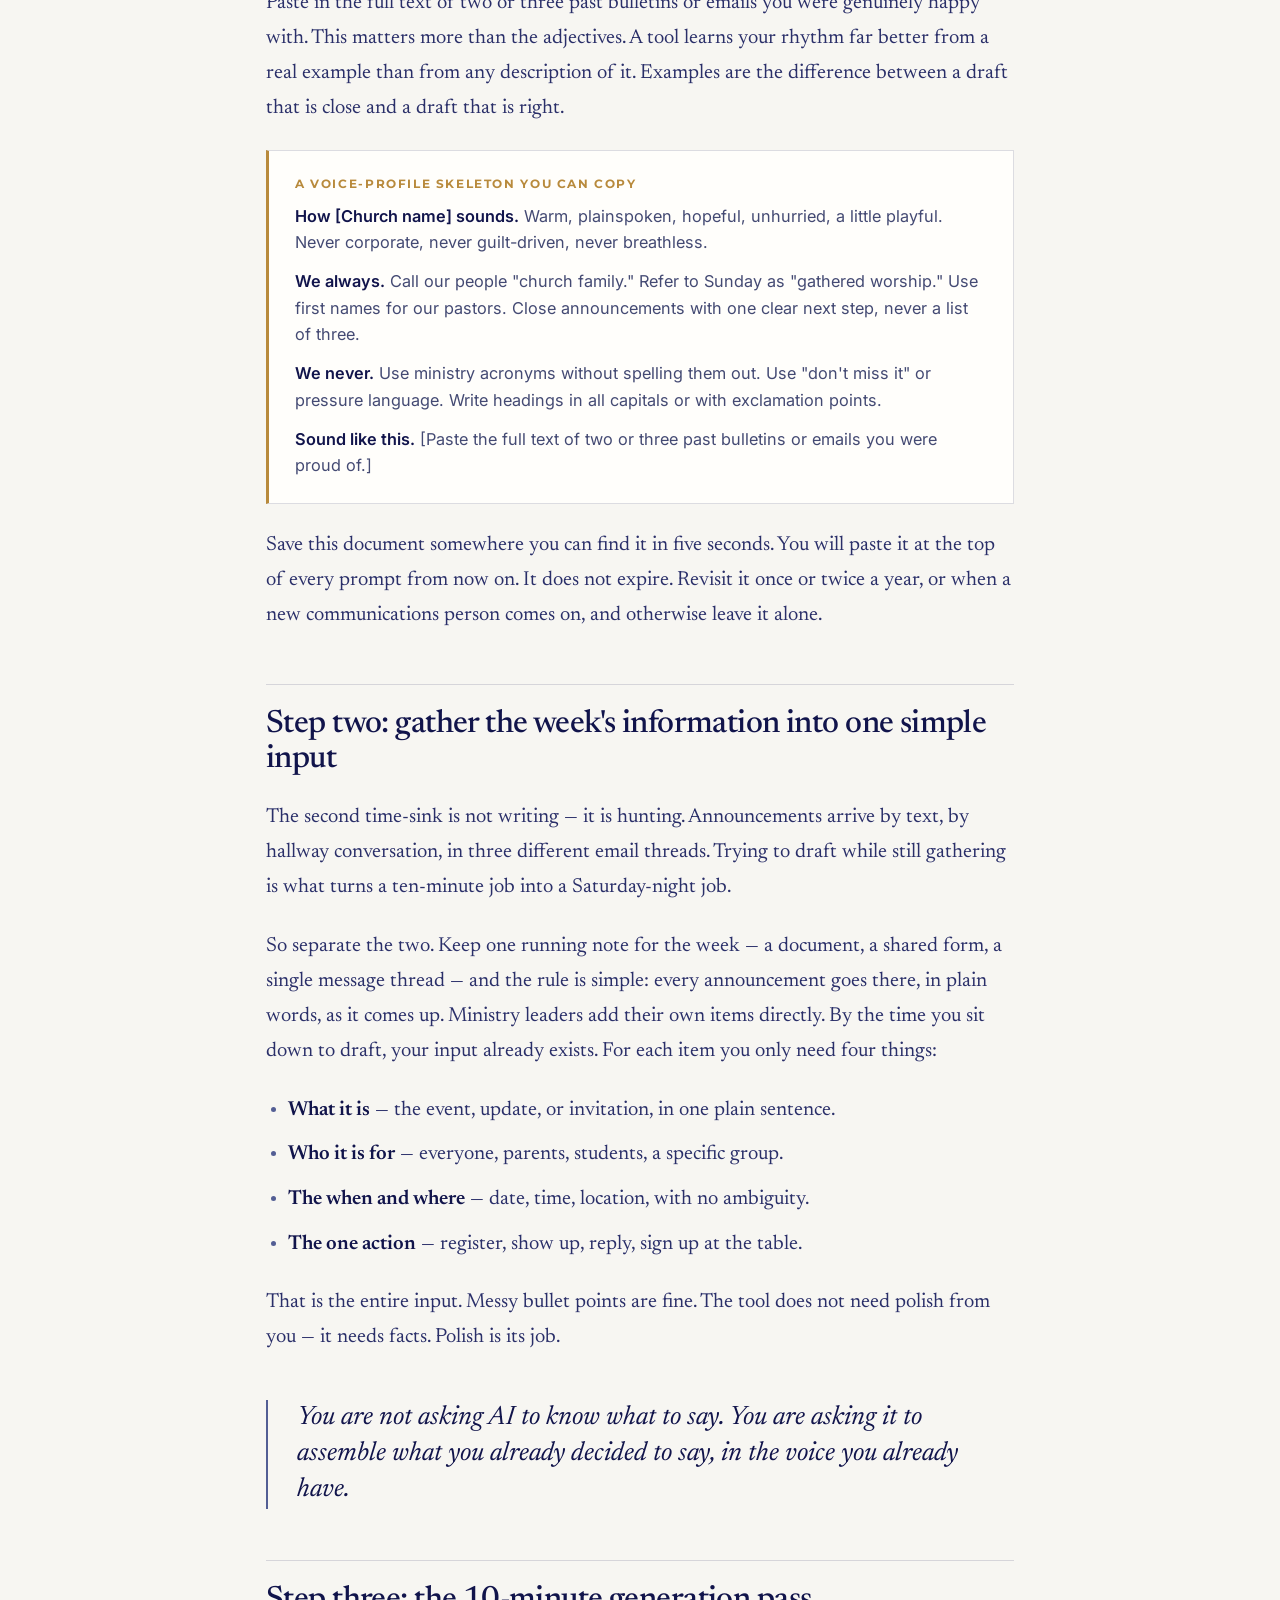
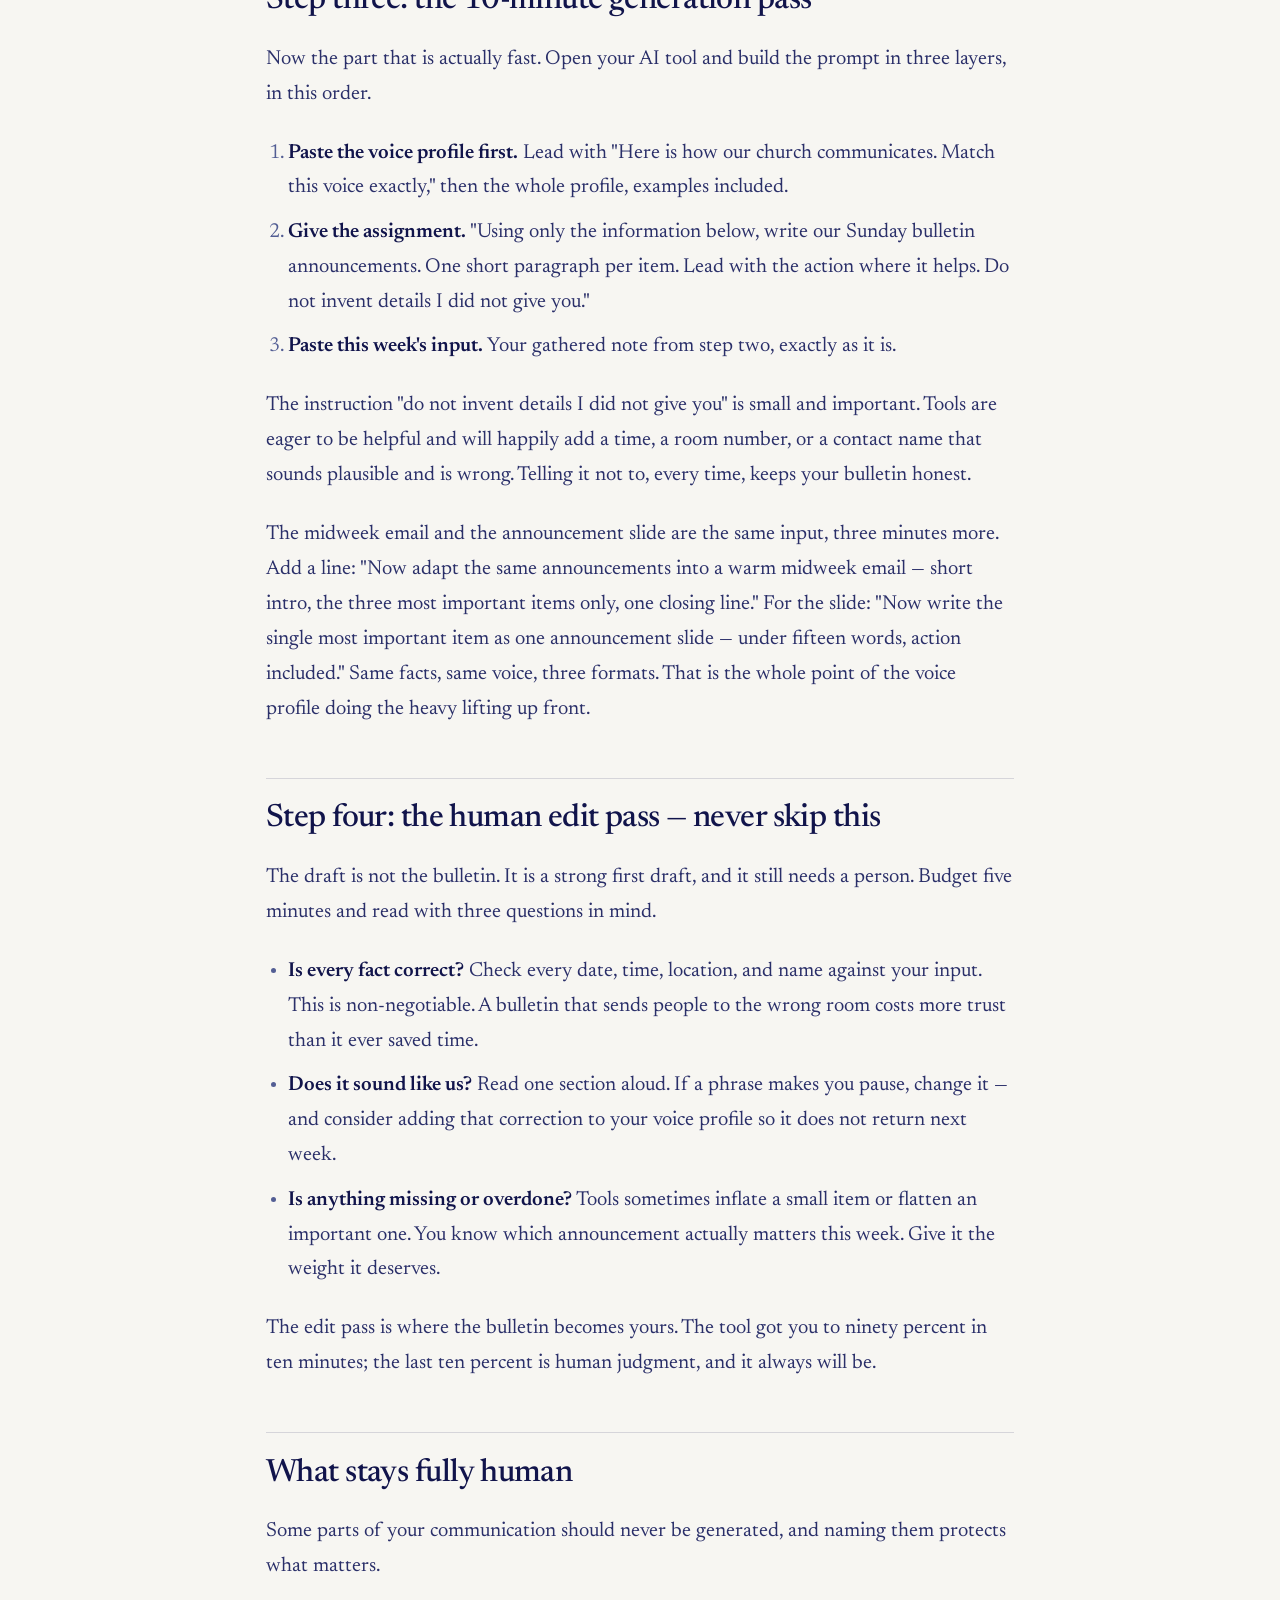
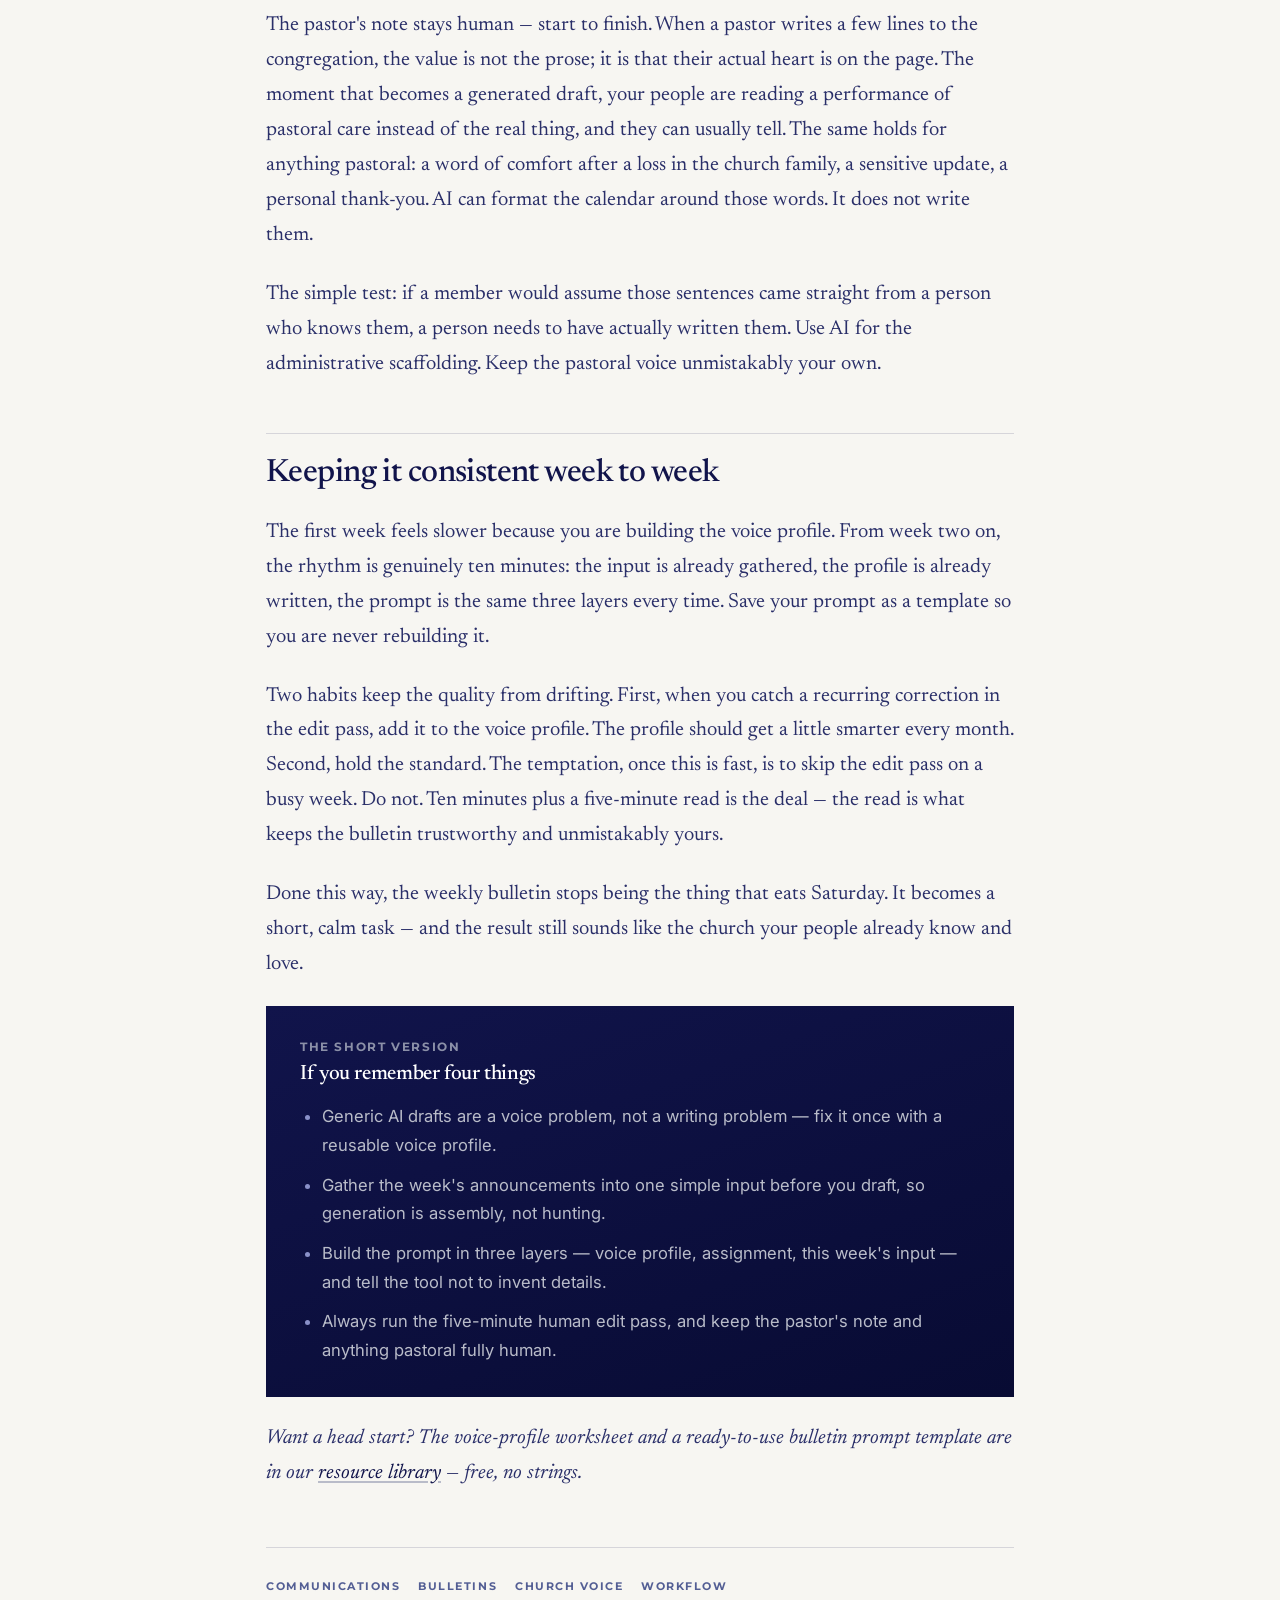
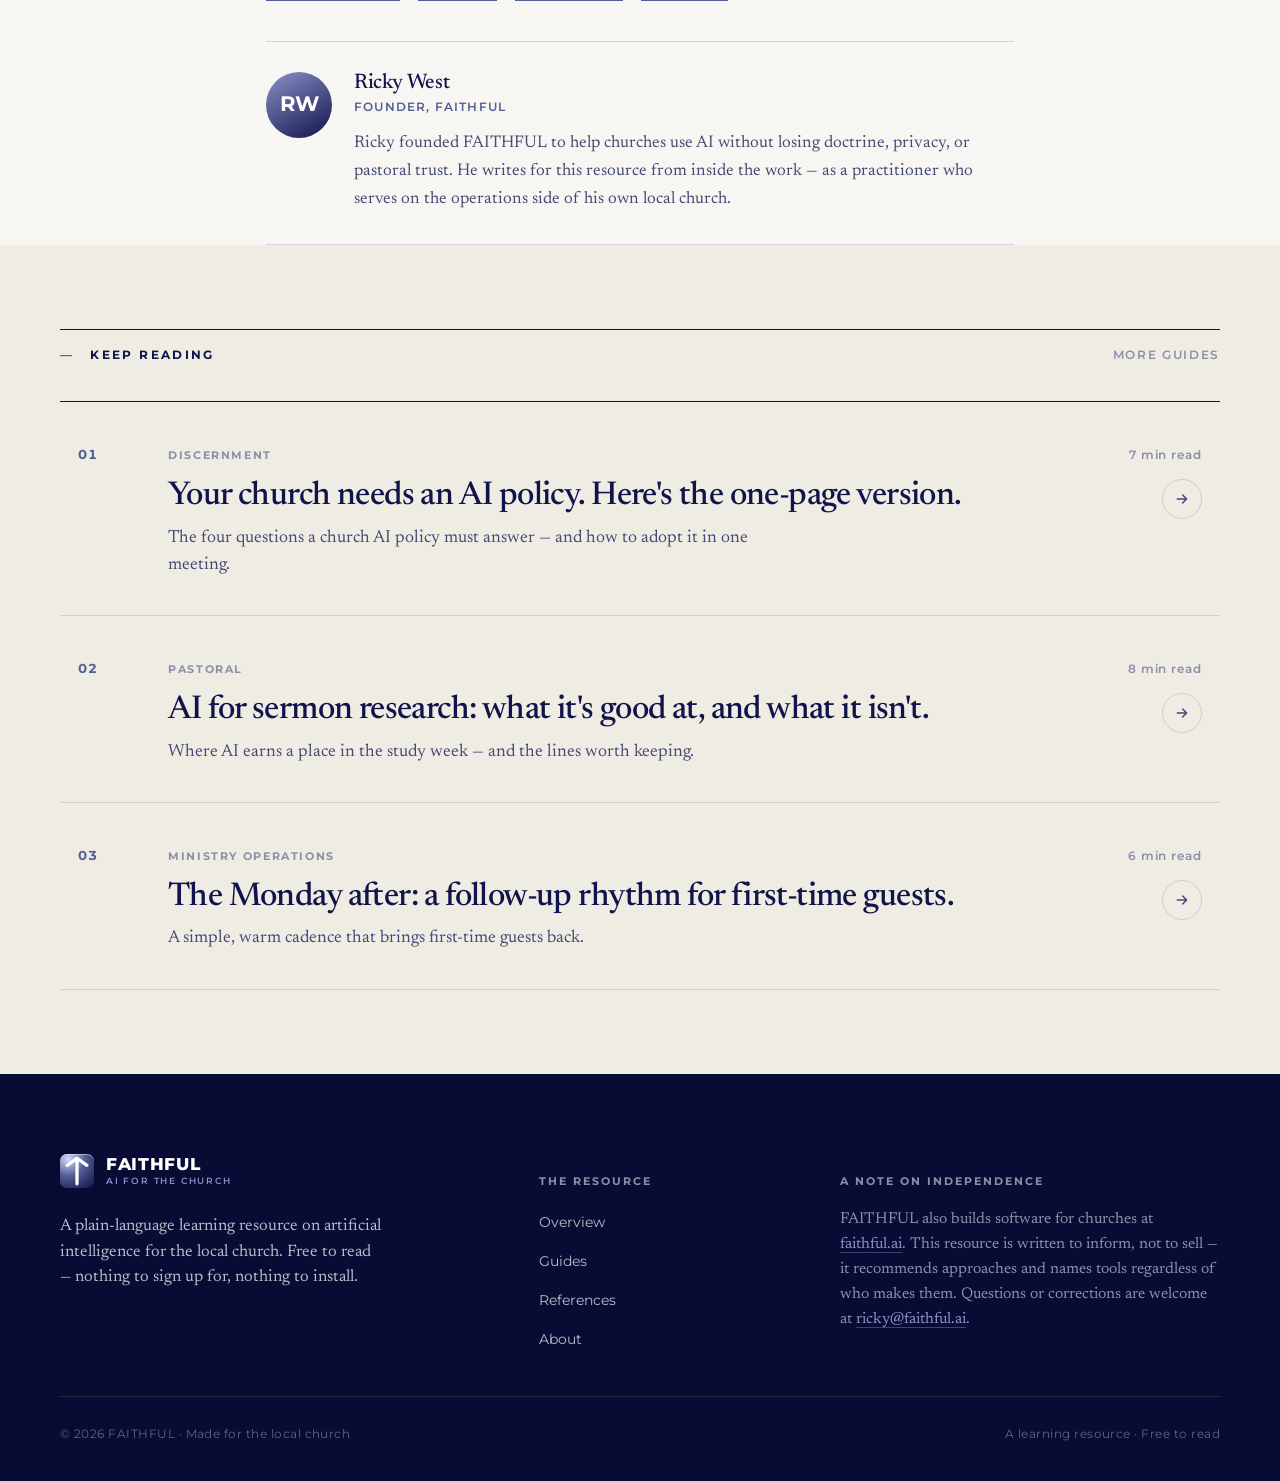
<file: article-bulletin.html>
<!doctype html>
<html lang="en">
<head>
<meta charset="utf-8" />
<meta name="viewport" content="width=device-width, initial-scale=1" />
<title>Write your Sunday bulletin in 10 minutes — without losing your voice. | FAITHFUL — AI for the Church</title>
<meta name="description" content="A repeatable workflow for the weekly bulletin, the midweek email, and the announcement slide — built so the result still sounds like your church, not a chatbot." />
<meta name="theme-color" content="#11144B" />
<link rel="canonical" href="https://learn.faithful.ai/article-bulletin.html" />

<meta property="og:type" content="article" />
<meta property="og:title" content="Write your Sunday bulletin in 10 minutes — without losing your voice." />
<meta property="og:description" content="A repeatable workflow for the weekly bulletin and midweek email — built so the result still sounds like your church." />
<meta property="og:url" content="https://learn.faithful.ai/article-bulletin.html" />
<meta property="og:site_name" content="FAITHFUL — AI for the Church" />
<meta name="twitter:card" content="summary_large_image" />

<script type="application/ld+json">
{
  "@context": "https://schema.org",
  "@type": "Article",
  "headline": "Write your Sunday bulletin in 10 minutes — without losing your voice.",
  "description": "A repeatable workflow for the weekly bulletin, the midweek email, and the announcement slide.",
  "author": { "@type": "Person", "name": "Ricky West" },
  "publisher": { "@type": "Organization", "name": "FAITHFUL" },
  "datePublished": "2026-05-07",
  "articleSection": "Practical Guides"
}
</script>

<link rel="preconnect" href="https://fonts.googleapis.com" />
<link rel="preconnect" href="https://fonts.gstatic.com" crossorigin />
<link href="https://fonts.googleapis.com/css2?family=Inter:wght@400;500;600&family=Montserrat:wght@500;600;700;800&family=Newsreader:ital,wght@0,400;0,500;1,400;1,500&display=swap" rel="stylesheet" />
<link rel="stylesheet" href="styles.css" />
</head>
<body>

<a class="skip" href="#main">Skip to content</a>
<div class="read-progress" id="readProgress" aria-hidden="true"></div>

<header class="masthead" id="masthead">
  <div class="container nav-row">
    <a class="brand" href="index.html" aria-label="FAITHFUL — AI for the Church">
      <span class="brand-mark" aria-hidden="true"></span>
      <span class="brand-word">FAITHFUL<small>AI FOR THE CHURCH</small></span>
    </a>
    <button class="nav-toggle" id="navToggle" aria-label="Open menu" aria-expanded="false" aria-controls="navMenu"><span></span></button>
    <nav class="nav-menu" id="navMenu" aria-label="Primary">
      <ul class="nav-links">
        <li><a href="index.html">Overview</a></li>
        <li><a href="articles.html" class="current">Guides</a></li>
        <li><a href="resources.html">References</a></li>
        <li><a href="about.html">About</a></li>
      </ul>
    </nav>
  </div>
</header>

<main id="main">

  <article>
    <!-- ARTICLE HERO -->
    <div class="article-hero">
      <div class="container">
        <nav class="breadcrumb" aria-label="Breadcrumb">
          <a href="index.html">Home</a>
          <svg viewBox="0 0 24 24" fill="none" stroke="currentColor" stroke-width="2"><path d="m9 18 6-6-6-6"/></svg>
          <a href="articles.html">Guides</a>
          <svg viewBox="0 0 24 24" fill="none" stroke="currentColor" stroke-width="2"><path d="m9 18 6-6-6-6"/></svg>
          <span>Practical Guides</span>
        </nav>
        <div class="ah-tagrow">
          <span class="tag is-gold">Practical Guides</span>
          <span class="meta-row">May 7, 2026<span class="dot-sep" aria-hidden="true"></span>9 min read</span>
        </div>
        <h1>Write your Sunday bulletin in 10 minutes — without losing your voice.</h1>
        <p class="ah-dek">
          A repeatable workflow for the weekly bulletin, the midweek email, and
          the announcement slide — built so the result still sounds like your
          church, not a chatbot.
        </p>
        <div class="ah-byline">
          <span class="avatar" aria-hidden="true">RW</span>
          <div>
            <div class="byline-name">Ricky West</div>
            <div class="byline-sub">Founder, FAITHFUL</div>
          </div>
          <div class="ah-share" aria-label="Share this article">
            <button class="share-btn" data-share="linkedin" aria-label="Share on LinkedIn">
              <svg viewBox="0 0 24 24" fill="currentColor"><path d="M4.98 3.5C4.98 4.88 3.87 6 2.5 6S0 4.88 0 3.5 1.12 1 2.5 1s2.48 1.12 2.48 2.5ZM.2 8h4.6v13H.2V8Zm7.4 0h4.4v1.8h.06c.6-1.14 2.08-2.34 4.28-2.34 4.58 0 5.42 3 5.42 6.9V21h-4.6v-5.7c0-1.36-.02-3.1-1.9-3.1-1.9 0-2.2 1.48-2.2 3v5.8h-4.6V8Z"/></svg>
            </button>
            <button class="share-btn" data-share="email" aria-label="Share by email">
              <svg viewBox="0 0 24 24" fill="none" stroke="currentColor" stroke-width="2"><rect x="2" y="4" width="20" height="16" rx="2"/><path d="m22 7-10 6L2 7"/></svg>
            </button>
            <button class="share-btn" data-share="copy" aria-label="Copy link">
              <svg viewBox="0 0 24 24" fill="none" stroke="currentColor" stroke-width="2"><path d="M10 13a5 5 0 0 0 7 0l3-3a5 5 0 0 0-7-7l-1 1"/><path d="M14 11a5 5 0 0 0-7 0l-3 3a5 5 0 0 0 7 7l1-1"/></svg>
            </button>
          </div>
        </div>
      </div>
    </div>

    <div class="container container-narrow">
      <figure class="article-figure" data-reveal>
        <span class="af-glyph" aria-hidden="true">
          <svg viewBox="0 0 24 24" fill="none" stroke="currentColor" stroke-width="1.1" stroke-linecap="round" stroke-linejoin="round"><path d="M14 2H6a2 2 0 0 0-2 2v16a2 2 0 0 0 2 2h12a2 2 0 0 0 2-2V8Z"/><path d="M14 2v6h6"/><path d="M8 13h8"/><path d="M8 17h5"/></svg>
        </span>
      </figure>
    </div>

    <!-- PROSE -->
    <div class="container">
      <div class="prose">
        <p class="lead">
          Ask a church communications volunteer where their week goes and the
          bulletin always comes up. It is not one big task — it is twenty small
          ones. Chase the ministry leaders for their announcements. Reconcile
          three versions of the calendar. Reword the same building-fund update
          for the fourth Sunday in a row. None of it is hard. All of it is slow.
          And by Saturday night it is still not done.
        </p>
        <p>
          AI can take real time off that job. But most people try it once, paste
          their notes into a chatbot, read the result, and quietly give up —
          because the draft that comes back is technically correct and completely
          generic. It sounds like a press release. It does not sound like your
          church. So they go back to writing it all by hand.
        </p>
        <p>
          Here is what changed once we stopped treating this as a writing problem
          and started treating it as a voice problem. The goal is not to ask AI
          to <em>be</em> a good church communicator. The goal is to teach it,
          one time, how <em>your</em> church already communicates — and then let
          it do the assembly work every week. This article gives you that
          workflow for the bulletin, the midweek email, and the announcement
          slide.
        </p>

        <h2>Why the generic draft happens</h2>
        <p>
          When you hand an AI tool a pile of raw announcements and say "write our
          bulletin," it has no idea who you are. So it reaches for the average of
          every church bulletin it has ever seen. The average is bland. It
          over-explains, it leans on tired phrases, it is warm in a way that
          feels like a greeting card rather than a greeting from people who know
          you.
        </p>
        <p>
          That is not a flaw you fix with a cleverer prompt each week. You fix it
          once, by giving the tool a reference point. Think of it the way you
          would think about a new volunteer. A capable new volunteer still writes
          a strange-sounding bulletin in week one — not because they lack skill,
          but because they do not yet know your church. You would not fire them.
          You would show them three past bulletins and tell them the handful of
          things your church always does and never does. Within a month they
          sound like you. AI needs the exact same orientation, and you only have
          to give it once.
        </p>

        <h2>Step one: build your voice profile (one time, about 30 minutes)</h2>
        <p>
          The voice profile is a short document you write once and reuse forever.
          It is the single most valuable step in this whole workflow. Open a
          plain document and fill in four sections.
        </p>

        <h3>Tone words</h3>
        <p>
          Pick five or six words that describe how your church sounds when it is
          at its best. Be specific. "Warm, plainspoken, hopeful, unhurried, a
          little playful, never stiff" tells a tool far more than "friendly."
          Then add a one-line negative: how you do <em>not</em> want to sound.
          "Never corporate, never guilt-driven, never breathless" closes a lot of
          doors a tool would otherwise wander through.
        </p>

        <h3>Things we always say</h3>
        <p>
          Capture the small habits that make your communication recognizable. The
          name you call your congregation — "church family," "friends,"
          "everyone." How you refer to the gathering — "the service," "worship,"
          "Sunday." The phrase you close announcements with. Whether you use
          first names for pastors. These details are invisible to you and
          completely invisible to a tool that has never met you.
        </p>

        <h3>Things we never say</h3>
        <p>
          Just as useful. Maybe your church avoids insider language and three-letter
          ministry acronyms. Maybe you never use exclamation points in headings.
          Maybe you do not say "don't miss it" because it reads as pressure.
          Write the list. Every item removes a future correction.
        </p>

        <h3>Two or three real examples</h3>
        <p>
          Paste in the full text of two or three past bulletins or emails you were
          genuinely happy with. This matters more than the adjectives. A tool
          learns your rhythm far better from a real example than from any
          description of it. Examples are the difference between a draft that is
          close and a draft that is right.
        </p>

        <div class="callout">
          <div class="callout-title">A voice-profile skeleton you can copy</div>
          <p>
            <strong>How [Church name] sounds.</strong> Warm, plainspoken,
            hopeful, unhurried, a little playful. Never corporate, never
            guilt-driven, never breathless.
          </p>
          <p>
            <strong>We always.</strong> Call our people "church family." Refer to
            Sunday as "gathered worship." Use first names for our pastors. Close
            announcements with one clear next step, never a list of three.
          </p>
          <p>
            <strong>We never.</strong> Use ministry acronyms without spelling
            them out. Use "don't miss it" or pressure language. Write headings in
            all capitals or with exclamation points.
          </p>
          <p>
            <strong>Sound like this.</strong> [Paste the full text of two or
            three past bulletins or emails you were proud of.]
          </p>
        </div>

        <p>
          Save this document somewhere you can find it in five seconds. You will
          paste it at the top of every prompt from now on. It does not expire.
          Revisit it once or twice a year, or when a new communications person
          comes on, and otherwise leave it alone.
        </p>

        <h2>Step two: gather the week's information into one simple input</h2>
        <p>
          The second time-sink is not writing — it is hunting. Announcements
          arrive by text, by hallway conversation, in three different email
          threads. Trying to draft while still gathering is what turns a
          ten-minute job into a Saturday-night job.
        </p>
        <p>
          So separate the two. Keep one running note for the week — a document, a
          shared form, a single message thread — and the rule is simple: every
          announcement goes there, in plain words, as it comes up. Ministry
          leaders add their own items directly. By the time you sit down to draft,
          your input already exists. For each item you only need four things:
        </p>
        <ul>
          <li><strong>What it is</strong> — the event, update, or invitation, in one plain sentence.</li>
          <li><strong>Who it is for</strong> — everyone, parents, students, a specific group.</li>
          <li><strong>The when and where</strong> — date, time, location, with no ambiguity.</li>
          <li><strong>The one action</strong> — register, show up, reply, sign up at the table.</li>
        </ul>
        <p>
          That is the entire input. Messy bullet points are fine. The tool does
          not need polish from you — it needs facts. Polish is its job.
        </p>

        <blockquote class="pull">
          You are not asking AI to know what to say. You are asking it to
          assemble what you already decided to say, in the voice you already
          have.
        </blockquote>

        <h2>Step three: the 10-minute generation pass</h2>
        <p>
          Now the part that is actually fast. Open your AI tool and build the
          prompt in three layers, in this order.
        </p>
        <ol>
          <li>
            <strong>Paste the voice profile first.</strong> Lead with "Here is how
            our church communicates. Match this voice exactly," then the whole
            profile, examples included.
          </li>
          <li>
            <strong>Give the assignment.</strong> "Using only the information
            below, write our Sunday bulletin announcements. One short paragraph
            per item. Lead with the action where it helps. Do not invent details
            I did not give you."
          </li>
          <li>
            <strong>Paste this week's input.</strong> Your gathered note from step
            two, exactly as it is.
          </li>
        </ol>
        <p>
          The instruction "do not invent details I did not give you" is small and
          important. Tools are eager to be helpful and will happily add a time, a
          room number, or a contact name that sounds plausible and is wrong.
          Telling it not to, every time, keeps your bulletin honest.
        </p>
        <p>
          The midweek email and the announcement slide are the same input, three
          minutes more. Add a line: "Now adapt the same announcements into a warm
          midweek email — short intro, the three most important items only, one
          closing line." For the slide: "Now write the single most important item
          as one announcement slide — under fifteen words, action included." Same
          facts, same voice, three formats. That is the whole point of the voice
          profile doing the heavy lifting up front.
        </p>

        <h2>Step four: the human edit pass — never skip this</h2>
        <p>
          The draft is not the bulletin. It is a strong first draft, and it still
          needs a person. Budget five minutes and read with three questions in
          mind.
        </p>
        <ul>
          <li>
            <strong>Is every fact correct?</strong> Check every date, time,
            location, and name against your input. This is non-negotiable. A
            bulletin that sends people to the wrong room costs more trust than it
            ever saved time.
          </li>
          <li>
            <strong>Does it sound like us?</strong> Read one section aloud. If a
            phrase makes you pause, change it — and consider adding that
            correction to your voice profile so it does not return next week.
          </li>
          <li>
            <strong>Is anything missing or overdone?</strong> Tools sometimes
            inflate a small item or flatten an important one. You know which
            announcement actually matters this week. Give it the weight it
            deserves.
          </li>
        </ul>
        <p>
          The edit pass is where the bulletin becomes yours. The tool got you to
          ninety percent in ten minutes; the last ten percent is human judgment,
          and it always will be.
        </p>

        <h2>What stays fully human</h2>
        <p>
          Some parts of your communication should never be generated, and naming
          them protects what matters.
        </p>
        <p>
          The pastor's note stays human — start to finish. When a pastor writes a
          few lines to the congregation, the value is not the prose; it is that
          their actual heart is on the page. The moment that becomes a generated
          draft, your people are reading a performance of pastoral care instead of
          the real thing, and they can usually tell. The same holds for anything
          pastoral: a word of comfort after a loss in the church family, a
          sensitive update, a personal thank-you. AI can format the calendar
          around those words. It does not write them.
        </p>
        <p>
          The simple test: if a member would assume those sentences came straight
          from a person who knows them, a person needs to have actually written
          them. Use AI for the administrative scaffolding. Keep the pastoral voice
          unmistakably your own.
        </p>

        <h2>Keeping it consistent week to week</h2>
        <p>
          The first week feels slower because you are building the voice profile.
          From week two on, the rhythm is genuinely ten minutes: the input is
          already gathered, the profile is already written, the prompt is the same
          three layers every time. Save your prompt as a template so you are never
          rebuilding it.
        </p>
        <p>
          Two habits keep the quality from drifting. First, when you catch a
          recurring correction in the edit pass, add it to the voice profile. The
          profile should get a little smarter every month. Second, hold the
          standard. The temptation, once this is fast, is to skip the edit pass on
          a busy week. Do not. Ten minutes plus a five-minute read is the deal —
          the read is what keeps the bulletin trustworthy and unmistakably yours.
        </p>
        <p>
          Done this way, the weekly bulletin stops being the thing that eats
          Saturday. It becomes a short, calm task — and the result still sounds
          like the church your people already know and love.
        </p>

        <div class="key-takeaways">
          <div class="callout-title">The short version</div>
          <h4>If you remember four things</h4>
          <ul>
            <li>Generic AI drafts are a voice problem, not a writing problem — fix it once with a reusable voice profile.</li>
            <li>Gather the week's announcements into one simple input before you draft, so generation is assembly, not hunting.</li>
            <li>Build the prompt in three layers — voice profile, assignment, this week's input — and tell the tool not to invent details.</li>
            <li>Always run the five-minute human edit pass, and keep the pastor's note and anything pastoral fully human.</li>
          </ul>
        </div>

        <p>
          <em>Want a head start? The voice-profile worksheet and a ready-to-use
          bulletin prompt template are in our
          <a href="resources.html">resource library</a> — free, no strings.</em>
        </p>
      </div>

      <!-- ARTICLE FOOT -->
      <div class="article-foot">
        <div class="tag-list">
          <span class="tag">Communications</span>
          <span class="tag">Bulletins</span>
          <span class="tag">Church Voice</span>
          <span class="tag">Workflow</span>
        </div>
      </div>

      <!-- AUTHOR BIO -->
      <aside class="author-bio">
        <span class="avatar is-lg" aria-hidden="true">RW</span>
        <div>
          <h4>Ricky West</h4>
          <div class="ab-role">Founder, FAITHFUL</div>
          <p>
            Ricky founded FAITHFUL to help churches use AI without losing
            doctrine, privacy, or pastoral trust. He writes for this resource from
            inside the work — as a practitioner who serves on the operations
            side of his own local church.
          </p>
        </div>
      </aside>
    </div>

    <!-- RELATED -->
    <section class="section tight zone-warm">
      <div class="container">
        <div class="sec-label">
          <span class="num">&#8212;</span>
          <span>Keep Reading</span>
          <span class="spacer"></span>
          <span class="aside">More guides</span>
        </div>
        <div class="toc">
          <a class="toc-row" href="article-ai-policy.html">
            <span class="toc-no">01</span>
            <div class="toc-main">
              <span class="toc-cat">Discernment</span>
              <h3>Your church needs an AI policy. Here's the one-page version.</h3>
              <p class="toc-dek">The four questions a church AI policy must answer — and how to adopt it in one meeting.</p>
            </div>
            <div class="toc-meta">
              <span>7 min read</span>
              <span class="toc-arrow" aria-hidden="true"><svg viewBox="0 0 24 24" fill="none" stroke="currentColor" stroke-width="2.2" stroke-linecap="round" stroke-linejoin="round"><path d="M5 12h14M13 6l6 6-6 6"/></svg></span>
            </div>
          </a>
          <a class="toc-row" href="article-sermon-research.html">
            <span class="toc-no">02</span>
            <div class="toc-main">
              <span class="toc-cat">Pastoral</span>
              <h3>AI for sermon research: what it's good at, and what it isn't.</h3>
              <p class="toc-dek">Where AI earns a place in the study week — and the lines worth keeping.</p>
            </div>
            <div class="toc-meta">
              <span>8 min read</span>
              <span class="toc-arrow" aria-hidden="true"><svg viewBox="0 0 24 24" fill="none" stroke="currentColor" stroke-width="2.2" stroke-linecap="round" stroke-linejoin="round"><path d="M5 12h14M13 6l6 6-6 6"/></svg></span>
            </div>
          </a>
          <a class="toc-row" href="article-first-time-guests.html">
            <span class="toc-no">03</span>
            <div class="toc-main">
              <span class="toc-cat">Ministry Operations</span>
              <h3>The Monday after: a follow-up rhythm for first-time guests.</h3>
              <p class="toc-dek">A simple, warm cadence that brings first-time guests back.</p>
            </div>
            <div class="toc-meta">
              <span>6 min read</span>
              <span class="toc-arrow" aria-hidden="true"><svg viewBox="0 0 24 24" fill="none" stroke="currentColor" stroke-width="2.2" stroke-linecap="round" stroke-linejoin="round"><path d="M5 12h14M13 6l6 6-6 6"/></svg></span>
            </div>
          </a>
        </div>
      </div>
    </section>
  </article>


</main>

<footer class="colophon">
  <div class="container">
    <div class="colophon-top">
      <div>
        <a class="brand" href="index.html" aria-label="FAITHFUL home">
          <span class="brand-mark" aria-hidden="true"></span>
          <span class="brand-word">FAITHFUL<small>AI FOR THE CHURCH</small></span>
        </a>
        <p class="colophon-blurb">
          A plain-language learning resource on artificial intelligence for the
          local church. Free to read — nothing to sign up for, nothing to install.
        </p>
      </div>
      <nav aria-label="Footer">
        <h5>The Resource</h5>
        <ul>
          <li><a href="index.html">Overview</a></li>
          <li><a href="articles.html">Guides</a></li>
          <li><a href="resources.html">References</a></li>
          <li><a href="about.html">About</a></li>
        </ul>
      </nav>
      <div>
        <h5>A note on independence</h5>
        <p class="colophon-note">
          FAITHFUL also builds software for churches at <a href="https://faithful.ai/">faithful.ai</a>.
          This resource is written to inform, not to sell — it recommends
          approaches and names tools regardless of who makes them. Questions or
          corrections are welcome at <a href="mailto:ricky@faithful.ai">ricky@faithful.ai</a>.
        </p>
      </div>
    </div>
    <div class="colophon-base">
      <span>&copy; <span id="yr"></span> FAITHFUL &middot; Made for the local church</span>
      <span>A learning resource &middot; Free to read</span>
    </div>
  </div>
</footer>

<script src="main.js"></script>
</body>
</html>
</file>
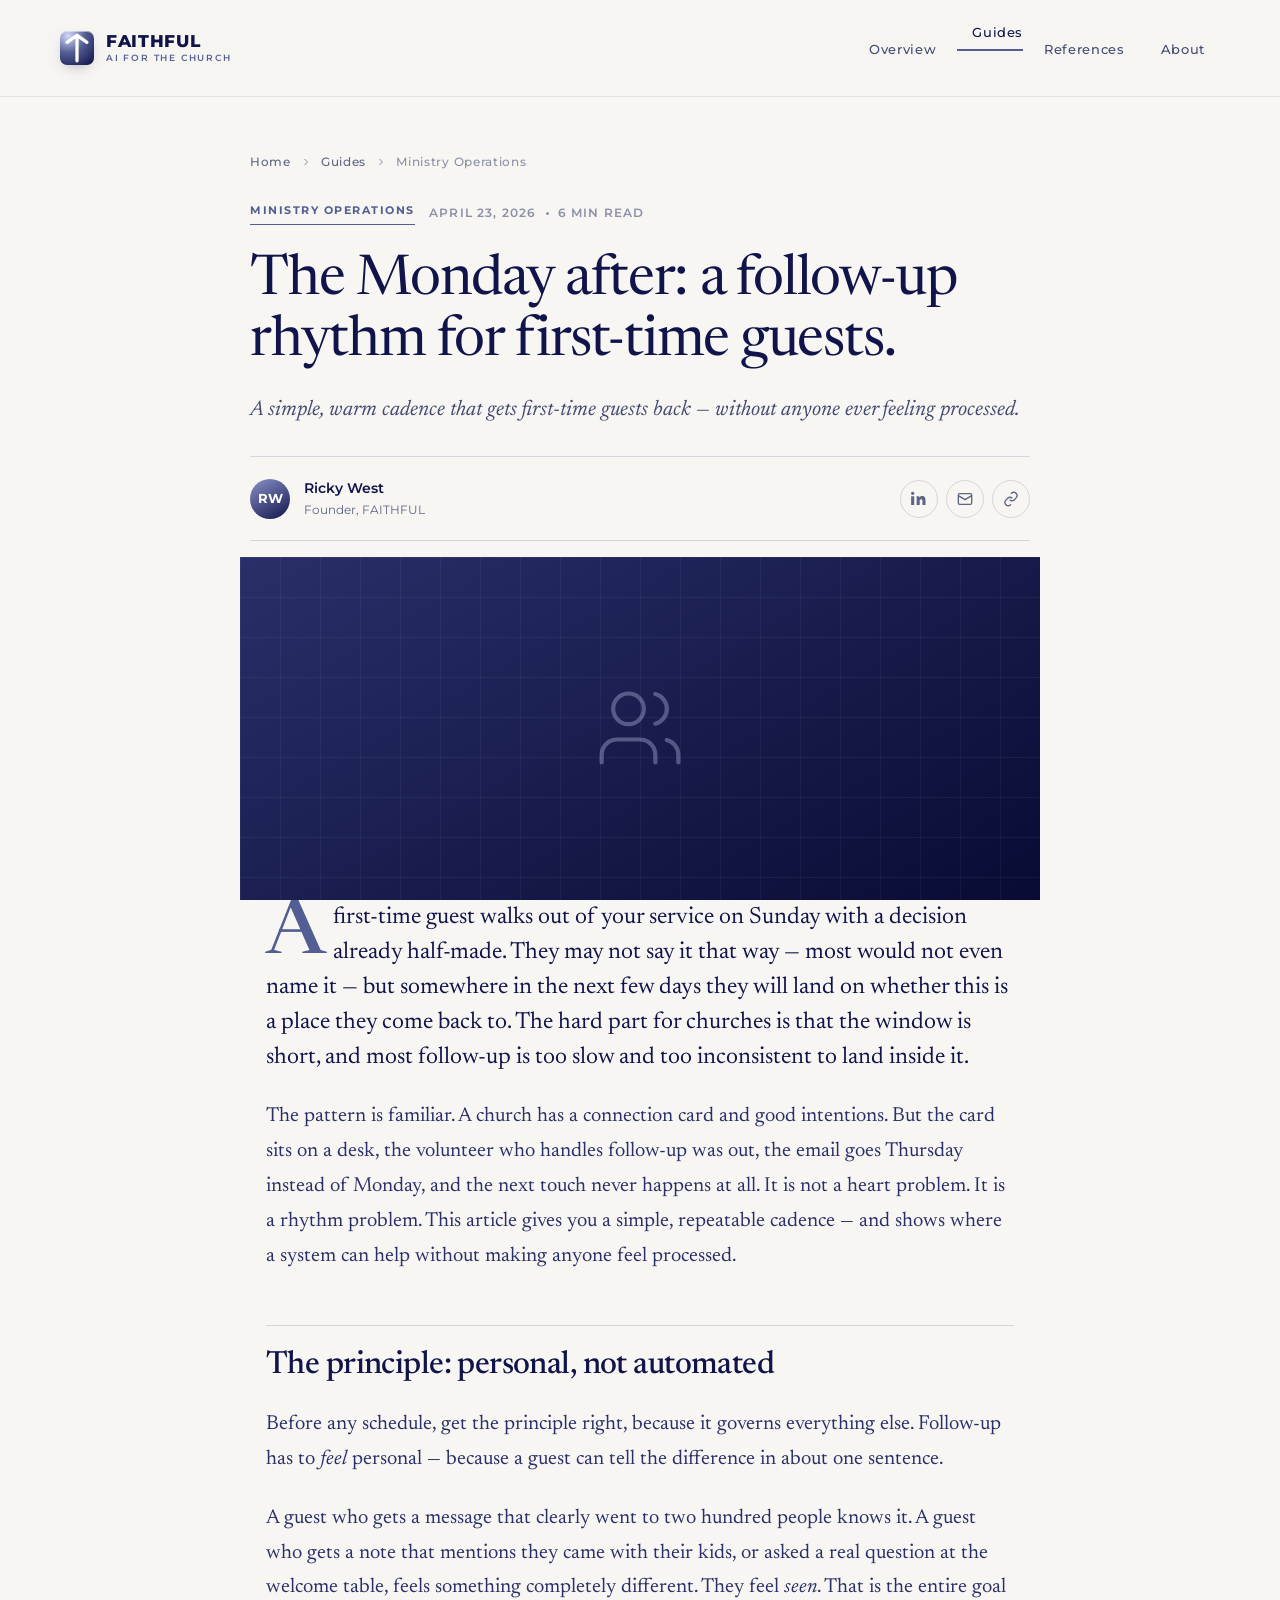
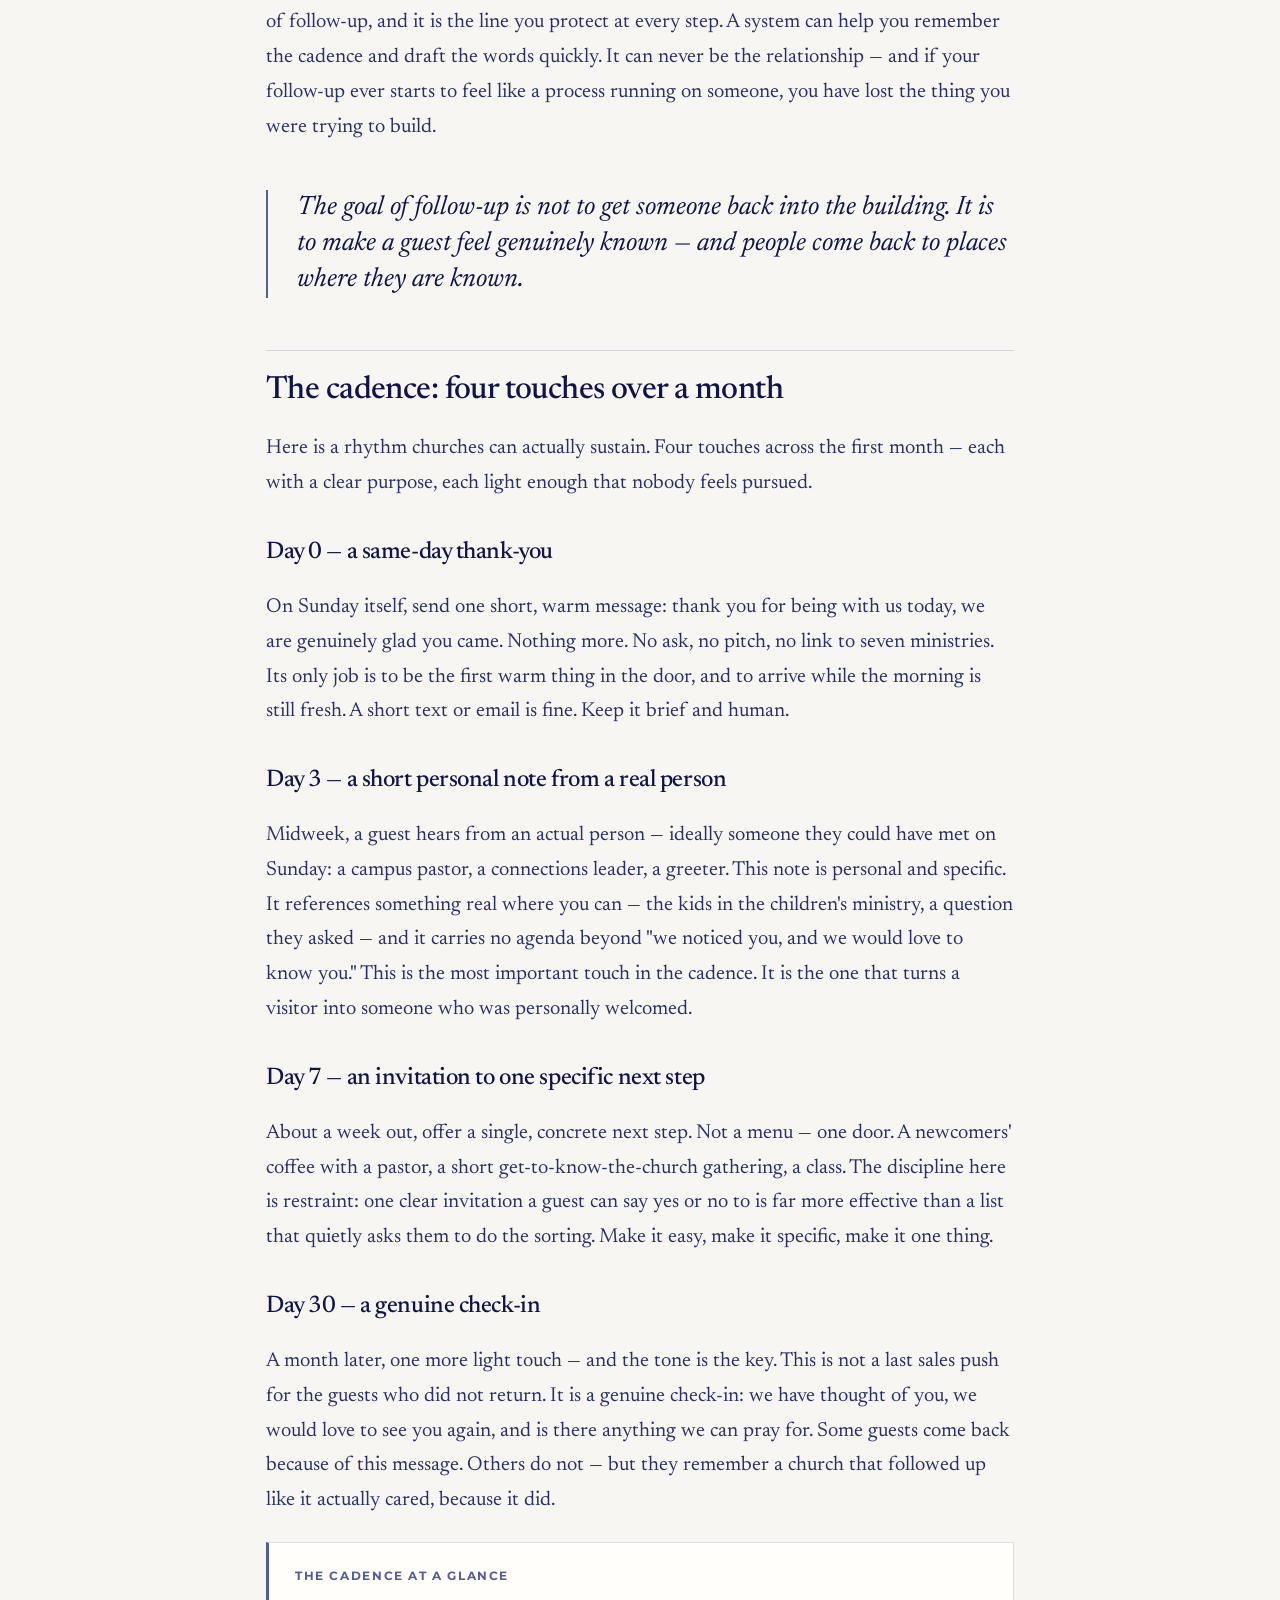
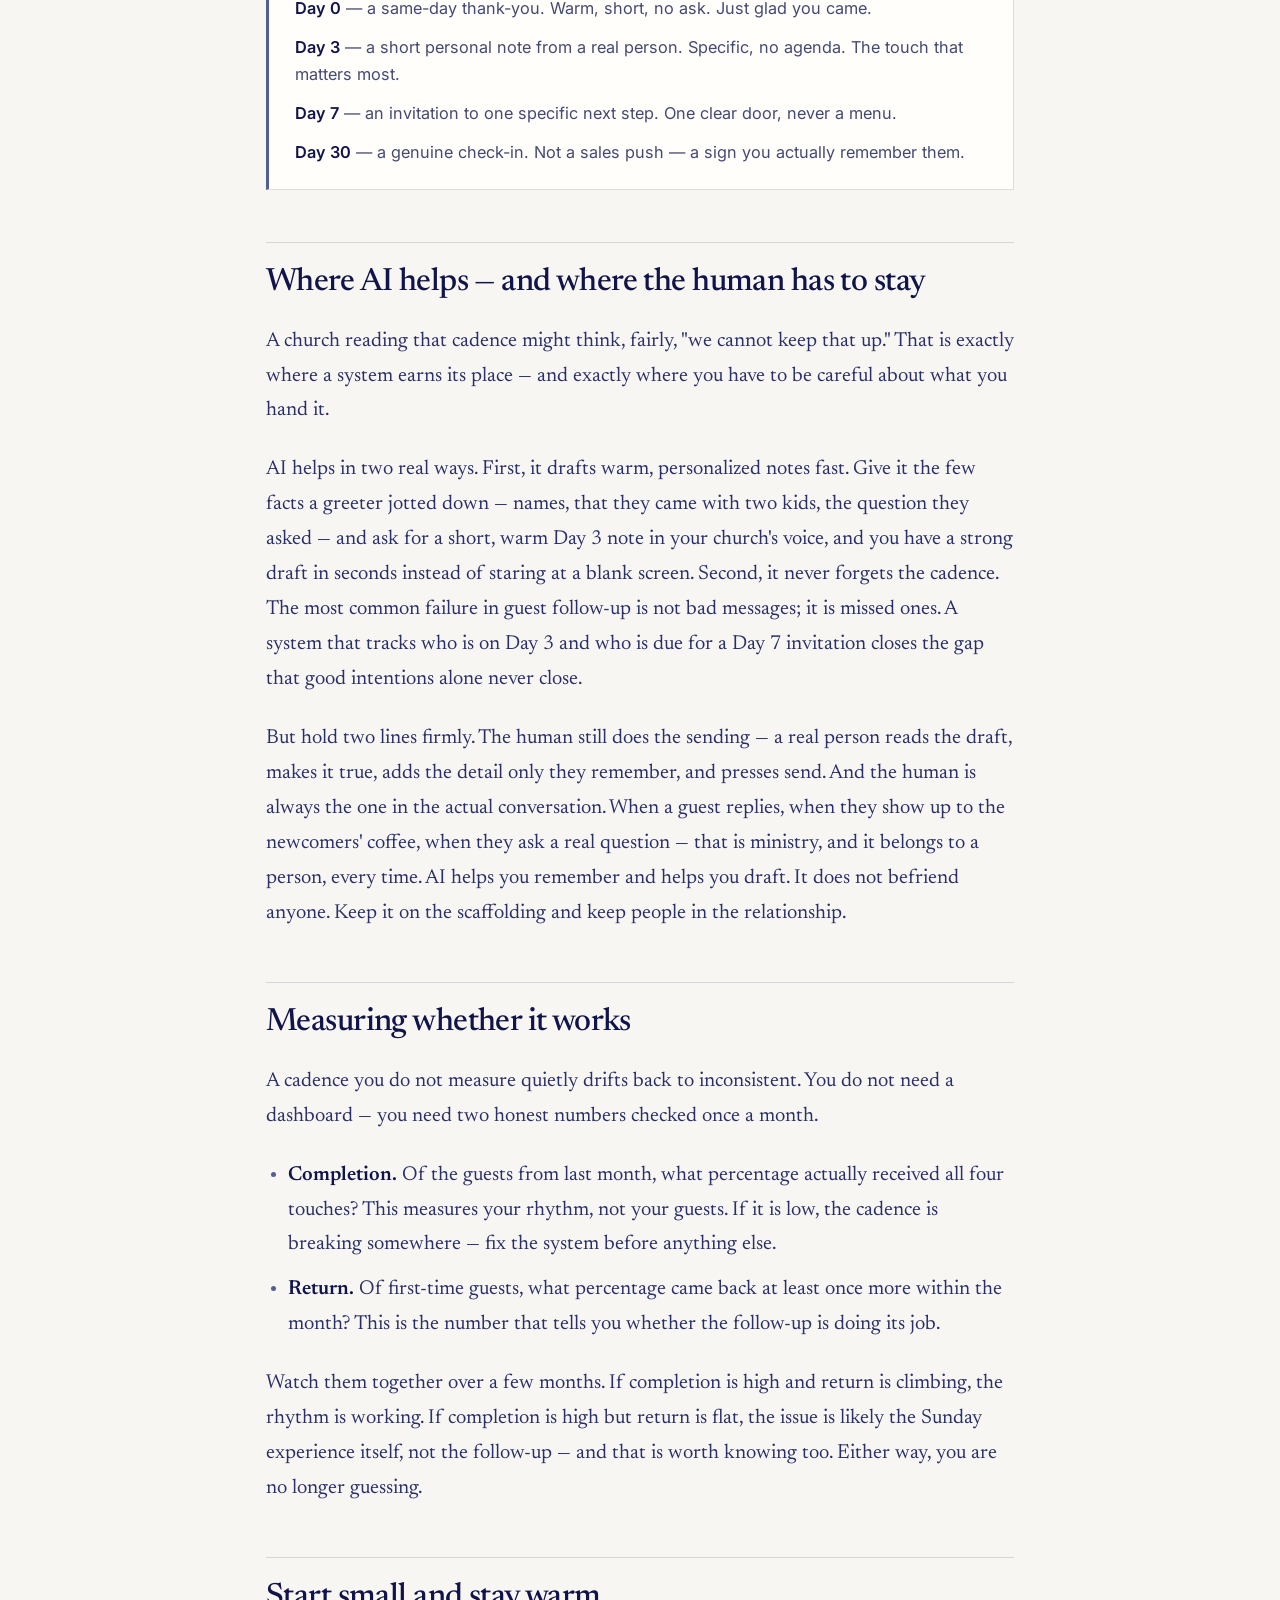
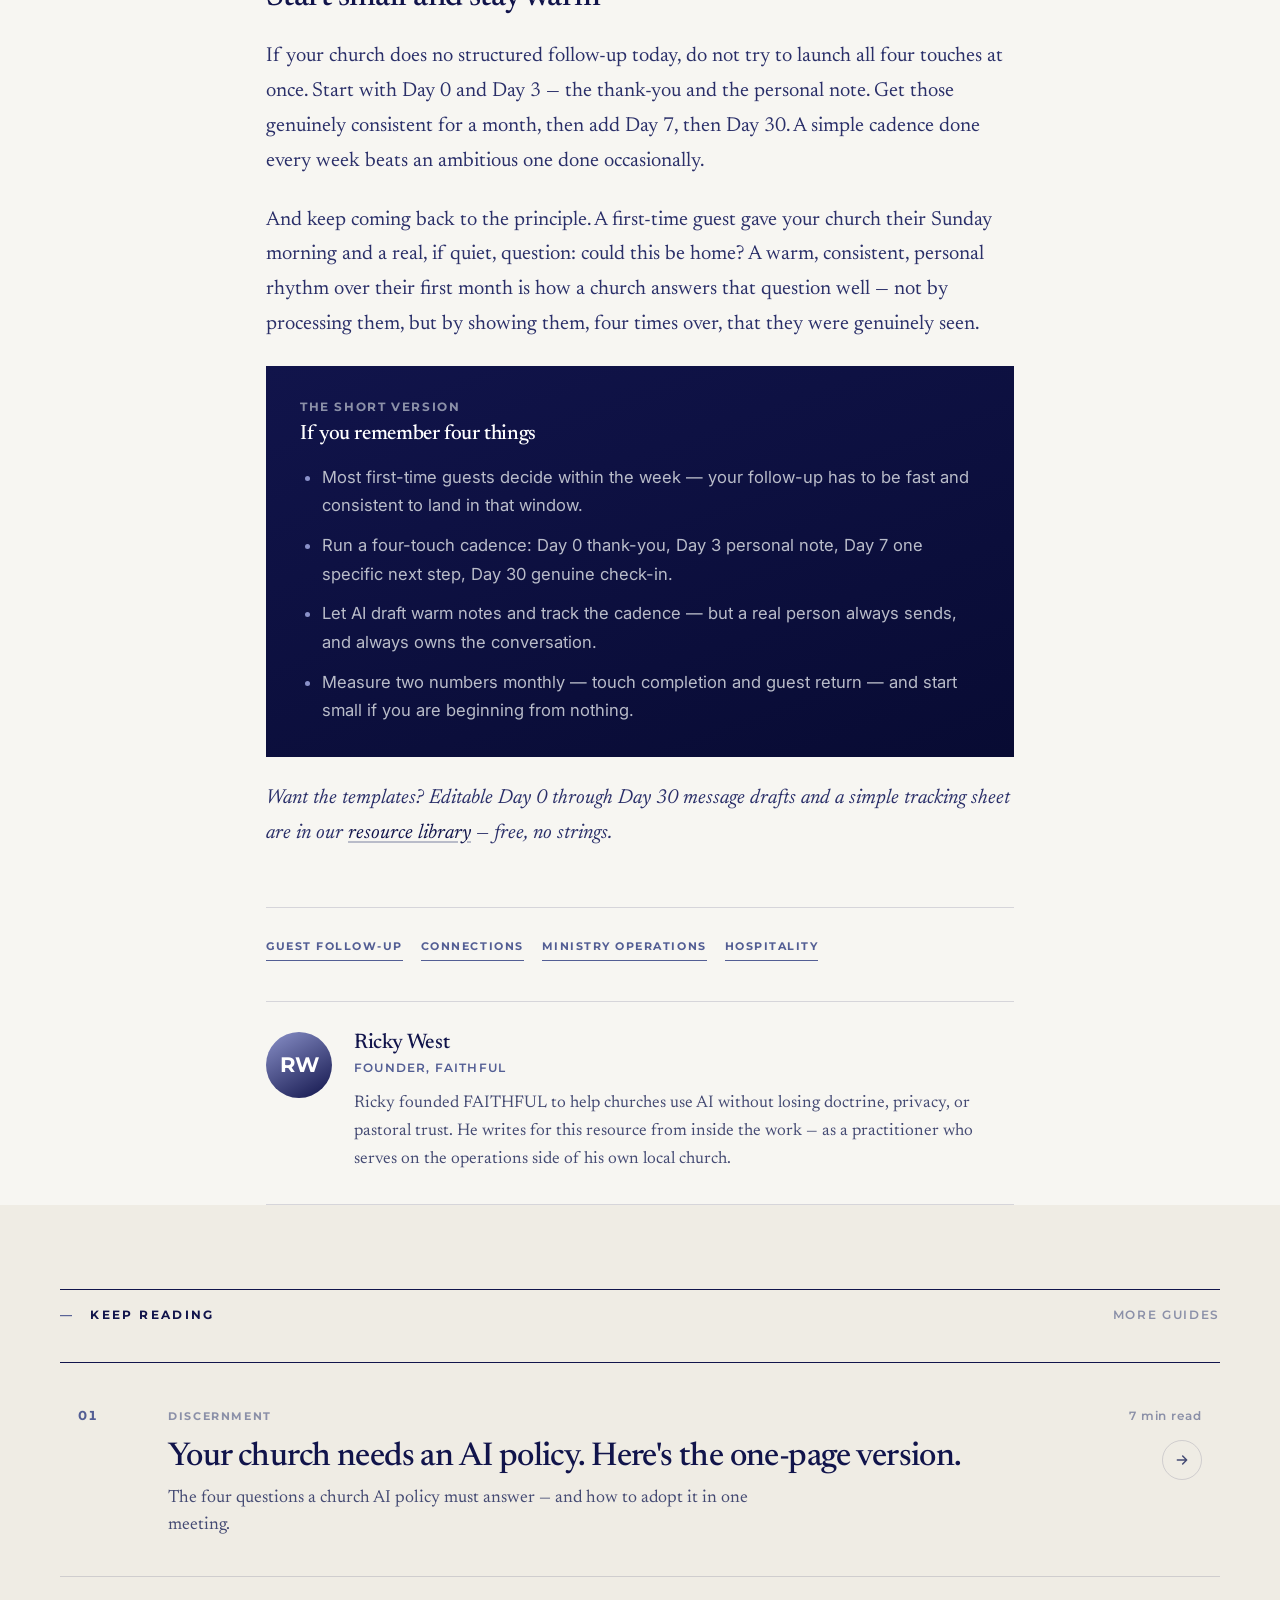
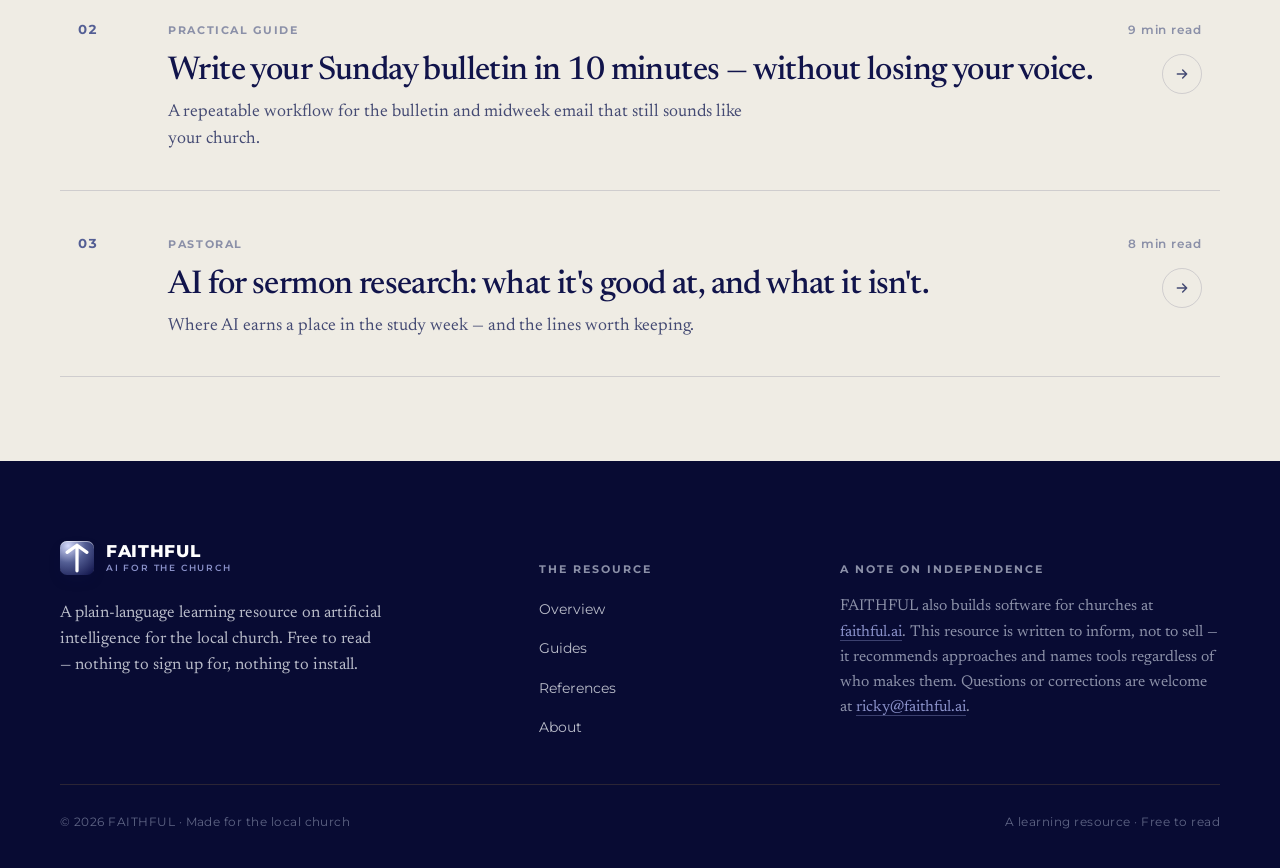
<file: article-first-time-guests.html>
<!doctype html>
<html lang="en">
<head>
<meta charset="utf-8" />
<meta name="viewport" content="width=device-width, initial-scale=1" />
<title>The Monday after: a follow-up rhythm for first-time guests. | FAITHFUL — AI for the Church</title>
<meta name="description" content="A simple, warm cadence that gets first-time guests back — without anyone ever feeling processed. A Day 0, Day 3, Day 7, Day 30 follow-up rhythm for churches." />
<meta name="theme-color" content="#11144B" />
<link rel="canonical" href="https://learn.faithful.ai/article-first-time-guests.html" />

<meta property="og:type" content="article" />
<meta property="og:title" content="The Monday after: a follow-up rhythm for first-time guests." />
<meta property="og:description" content="A simple, warm cadence that gets first-time guests back — without anyone ever feeling processed." />
<meta property="og:url" content="https://learn.faithful.ai/article-first-time-guests.html" />
<meta property="og:site_name" content="FAITHFUL — AI for the Church" />
<meta name="twitter:card" content="summary_large_image" />

<script type="application/ld+json">
{
  "@context": "https://schema.org",
  "@type": "Article",
  "headline": "The Monday after: a follow-up rhythm for first-time guests.",
  "description": "A simple, warm cadence that gets first-time guests back — without anyone ever feeling processed.",
  "author": { "@type": "Person", "name": "Ricky West" },
  "publisher": { "@type": "Organization", "name": "FAITHFUL" },
  "datePublished": "2026-04-23",
  "articleSection": "Ministry Operations"
}
</script>

<link rel="preconnect" href="https://fonts.googleapis.com" />
<link rel="preconnect" href="https://fonts.gstatic.com" crossorigin />
<link href="https://fonts.googleapis.com/css2?family=Inter:wght@400;500;600&family=Montserrat:wght@500;600;700;800&family=Newsreader:ital,wght@0,400;0,500;1,400;1,500&display=swap" rel="stylesheet" />
<link rel="stylesheet" href="styles.css" />
</head>
<body>

<a class="skip" href="#main">Skip to content</a>
<div class="read-progress" id="readProgress" aria-hidden="true"></div>

<header class="masthead" id="masthead">
  <div class="container nav-row">
    <a class="brand" href="index.html" aria-label="FAITHFUL — AI for the Church">
      <span class="brand-mark" aria-hidden="true"></span>
      <span class="brand-word">FAITHFUL<small>AI FOR THE CHURCH</small></span>
    </a>
    <button class="nav-toggle" id="navToggle" aria-label="Open menu" aria-expanded="false" aria-controls="navMenu"><span></span></button>
    <nav class="nav-menu" id="navMenu" aria-label="Primary">
      <ul class="nav-links">
        <li><a href="index.html">Overview</a></li>
        <li><a href="articles.html" class="current">Guides</a></li>
        <li><a href="resources.html">References</a></li>
        <li><a href="about.html">About</a></li>
      </ul>
    </nav>
  </div>
</header>

<main id="main">

  <article>
    <!-- ARTICLE HERO -->
    <div class="article-hero">
      <div class="container">
        <nav class="breadcrumb" aria-label="Breadcrumb">
          <a href="index.html">Home</a>
          <svg viewBox="0 0 24 24" fill="none" stroke="currentColor" stroke-width="2"><path d="m9 18 6-6-6-6"/></svg>
          <a href="articles.html">Guides</a>
          <svg viewBox="0 0 24 24" fill="none" stroke="currentColor" stroke-width="2"><path d="m9 18 6-6-6-6"/></svg>
          <span>Ministry Operations</span>
        </nav>
        <div class="ah-tagrow">
          <span class="tag">Ministry Operations</span>
          <span class="meta-row">April 23, 2026<span class="dot-sep" aria-hidden="true"></span>6 min read</span>
        </div>
        <h1>The Monday after: a follow-up rhythm for first-time guests.</h1>
        <p class="ah-dek">
          A simple, warm cadence that gets first-time guests back — without
          anyone ever feeling processed.
        </p>
        <div class="ah-byline">
          <span class="avatar" aria-hidden="true">RW</span>
          <div>
            <div class="byline-name">Ricky West</div>
            <div class="byline-sub">Founder, FAITHFUL</div>
          </div>
          <div class="ah-share" aria-label="Share this article">
            <button class="share-btn" data-share="linkedin" aria-label="Share on LinkedIn">
              <svg viewBox="0 0 24 24" fill="currentColor"><path d="M4.98 3.5C4.98 4.88 3.87 6 2.5 6S0 4.88 0 3.5 1.12 1 2.5 1s2.48 1.12 2.48 2.5ZM.2 8h4.6v13H.2V8Zm7.4 0h4.4v1.8h.06c.6-1.14 2.08-2.34 4.28-2.34 4.58 0 5.42 3 5.42 6.9V21h-4.6v-5.7c0-1.36-.02-3.1-1.9-3.1-1.9 0-2.2 1.48-2.2 3v5.8h-4.6V8Z"/></svg>
            </button>
            <button class="share-btn" data-share="email" aria-label="Share by email">
              <svg viewBox="0 0 24 24" fill="none" stroke="currentColor" stroke-width="2"><rect x="2" y="4" width="20" height="16" rx="2"/><path d="m22 7-10 6L2 7"/></svg>
            </button>
            <button class="share-btn" data-share="copy" aria-label="Copy link">
              <svg viewBox="0 0 24 24" fill="none" stroke="currentColor" stroke-width="2"><path d="M10 13a5 5 0 0 0 7 0l3-3a5 5 0 0 0-7-7l-1 1"/><path d="M14 11a5 5 0 0 0-7 0l-3 3a5 5 0 0 0 7 7l1-1"/></svg>
            </button>
          </div>
        </div>
      </div>
    </div>

    <div class="container container-narrow">
      <figure class="article-figure" data-reveal>
        <span class="af-glyph" aria-hidden="true">
          <svg viewBox="0 0 24 24" fill="none" stroke="currentColor" stroke-width="1.1" stroke-linecap="round" stroke-linejoin="round"><path d="M16 21v-2a4 4 0 0 0-4-4H6a4 4 0 0 0-4 4v2"/><circle cx="9" cy="7" r="4"/><path d="M22 21v-2a4 4 0 0 0-3-3.87"/><path d="M16 3.13a4 4 0 0 1 0 7.75"/></svg>
        </span>
      </figure>
    </div>

    <!-- PROSE -->
    <div class="container">
      <div class="prose">
        <p class="lead">
          A first-time guest walks out of your service on Sunday with a decision
          already half-made. They may not say it that way — most would not even
          name it — but somewhere in the next few days they will land on whether
          this is a place they come back to. The hard part for churches is that
          the window is short, and most follow-up is too slow and too inconsistent
          to land inside it.
        </p>
        <p>
          The pattern is familiar. A church has a connection card and good
          intentions. But the card sits on a desk, the volunteer who handles
          follow-up was out, the email goes Thursday instead of Monday, and the
          next touch never happens at all. It is not a heart problem. It is a
          rhythm problem. This article gives you a simple, repeatable cadence —
          and shows where a system can help without making anyone feel processed.
        </p>

        <h2>The principle: personal, not automated</h2>
        <p>
          Before any schedule, get the principle right, because it governs
          everything else. Follow-up has to <em>feel</em> personal — because a
          guest can tell the difference in about one sentence.
        </p>
        <p>
          A guest who gets a message that clearly went to two hundred people knows
          it. A guest who gets a note that mentions they came with their kids, or
          asked a real question at the welcome table, feels something completely
          different. They feel <em>seen</em>. That is the entire goal of
          follow-up, and it is the line you protect at every step. A system can
          help you remember the cadence and draft the words quickly. It can never
          be the relationship — and if your follow-up ever starts to feel like a
          process running on someone, you have lost the thing you were trying to
          build.
        </p>

        <blockquote class="pull">
          The goal of follow-up is not to get someone back into the building. It
          is to make a guest feel genuinely known — and people come back to
          places where they are known.
        </blockquote>

        <h2>The cadence: four touches over a month</h2>
        <p>
          Here is a rhythm churches can actually sustain. Four touches across the
          first month — each with a clear purpose, each light enough that nobody
          feels pursued.
        </p>

        <h3>Day 0 — a same-day thank-you</h3>
        <p>
          On Sunday itself, send one short, warm message: thank you for being with
          us today, we are genuinely glad you came. Nothing more. No ask, no
          pitch, no link to seven ministries. Its only job is to be the first warm
          thing in the door, and to arrive while the morning is still fresh. A
          short text or email is fine. Keep it brief and human.
        </p>

        <h3>Day 3 — a short personal note from a real person</h3>
        <p>
          Midweek, a guest hears from an actual person — ideally someone they
          could have met on Sunday: a campus pastor, a connections leader, a
          greeter. This note is personal and specific. It references something
          real where you can — the kids in the children's ministry, a question
          they asked — and it carries no agenda beyond "we noticed you, and we
          would love to know you." This is the most important touch in the cadence.
          It is the one that turns a visitor into someone who was personally
          welcomed.
        </p>

        <h3>Day 7 — an invitation to one specific next step</h3>
        <p>
          About a week out, offer a single, concrete next step. Not a menu — one
          door. A newcomers' coffee with a pastor, a short get-to-know-the-church
          gathering, a class. The discipline here is restraint: one clear
          invitation a guest can say yes or no to is far more effective than a
          list that quietly asks them to do the sorting. Make it easy, make it
          specific, make it one thing.
        </p>

        <h3>Day 30 — a genuine check-in</h3>
        <p>
          A month later, one more light touch — and the tone is the key. This is
          not a last sales push for the guests who did not return. It is a genuine
          check-in: we have thought of you, we would love to see you again, and is
          there anything we can pray for. Some guests come back because of this
          message. Others do not — but they remember a church that followed up
          like it actually cared, because it did.
        </p>

        <div class="callout is-cobalt">
          <div class="callout-title">The cadence at a glance</div>
          <p>
            <strong>Day 0</strong> — a same-day thank-you. Warm, short, no ask.
            Just glad you came.
          </p>
          <p>
            <strong>Day 3</strong> — a short personal note from a real person.
            Specific, no agenda. The touch that matters most.
          </p>
          <p>
            <strong>Day 7</strong> — an invitation to one specific next step. One
            clear door, never a menu.
          </p>
          <p>
            <strong>Day 30</strong> — a genuine check-in. Not a sales push — a
            sign you actually remember them.
          </p>
        </div>

        <h2>Where AI helps — and where the human has to stay</h2>
        <p>
          A church reading that cadence might think, fairly, "we cannot keep that
          up." That is exactly where a system earns its place — and exactly where
          you have to be careful about what you hand it.
        </p>
        <p>
          AI helps in two real ways. First, it drafts warm, personalized notes
          fast. Give it the few facts a greeter jotted down — names, that they
          came with two kids, the question they asked — and ask for a short,
          warm Day 3 note in your church's voice, and you have a strong draft in
          seconds instead of staring at a blank screen. Second, it never forgets
          the cadence. The most common failure in guest follow-up is not bad
          messages; it is missed ones. A system that tracks who is on Day 3 and
          who is due for a Day 7 invitation closes the gap that good intentions
          alone never close.
        </p>
        <p>
          But hold two lines firmly. The human still does the sending — a real
          person reads the draft, makes it true, adds the detail only they
          remember, and presses send. And the human is always the one in the
          actual conversation. When a guest replies, when they show up to the
          newcomers' coffee, when they ask a real question — that is ministry, and
          it belongs to a person, every time. AI helps you remember and helps you
          draft. It does not befriend anyone. Keep it on the scaffolding and keep
          people in the relationship.
        </p>

        <h2>Measuring whether it works</h2>
        <p>
          A cadence you do not measure quietly drifts back to inconsistent. You do
          not need a dashboard — you need two honest numbers checked once a month.
        </p>
        <ul>
          <li>
            <strong>Completion.</strong> Of the guests from last month, what
            percentage actually received all four touches? This measures your
            rhythm, not your guests. If it is low, the cadence is breaking
            somewhere — fix the system before anything else.
          </li>
          <li>
            <strong>Return.</strong> Of first-time guests, what percentage came
            back at least once more within the month? This is the number that
            tells you whether the follow-up is doing its job.
          </li>
        </ul>
        <p>
          Watch them together over a few months. If completion is high and return
          is climbing, the rhythm is working. If completion is high but return is
          flat, the issue is likely the Sunday experience itself, not the
          follow-up — and that is worth knowing too. Either way, you are no longer
          guessing.
        </p>

        <h2>Start small and stay warm</h2>
        <p>
          If your church does no structured follow-up today, do not try to launch
          all four touches at once. Start with Day 0 and Day 3 — the thank-you and
          the personal note. Get those genuinely consistent for a month, then add
          Day 7, then Day 30. A simple cadence done every week beats an ambitious
          one done occasionally.
        </p>
        <p>
          And keep coming back to the principle. A first-time guest gave your
          church their Sunday morning and a real, if quiet, question: could this
          be home? A warm, consistent, personal rhythm over their first month is
          how a church answers that question well — not by processing them, but by
          showing them, four times over, that they were genuinely seen.
        </p>

        <div class="key-takeaways">
          <div class="callout-title">The short version</div>
          <h4>If you remember four things</h4>
          <ul>
            <li>Most first-time guests decide within the week — your follow-up has to be fast and consistent to land in that window.</li>
            <li>Run a four-touch cadence: Day 0 thank-you, Day 3 personal note, Day 7 one specific next step, Day 30 genuine check-in.</li>
            <li>Let AI draft warm notes and track the cadence — but a real person always sends, and always owns the conversation.</li>
            <li>Measure two numbers monthly — touch completion and guest return — and start small if you are beginning from nothing.</li>
          </ul>
        </div>

        <p>
          <em>Want the templates? Editable Day 0 through Day 30 message drafts and
          a simple tracking sheet are in our
          <a href="resources.html">resource library</a> — free, no strings.</em>
        </p>
      </div>

      <!-- ARTICLE FOOT -->
      <div class="article-foot">
        <div class="tag-list">
          <span class="tag">Guest Follow-Up</span>
          <span class="tag">Connections</span>
          <span class="tag">Ministry Operations</span>
          <span class="tag">Hospitality</span>
        </div>
      </div>

      <!-- AUTHOR BIO -->
      <aside class="author-bio">
        <span class="avatar is-lg" aria-hidden="true">RW</span>
        <div>
          <h4>Ricky West</h4>
          <div class="ab-role">Founder, FAITHFUL</div>
          <p>
            Ricky founded FAITHFUL to help churches use AI without losing
            doctrine, privacy, or pastoral trust. He writes for this resource from
            inside the work — as a practitioner who serves on the operations
            side of his own local church.
          </p>
        </div>
      </aside>
    </div>

    <!-- RELATED -->
    <section class="section tight zone-warm">
      <div class="container">
        <div class="sec-label">
          <span class="num">&#8212;</span>
          <span>Keep Reading</span>
          <span class="spacer"></span>
          <span class="aside">More guides</span>
        </div>
        <div class="toc">
          <a class="toc-row" href="article-ai-policy.html">
            <span class="toc-no">01</span>
            <div class="toc-main">
              <span class="toc-cat">Discernment</span>
              <h3>Your church needs an AI policy. Here's the one-page version.</h3>
              <p class="toc-dek">The four questions a church AI policy must answer — and how to adopt it in one meeting.</p>
            </div>
            <div class="toc-meta">
              <span>7 min read</span>
              <span class="toc-arrow" aria-hidden="true"><svg viewBox="0 0 24 24" fill="none" stroke="currentColor" stroke-width="2.2" stroke-linecap="round" stroke-linejoin="round"><path d="M5 12h14M13 6l6 6-6 6"/></svg></span>
            </div>
          </a>
          <a class="toc-row" href="article-bulletin.html">
            <span class="toc-no">02</span>
            <div class="toc-main">
              <span class="toc-cat">Practical Guide</span>
              <h3>Write your Sunday bulletin in 10 minutes — without losing your voice.</h3>
              <p class="toc-dek">A repeatable workflow for the bulletin and midweek email that still sounds like your church.</p>
            </div>
            <div class="toc-meta">
              <span>9 min read</span>
              <span class="toc-arrow" aria-hidden="true"><svg viewBox="0 0 24 24" fill="none" stroke="currentColor" stroke-width="2.2" stroke-linecap="round" stroke-linejoin="round"><path d="M5 12h14M13 6l6 6-6 6"/></svg></span>
            </div>
          </a>
          <a class="toc-row" href="article-sermon-research.html">
            <span class="toc-no">03</span>
            <div class="toc-main">
              <span class="toc-cat">Pastoral</span>
              <h3>AI for sermon research: what it's good at, and what it isn't.</h3>
              <p class="toc-dek">Where AI earns a place in the study week — and the lines worth keeping.</p>
            </div>
            <div class="toc-meta">
              <span>8 min read</span>
              <span class="toc-arrow" aria-hidden="true"><svg viewBox="0 0 24 24" fill="none" stroke="currentColor" stroke-width="2.2" stroke-linecap="round" stroke-linejoin="round"><path d="M5 12h14M13 6l6 6-6 6"/></svg></span>
            </div>
          </a>
        </div>
      </div>
    </section>
  </article>


</main>

<footer class="colophon">
  <div class="container">
    <div class="colophon-top">
      <div>
        <a class="brand" href="index.html" aria-label="FAITHFUL home">
          <span class="brand-mark" aria-hidden="true"></span>
          <span class="brand-word">FAITHFUL<small>AI FOR THE CHURCH</small></span>
        </a>
        <p class="colophon-blurb">
          A plain-language learning resource on artificial intelligence for the
          local church. Free to read — nothing to sign up for, nothing to install.
        </p>
      </div>
      <nav aria-label="Footer">
        <h5>The Resource</h5>
        <ul>
          <li><a href="index.html">Overview</a></li>
          <li><a href="articles.html">Guides</a></li>
          <li><a href="resources.html">References</a></li>
          <li><a href="about.html">About</a></li>
        </ul>
      </nav>
      <div>
        <h5>A note on independence</h5>
        <p class="colophon-note">
          FAITHFUL also builds software for churches at <a href="https://faithful.ai/">faithful.ai</a>.
          This resource is written to inform, not to sell — it recommends
          approaches and names tools regardless of who makes them. Questions or
          corrections are welcome at <a href="mailto:ricky@faithful.ai">ricky@faithful.ai</a>.
        </p>
      </div>
    </div>
    <div class="colophon-base">
      <span>&copy; <span id="yr"></span> FAITHFUL &middot; Made for the local church</span>
      <span>A learning resource &middot; Free to read</span>
    </div>
  </div>
</footer>

<script src="main.js"></script>
</body>
</html>
</file>
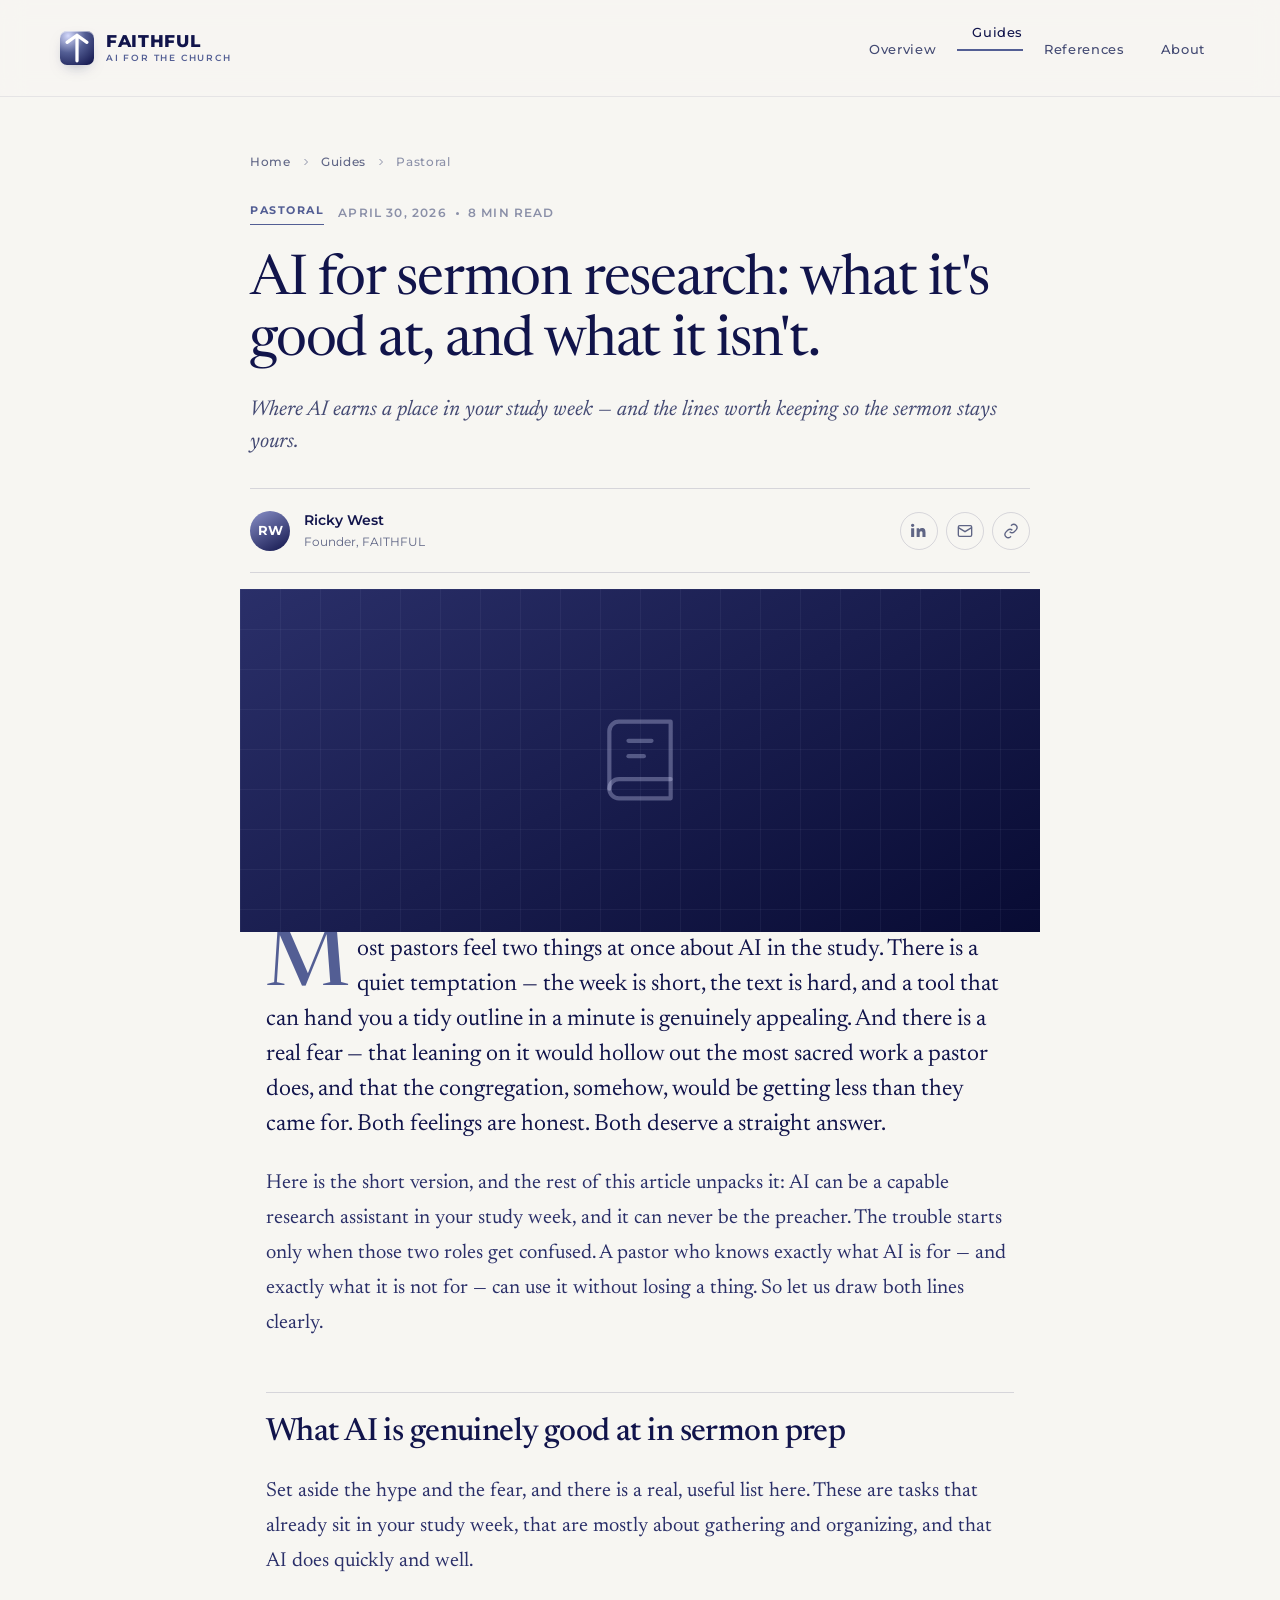
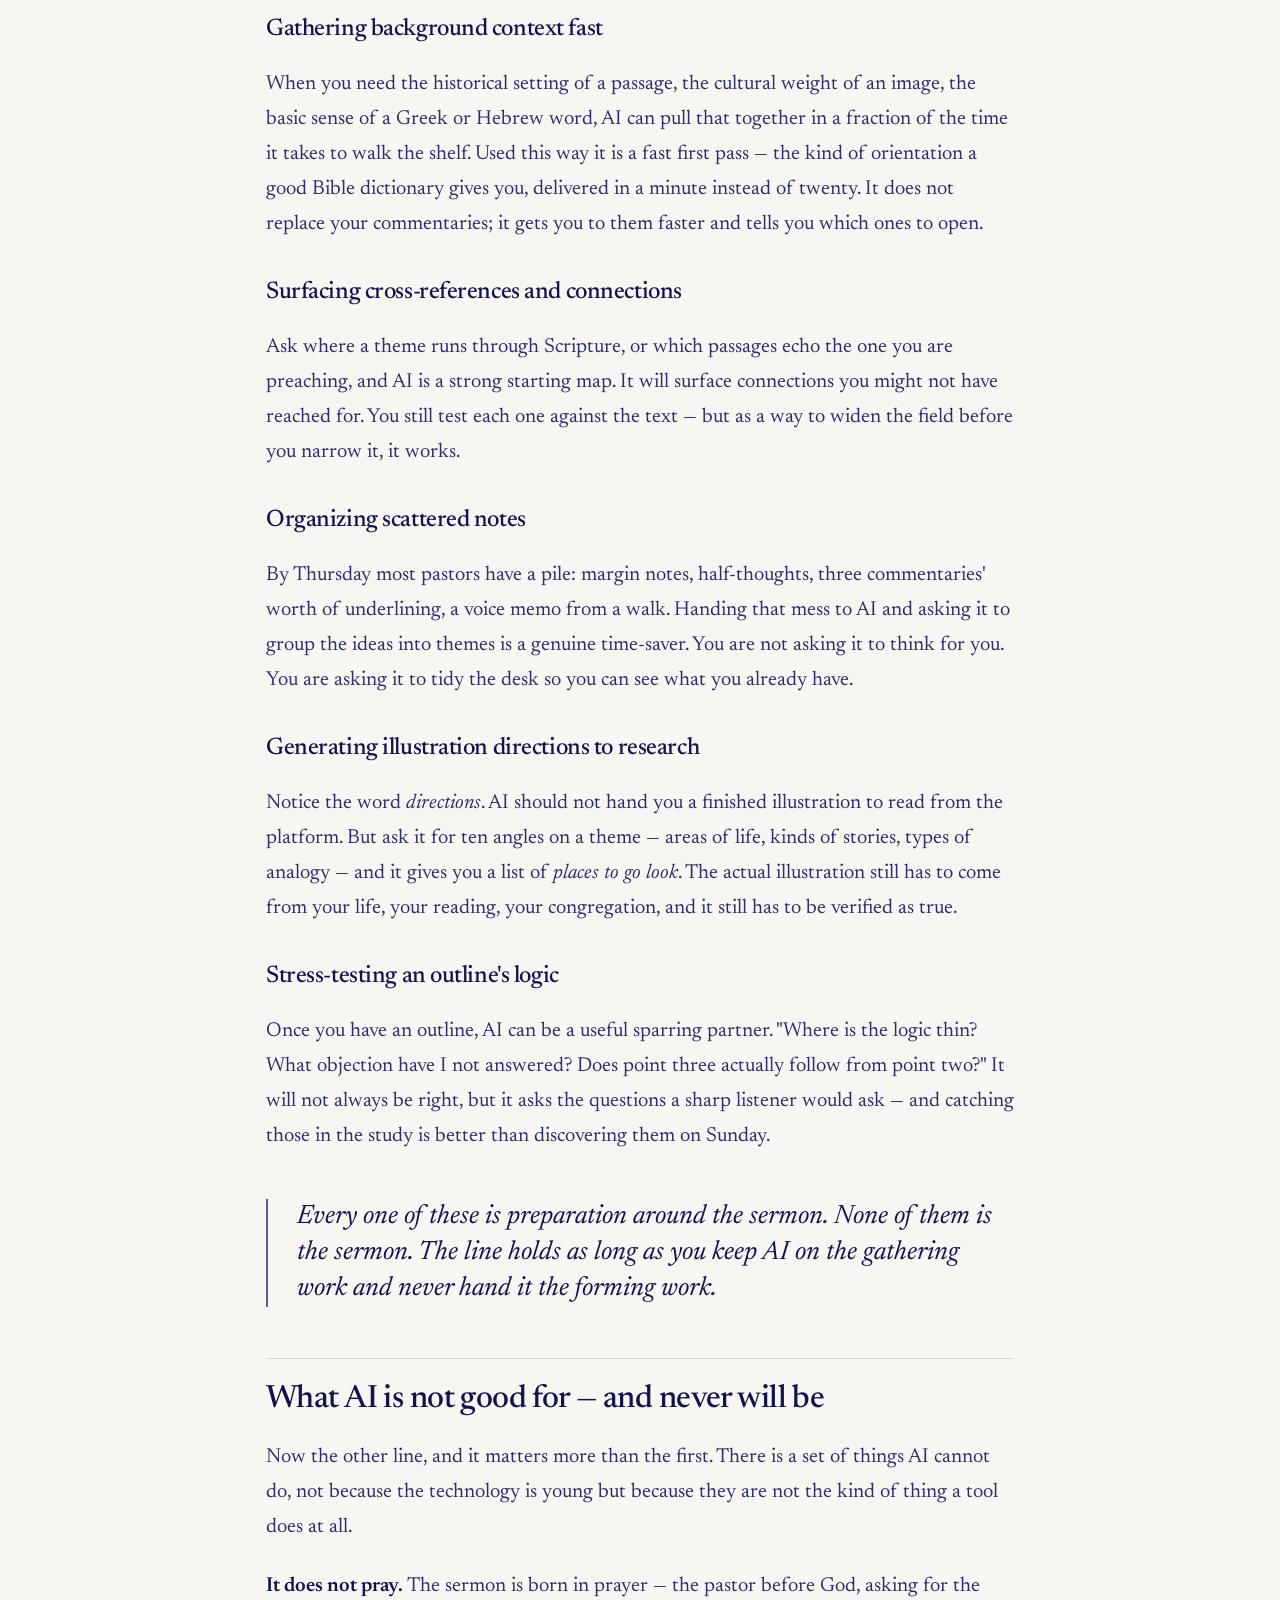
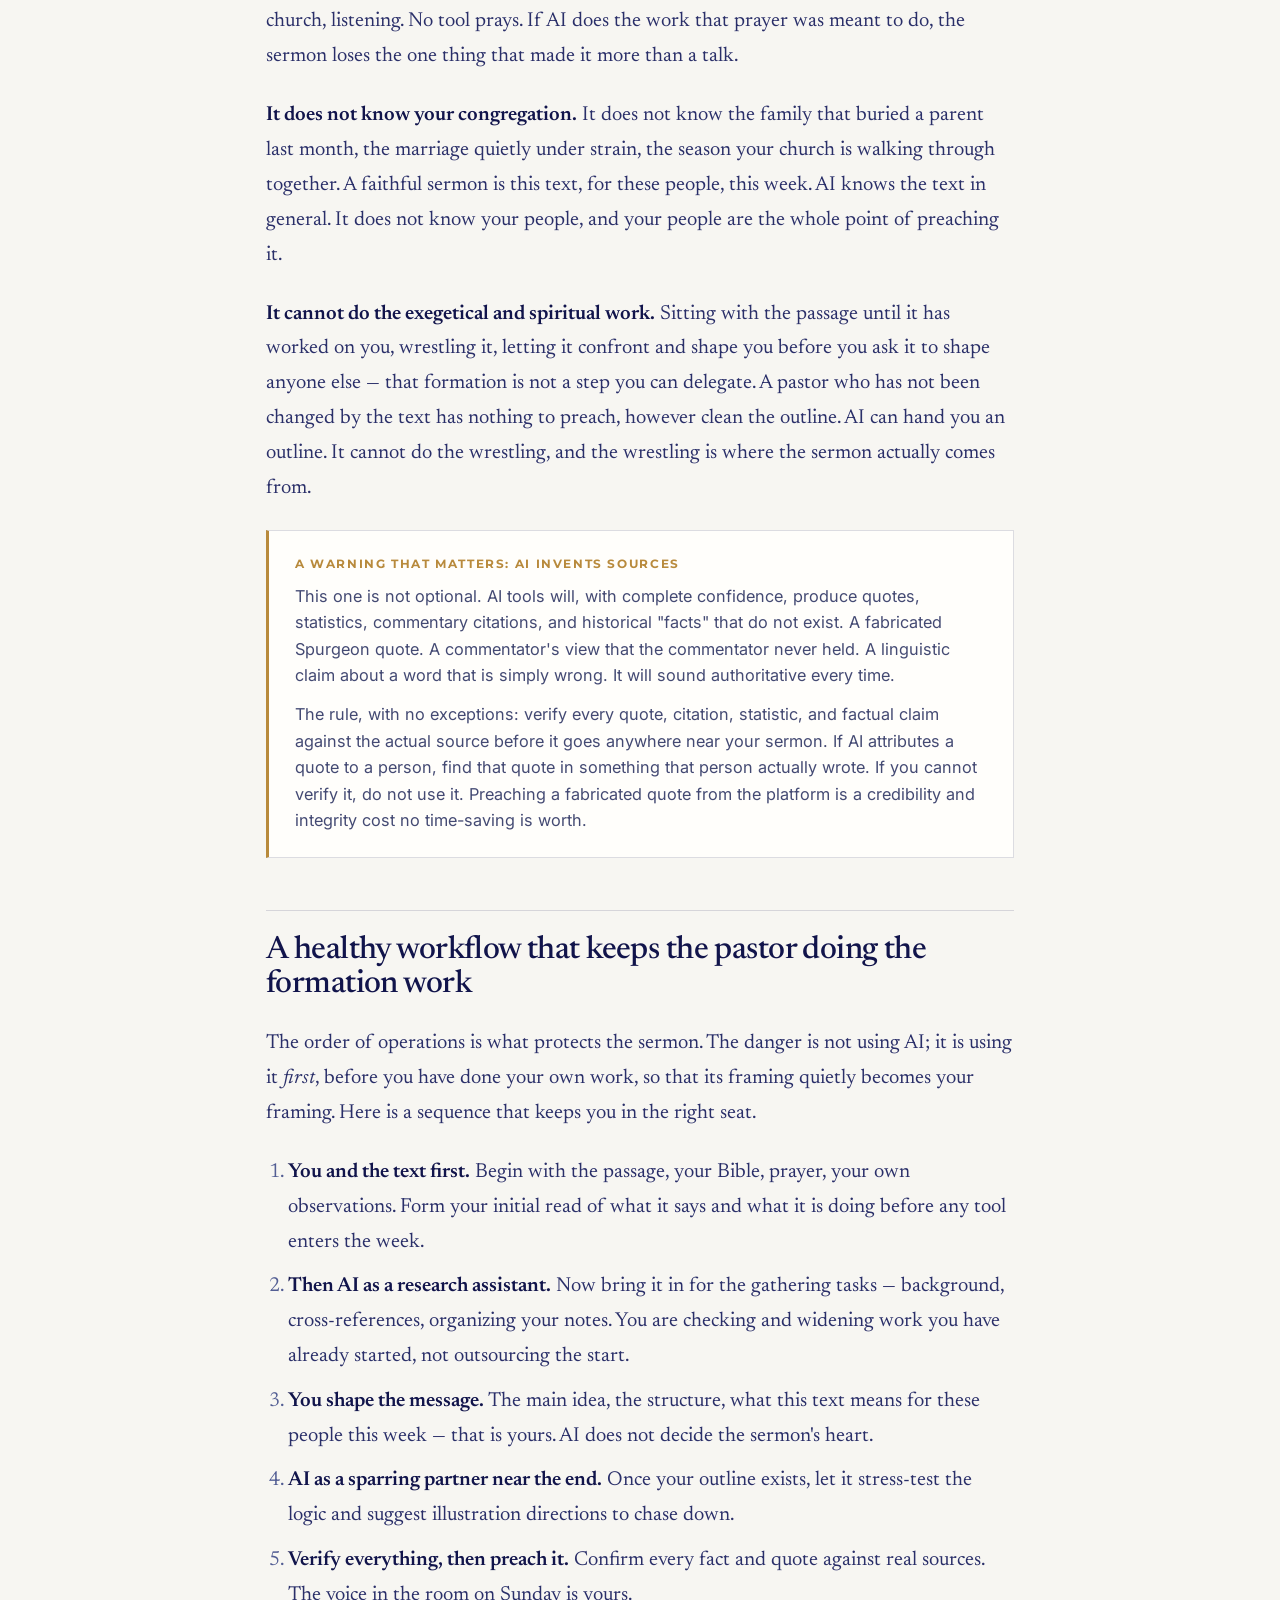
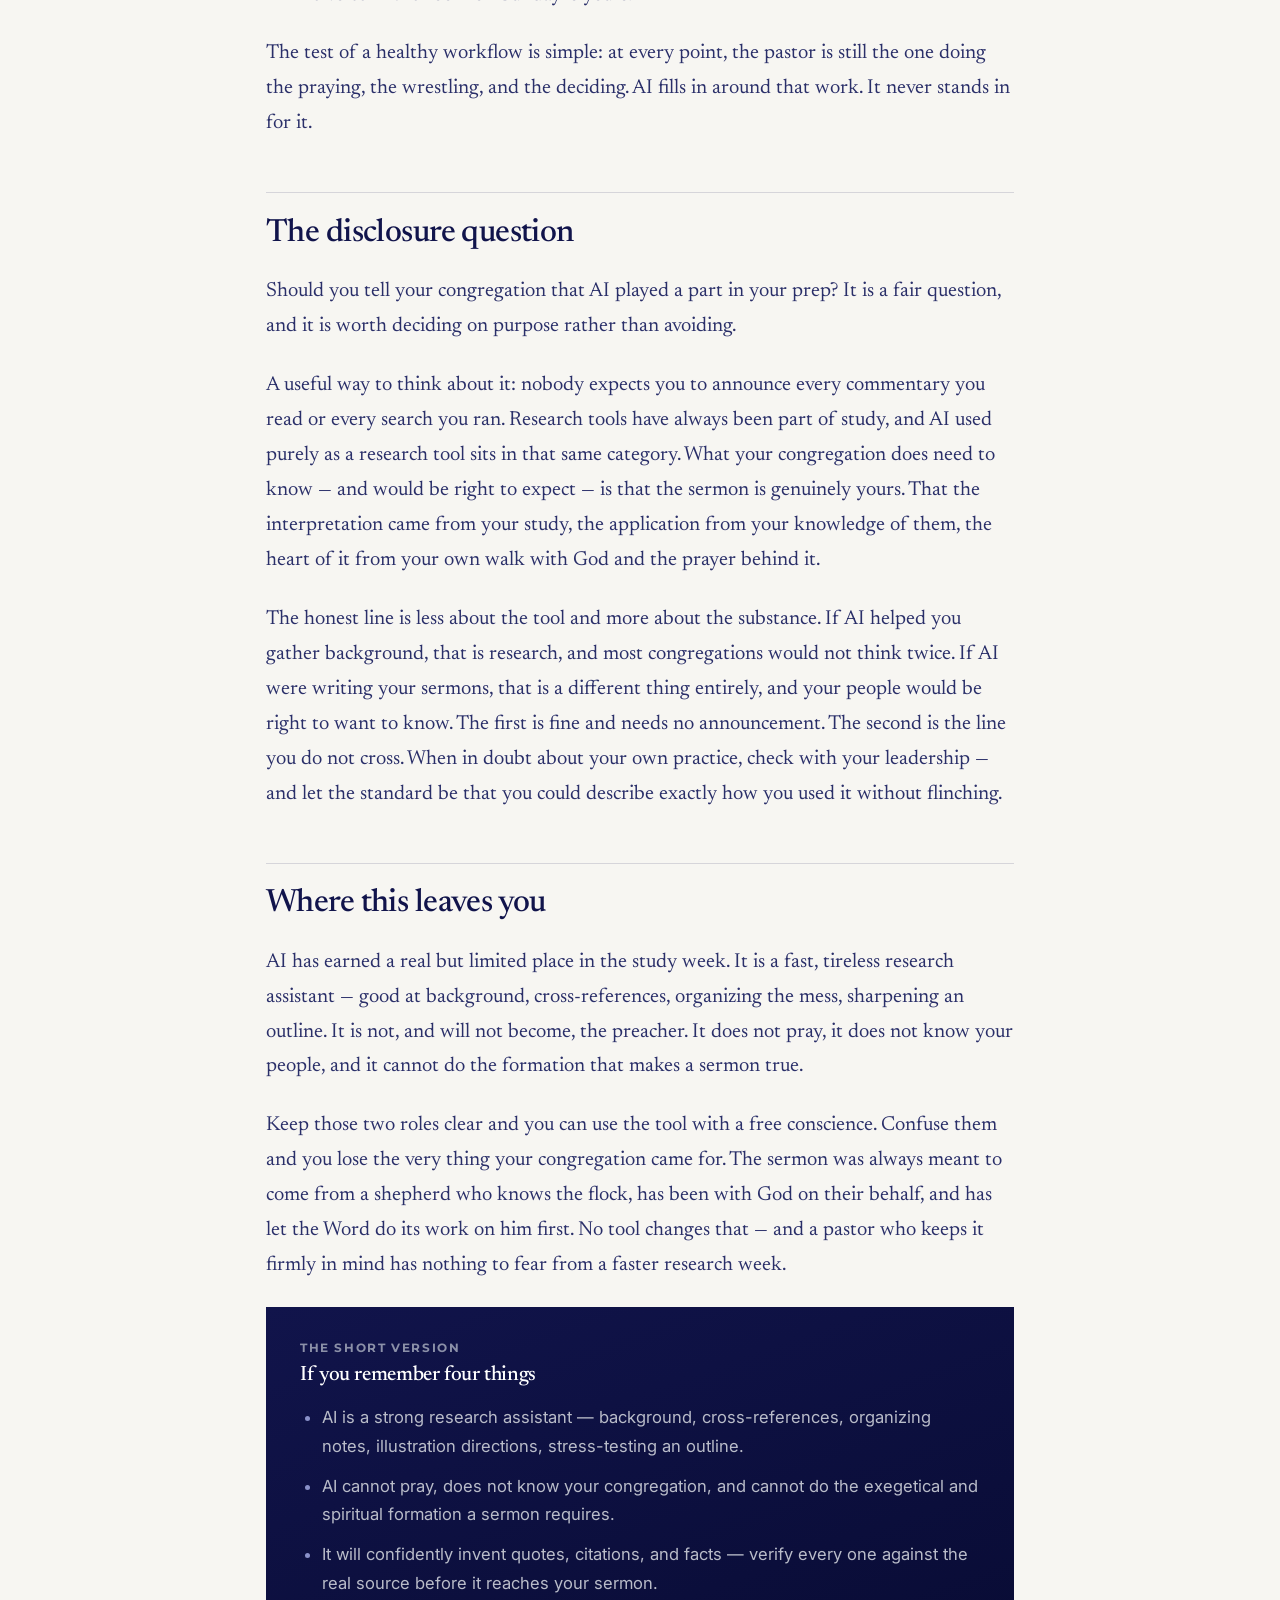
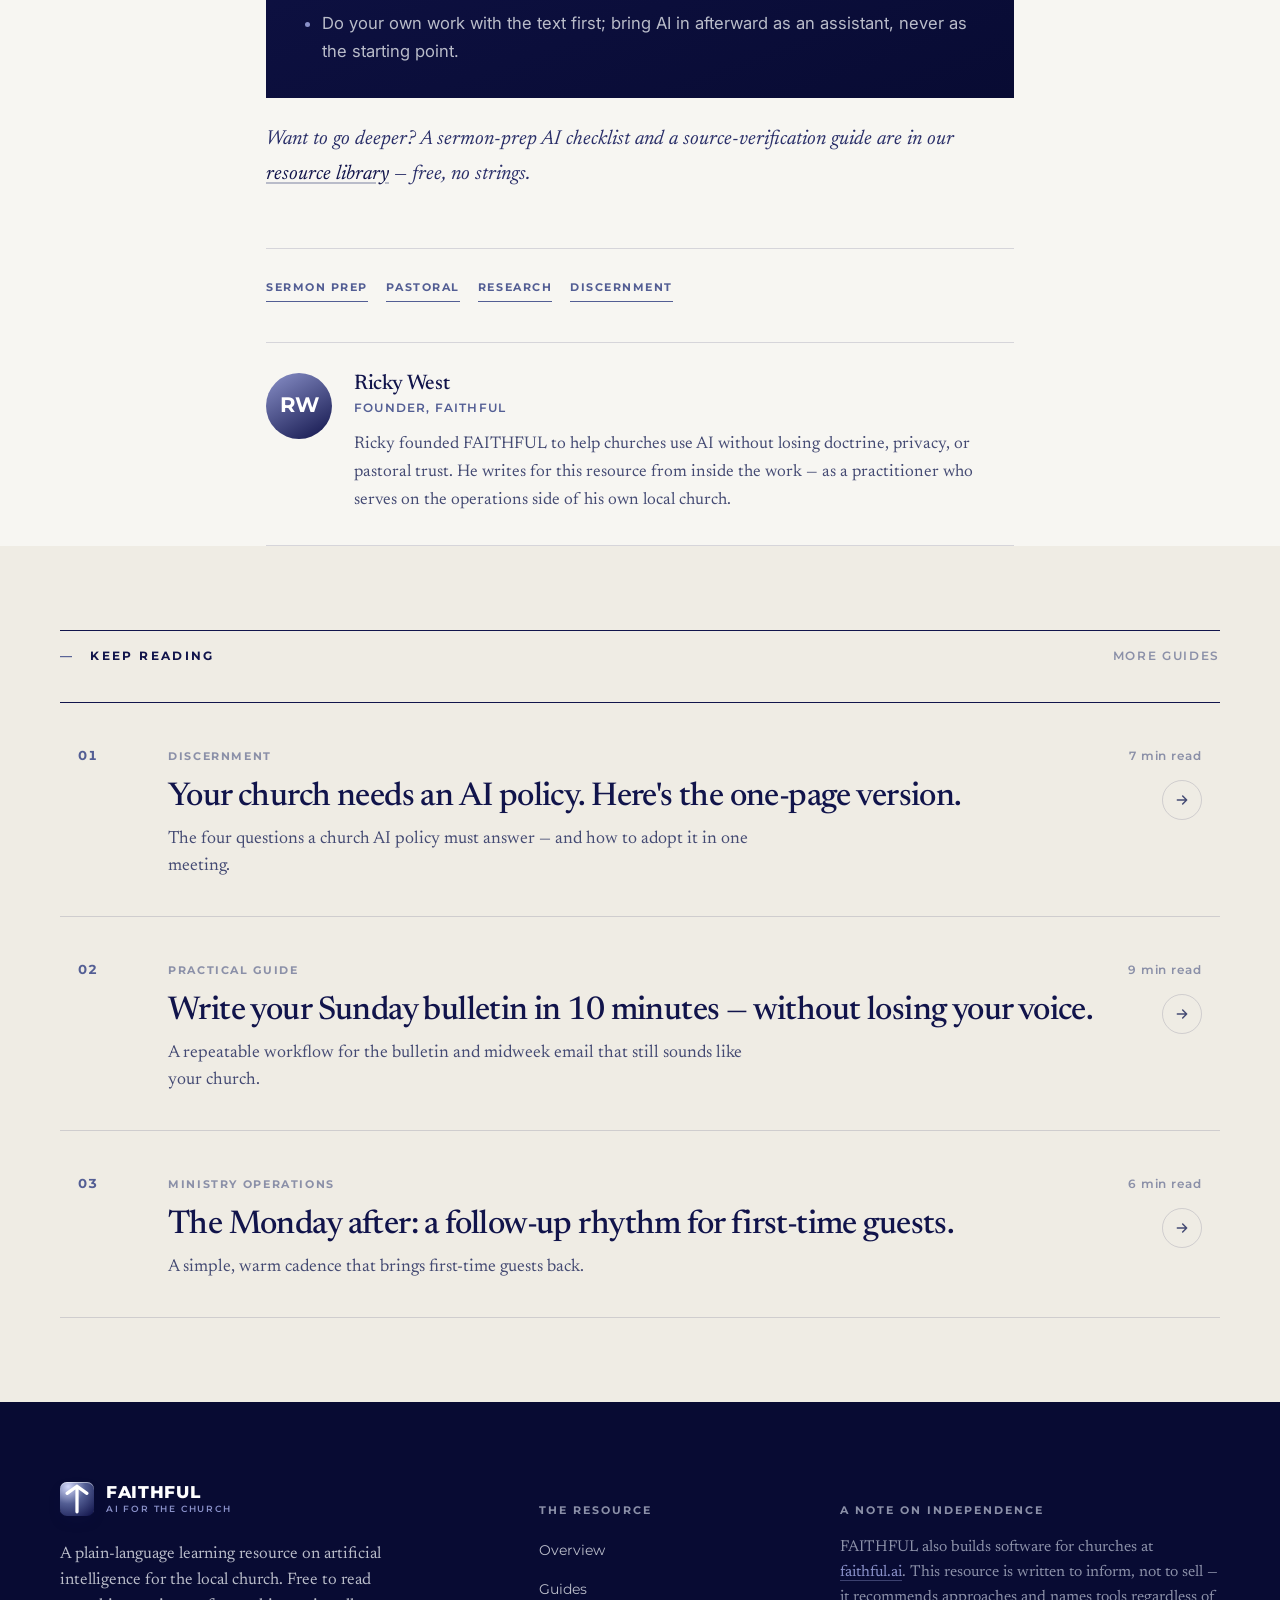
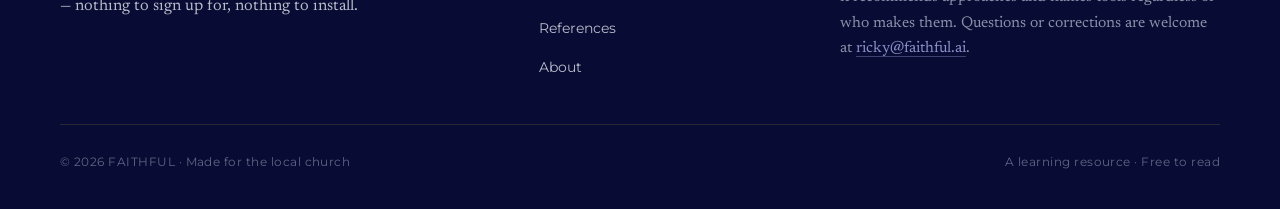
<file: article-sermon-research.html>
<!doctype html>
<html lang="en">
<head>
<meta charset="utf-8" />
<meta name="viewport" content="width=device-width, initial-scale=1" />
<title>AI for sermon research: what it's good at, and what it isn't. | FAITHFUL — AI for the Church</title>
<meta name="description" content="Where AI earns a place in your study week — and the lines worth keeping so the sermon stays yours. An honest look at what AI helps with in sermon prep and what it can't touch." />
<meta name="theme-color" content="#11144B" />
<link rel="canonical" href="https://learn.faithful.ai/article-sermon-research.html" />

<meta property="og:type" content="article" />
<meta property="og:title" content="AI for sermon research: what it's good at, and what it isn't." />
<meta property="og:description" content="Where AI earns a place in your study week — and the lines worth keeping so the sermon stays yours." />
<meta property="og:url" content="https://learn.faithful.ai/article-sermon-research.html" />
<meta property="og:site_name" content="FAITHFUL — AI for the Church" />
<meta name="twitter:card" content="summary_large_image" />

<script type="application/ld+json">
{
  "@context": "https://schema.org",
  "@type": "Article",
  "headline": "AI for sermon research: what it's good at, and what it isn't.",
  "description": "Where AI earns a place in your study week — and the lines worth keeping so the sermon stays yours.",
  "author": { "@type": "Person", "name": "Ricky West" },
  "publisher": { "@type": "Organization", "name": "FAITHFUL" },
  "datePublished": "2026-04-30",
  "articleSection": "Pastoral"
}
</script>

<link rel="preconnect" href="https://fonts.googleapis.com" />
<link rel="preconnect" href="https://fonts.gstatic.com" crossorigin />
<link href="https://fonts.googleapis.com/css2?family=Inter:wght@400;500;600&family=Montserrat:wght@500;600;700;800&family=Newsreader:ital,wght@0,400;0,500;1,400;1,500&display=swap" rel="stylesheet" />
<link rel="stylesheet" href="styles.css" />
</head>
<body>

<a class="skip" href="#main">Skip to content</a>
<div class="read-progress" id="readProgress" aria-hidden="true"></div>

<header class="masthead" id="masthead">
  <div class="container nav-row">
    <a class="brand" href="index.html" aria-label="FAITHFUL — AI for the Church">
      <span class="brand-mark" aria-hidden="true"></span>
      <span class="brand-word">FAITHFUL<small>AI FOR THE CHURCH</small></span>
    </a>
    <button class="nav-toggle" id="navToggle" aria-label="Open menu" aria-expanded="false" aria-controls="navMenu"><span></span></button>
    <nav class="nav-menu" id="navMenu" aria-label="Primary">
      <ul class="nav-links">
        <li><a href="index.html">Overview</a></li>
        <li><a href="articles.html" class="current">Guides</a></li>
        <li><a href="resources.html">References</a></li>
        <li><a href="about.html">About</a></li>
      </ul>
    </nav>
  </div>
</header>

<main id="main">

  <article>
    <!-- ARTICLE HERO -->
    <div class="article-hero">
      <div class="container">
        <nav class="breadcrumb" aria-label="Breadcrumb">
          <a href="index.html">Home</a>
          <svg viewBox="0 0 24 24" fill="none" stroke="currentColor" stroke-width="2"><path d="m9 18 6-6-6-6"/></svg>
          <a href="articles.html">Guides</a>
          <svg viewBox="0 0 24 24" fill="none" stroke="currentColor" stroke-width="2"><path d="m9 18 6-6-6-6"/></svg>
          <span>Pastoral</span>
        </nav>
        <div class="ah-tagrow">
          <span class="tag">Pastoral</span>
          <span class="meta-row">April 30, 2026<span class="dot-sep" aria-hidden="true"></span>8 min read</span>
        </div>
        <h1>AI for sermon research: what it's good at, and what it isn't.</h1>
        <p class="ah-dek">
          Where AI earns a place in your study week — and the lines worth
          keeping so the sermon stays yours.
        </p>
        <div class="ah-byline">
          <span class="avatar" aria-hidden="true">RW</span>
          <div>
            <div class="byline-name">Ricky West</div>
            <div class="byline-sub">Founder, FAITHFUL</div>
          </div>
          <div class="ah-share" aria-label="Share this article">
            <button class="share-btn" data-share="linkedin" aria-label="Share on LinkedIn">
              <svg viewBox="0 0 24 24" fill="currentColor"><path d="M4.98 3.5C4.98 4.88 3.87 6 2.5 6S0 4.88 0 3.5 1.12 1 2.5 1s2.48 1.12 2.48 2.5ZM.2 8h4.6v13H.2V8Zm7.4 0h4.4v1.8h.06c.6-1.14 2.08-2.34 4.28-2.34 4.58 0 5.42 3 5.42 6.9V21h-4.6v-5.7c0-1.36-.02-3.1-1.9-3.1-1.9 0-2.2 1.48-2.2 3v5.8h-4.6V8Z"/></svg>
            </button>
            <button class="share-btn" data-share="email" aria-label="Share by email">
              <svg viewBox="0 0 24 24" fill="none" stroke="currentColor" stroke-width="2"><rect x="2" y="4" width="20" height="16" rx="2"/><path d="m22 7-10 6L2 7"/></svg>
            </button>
            <button class="share-btn" data-share="copy" aria-label="Copy link">
              <svg viewBox="0 0 24 24" fill="none" stroke="currentColor" stroke-width="2"><path d="M10 13a5 5 0 0 0 7 0l3-3a5 5 0 0 0-7-7l-1 1"/><path d="M14 11a5 5 0 0 0-7 0l-3 3a5 5 0 0 0 7 7l1-1"/></svg>
            </button>
          </div>
        </div>
      </div>
    </div>

    <div class="container container-narrow">
      <figure class="article-figure" data-reveal>
        <span class="af-glyph" aria-hidden="true">
          <svg viewBox="0 0 24 24" fill="none" stroke="currentColor" stroke-width="1.1" stroke-linecap="round" stroke-linejoin="round"><path d="M4 19.5A2.5 2.5 0 0 1 6.5 17H20"/><path d="M6.5 2H20v20H6.5A2.5 2.5 0 0 1 4 19.5v-15A2.5 2.5 0 0 1 6.5 2Z"/><path d="M9 7h6"/><path d="M9 11h4"/></svg>
        </span>
      </figure>
    </div>

    <!-- PROSE -->
    <div class="container">
      <div class="prose">
        <p class="lead">
          Most pastors feel two things at once about AI in the study. There is a
          quiet temptation — the week is short, the text is hard, and a tool that
          can hand you a tidy outline in a minute is genuinely appealing. And
          there is a real fear — that leaning on it would hollow out the most
          sacred work a pastor does, and that the congregation, somehow, would be
          getting less than they came for. Both feelings are honest. Both deserve
          a straight answer.
        </p>
        <p>
          Here is the short version, and the rest of this article unpacks it: AI
          can be a capable research assistant in your study week, and it can never
          be the preacher. The trouble starts only when those two roles get
          confused. A pastor who knows exactly what AI is for — and exactly what
          it is not for — can use it without losing a thing. So let us draw both
          lines clearly.
        </p>

        <h2>What AI is genuinely good at in sermon prep</h2>
        <p>
          Set aside the hype and the fear, and there is a real, useful list here.
          These are tasks that already sit in your study week, that are mostly
          about gathering and organizing, and that AI does quickly and well.
        </p>

        <h3>Gathering background context fast</h3>
        <p>
          When you need the historical setting of a passage, the cultural weight
          of an image, the basic sense of a Greek or Hebrew word, AI can pull that
          together in a fraction of the time it takes to walk the shelf. Used this
          way it is a fast first pass — the kind of orientation a good Bible
          dictionary gives you, delivered in a minute instead of twenty. It does
          not replace your commentaries; it gets you to them faster and tells you
          which ones to open.
        </p>

        <h3>Surfacing cross-references and connections</h3>
        <p>
          Ask where a theme runs through Scripture, or which passages echo the one
          you are preaching, and AI is a strong starting map. It will surface
          connections you might not have reached for. You still test each one
          against the text — but as a way to widen the field before you narrow it,
          it works.
        </p>

        <h3>Organizing scattered notes</h3>
        <p>
          By Thursday most pastors have a pile: margin notes, half-thoughts,
          three commentaries' worth of underlining, a voice memo from a walk.
          Handing that mess to AI and asking it to group the ideas into themes is
          a genuine time-saver. You are not asking it to think for you. You are
          asking it to tidy the desk so you can see what you already have.
        </p>

        <h3>Generating illustration directions to research</h3>
        <p>
          Notice the word <em>directions</em>. AI should not hand you a finished
          illustration to read from the platform. But ask it for ten angles on a
          theme — areas of life, kinds of stories, types of analogy — and it
          gives you a list of <em>places to go look</em>. The actual illustration
          still has to come from your life, your reading, your congregation, and
          it still has to be verified as true.
        </p>

        <h3>Stress-testing an outline's logic</h3>
        <p>
          Once you have an outline, AI can be a useful sparring partner. "Where is
          the logic thin? What objection have I not answered? Does point three
          actually follow from point two?" It will not always be right, but it
          asks the questions a sharp listener would ask — and catching those in
          the study is better than discovering them on Sunday.
        </p>

        <blockquote class="pull">
          Every one of these is preparation <em>around</em> the sermon. None of
          them is the sermon. The line holds as long as you keep AI on the
          gathering work and never hand it the forming work.
        </blockquote>

        <h2>What AI is not good for — and never will be</h2>
        <p>
          Now the other line, and it matters more than the first. There is a set
          of things AI cannot do, not because the technology is young but because
          they are not the kind of thing a tool does at all.
        </p>
        <p>
          <strong>It does not pray.</strong> The sermon is born in prayer — the
          pastor before God, asking for the church, listening. No tool prays. If
          AI does the work that prayer was meant to do, the sermon loses the one
          thing that made it more than a talk.
        </p>
        <p>
          <strong>It does not know your congregation.</strong> It does not know
          the family that buried a parent last month, the marriage quietly under
          strain, the season your church is walking through together. A faithful
          sermon is this text, for these people, this week. AI knows the text in
          general. It does not know your people, and your people are the whole
          point of preaching it.
        </p>
        <p>
          <strong>It cannot do the exegetical and spiritual work.</strong> Sitting
          with the passage until it has worked on you, wrestling it, letting it
          confront and shape you before you ask it to shape anyone else — that
          formation is not a step you can delegate. A pastor who has not been
          changed by the text has nothing to preach, however clean the outline.
          AI can hand you an outline. It cannot do the wrestling, and the
          wrestling is where the sermon actually comes from.
        </p>

        <div class="callout">
          <div class="callout-title">A warning that matters: AI invents sources</div>
          <p>
            This one is not optional. AI tools will, with complete confidence,
            produce quotes, statistics, commentary citations, and historical
            "facts" that do not exist. A fabricated Spurgeon quote. A
            commentator's view that the commentator never held. A linguistic
            claim about a word that is simply wrong. It will sound authoritative
            every time.
          </p>
          <p>
            The rule, with no exceptions: verify every quote, citation, statistic,
            and factual claim against the actual source before it goes anywhere
            near your sermon. If AI attributes a quote to a person, find that
            quote in something that person actually wrote. If you cannot verify
            it, do not use it. Preaching a fabricated quote from the platform is
            a credibility and integrity cost no time-saving is worth.
          </p>
        </div>

        <h2>A healthy workflow that keeps the pastor doing the formation work</h2>
        <p>
          The order of operations is what protects the sermon. The danger is not
          using AI; it is using it <em>first</em>, before you have done your own
          work, so that its framing quietly becomes your framing. Here is a
          sequence that keeps you in the right seat.
        </p>
        <ol>
          <li>
            <strong>You and the text first.</strong> Begin with the passage, your
            Bible, prayer, your own observations. Form your initial read of what
            it says and what it is doing before any tool enters the week.
          </li>
          <li>
            <strong>Then AI as a research assistant.</strong> Now bring it in for
            the gathering tasks — background, cross-references, organizing your
            notes. You are checking and widening work you have already started,
            not outsourcing the start.
          </li>
          <li>
            <strong>You shape the message.</strong> The main idea, the structure,
            what this text means for these people this week — that is yours. AI
            does not decide the sermon's heart.
          </li>
          <li>
            <strong>AI as a sparring partner near the end.</strong> Once your
            outline exists, let it stress-test the logic and suggest illustration
            directions to chase down.
          </li>
          <li>
            <strong>Verify everything, then preach it.</strong> Confirm every fact
            and quote against real sources. The voice in the room on Sunday is
            yours.
          </li>
        </ol>
        <p>
          The test of a healthy workflow is simple: at every point, the pastor is
          still the one doing the praying, the wrestling, and the deciding. AI
          fills in around that work. It never stands in for it.
        </p>

        <h2>The disclosure question</h2>
        <p>
          Should you tell your congregation that AI played a part in your prep?
          It is a fair question, and it is worth deciding on purpose rather than
          avoiding.
        </p>
        <p>
          A useful way to think about it: nobody expects you to announce every
          commentary you read or every search you ran. Research tools have always
          been part of study, and AI used purely as a research tool sits in that
          same category. What your congregation does need to know — and would be
          right to expect — is that the sermon is genuinely yours. That the
          interpretation came from your study, the application from your knowledge
          of them, the heart of it from your own walk with God and the prayer
          behind it.
        </p>
        <p>
          The honest line is less about the tool and more about the substance. If
          AI helped you gather background, that is research, and most congregations
          would not think twice. If AI were writing your sermons, that is a
          different thing entirely, and your people would be right to want to
          know. The first is fine and needs no announcement. The second is the
          line you do not cross. When in doubt about your own practice, check with
          your leadership — and let the standard be that you could describe
          exactly how you used it without flinching.
        </p>

        <h2>Where this leaves you</h2>
        <p>
          AI has earned a real but limited place in the study week. It is a fast,
          tireless research assistant — good at background, cross-references,
          organizing the mess, sharpening an outline. It is not, and will not
          become, the preacher. It does not pray, it does not know your people,
          and it cannot do the formation that makes a sermon true.
        </p>
        <p>
          Keep those two roles clear and you can use the tool with a free
          conscience. Confuse them and you lose the very thing your congregation
          came for. The sermon was always meant to come from a shepherd who knows
          the flock, has been with God on their behalf, and has let the Word do
          its work on him first. No tool changes that — and a pastor who keeps it
          firmly in mind has nothing to fear from a faster research week.
        </p>

        <div class="key-takeaways">
          <div class="callout-title">The short version</div>
          <h4>If you remember four things</h4>
          <ul>
            <li>AI is a strong research assistant — background, cross-references, organizing notes, illustration directions, stress-testing an outline.</li>
            <li>AI cannot pray, does not know your congregation, and cannot do the exegetical and spiritual formation a sermon requires.</li>
            <li>It will confidently invent quotes, citations, and facts — verify every one against the real source before it reaches your sermon.</li>
            <li>Do your own work with the text first; bring AI in afterward as an assistant, never as the starting point.</li>
          </ul>
        </div>

        <p>
          <em>Want to go deeper? A sermon-prep AI checklist and a source-verification
          guide are in our <a href="resources.html">resource library</a> — free,
          no strings.</em>
        </p>
      </div>

      <!-- ARTICLE FOOT -->
      <div class="article-foot">
        <div class="tag-list">
          <span class="tag">Sermon Prep</span>
          <span class="tag">Pastoral</span>
          <span class="tag">Research</span>
          <span class="tag">Discernment</span>
        </div>
      </div>

      <!-- AUTHOR BIO -->
      <aside class="author-bio">
        <span class="avatar is-lg" aria-hidden="true">RW</span>
        <div>
          <h4>Ricky West</h4>
          <div class="ab-role">Founder, FAITHFUL</div>
          <p>
            Ricky founded FAITHFUL to help churches use AI without losing
            doctrine, privacy, or pastoral trust. He writes for this resource from
            inside the work — as a practitioner who serves on the operations
            side of his own local church.
          </p>
        </div>
      </aside>
    </div>

    <!-- RELATED -->
    <section class="section tight zone-warm">
      <div class="container">
        <div class="sec-label">
          <span class="num">&#8212;</span>
          <span>Keep Reading</span>
          <span class="spacer"></span>
          <span class="aside">More guides</span>
        </div>
        <div class="toc">
          <a class="toc-row" href="article-ai-policy.html">
            <span class="toc-no">01</span>
            <div class="toc-main">
              <span class="toc-cat">Discernment</span>
              <h3>Your church needs an AI policy. Here's the one-page version.</h3>
              <p class="toc-dek">The four questions a church AI policy must answer — and how to adopt it in one meeting.</p>
            </div>
            <div class="toc-meta">
              <span>7 min read</span>
              <span class="toc-arrow" aria-hidden="true"><svg viewBox="0 0 24 24" fill="none" stroke="currentColor" stroke-width="2.2" stroke-linecap="round" stroke-linejoin="round"><path d="M5 12h14M13 6l6 6-6 6"/></svg></span>
            </div>
          </a>
          <a class="toc-row" href="article-bulletin.html">
            <span class="toc-no">02</span>
            <div class="toc-main">
              <span class="toc-cat">Practical Guide</span>
              <h3>Write your Sunday bulletin in 10 minutes — without losing your voice.</h3>
              <p class="toc-dek">A repeatable workflow for the bulletin and midweek email that still sounds like your church.</p>
            </div>
            <div class="toc-meta">
              <span>9 min read</span>
              <span class="toc-arrow" aria-hidden="true"><svg viewBox="0 0 24 24" fill="none" stroke="currentColor" stroke-width="2.2" stroke-linecap="round" stroke-linejoin="round"><path d="M5 12h14M13 6l6 6-6 6"/></svg></span>
            </div>
          </a>
          <a class="toc-row" href="article-first-time-guests.html">
            <span class="toc-no">03</span>
            <div class="toc-main">
              <span class="toc-cat">Ministry Operations</span>
              <h3>The Monday after: a follow-up rhythm for first-time guests.</h3>
              <p class="toc-dek">A simple, warm cadence that brings first-time guests back.</p>
            </div>
            <div class="toc-meta">
              <span>6 min read</span>
              <span class="toc-arrow" aria-hidden="true"><svg viewBox="0 0 24 24" fill="none" stroke="currentColor" stroke-width="2.2" stroke-linecap="round" stroke-linejoin="round"><path d="M5 12h14M13 6l6 6-6 6"/></svg></span>
            </div>
          </a>
        </div>
      </div>
    </section>
  </article>


</main>

<footer class="colophon">
  <div class="container">
    <div class="colophon-top">
      <div>
        <a class="brand" href="index.html" aria-label="FAITHFUL home">
          <span class="brand-mark" aria-hidden="true"></span>
          <span class="brand-word">FAITHFUL<small>AI FOR THE CHURCH</small></span>
        </a>
        <p class="colophon-blurb">
          A plain-language learning resource on artificial intelligence for the
          local church. Free to read — nothing to sign up for, nothing to install.
        </p>
      </div>
      <nav aria-label="Footer">
        <h5>The Resource</h5>
        <ul>
          <li><a href="index.html">Overview</a></li>
          <li><a href="articles.html">Guides</a></li>
          <li><a href="resources.html">References</a></li>
          <li><a href="about.html">About</a></li>
        </ul>
      </nav>
      <div>
        <h5>A note on independence</h5>
        <p class="colophon-note">
          FAITHFUL also builds software for churches at <a href="https://faithful.ai/">faithful.ai</a>.
          This resource is written to inform, not to sell — it recommends
          approaches and names tools regardless of who makes them. Questions or
          corrections are welcome at <a href="mailto:ricky@faithful.ai">ricky@faithful.ai</a>.
        </p>
      </div>
    </div>
    <div class="colophon-base">
      <span>&copy; <span id="yr"></span> FAITHFUL &middot; Made for the local church</span>
      <span>A learning resource &middot; Free to read</span>
    </div>
  </div>
</footer>

<script src="main.js"></script>
</body>
</html>
</file>
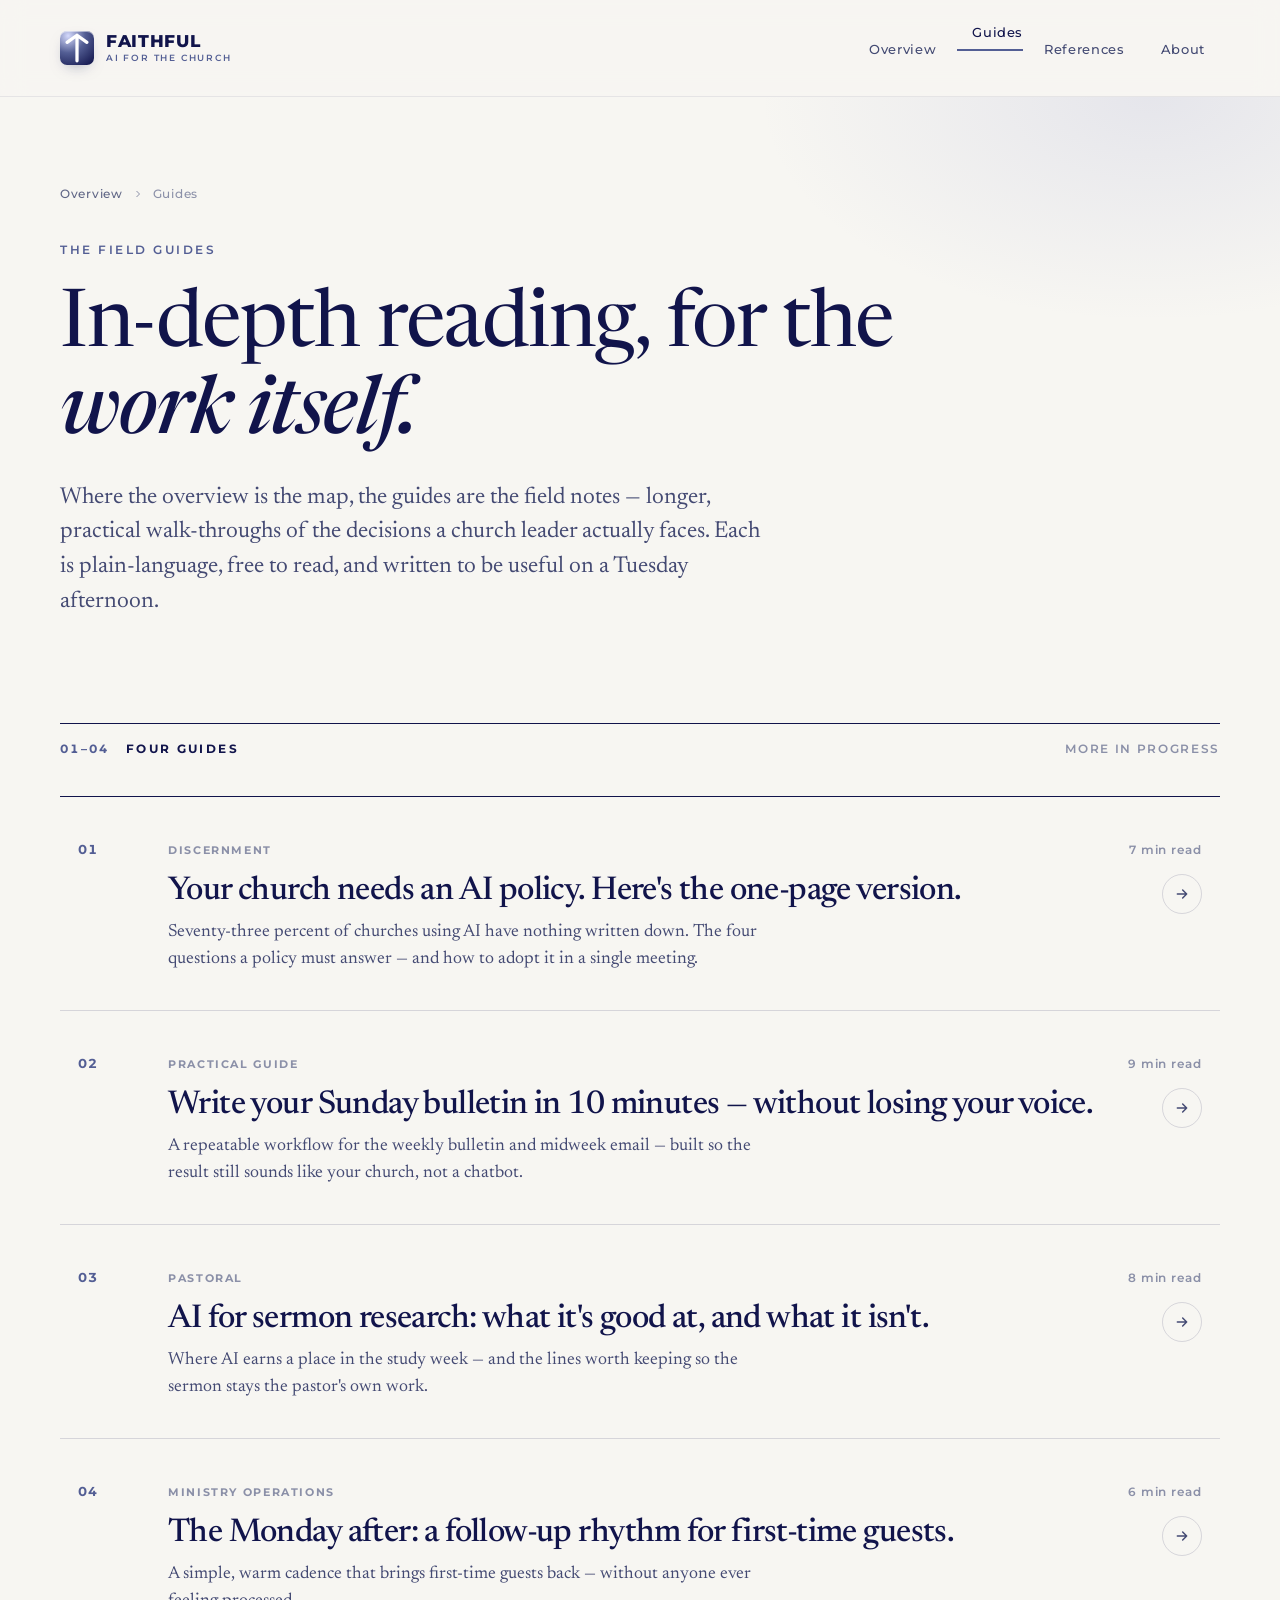
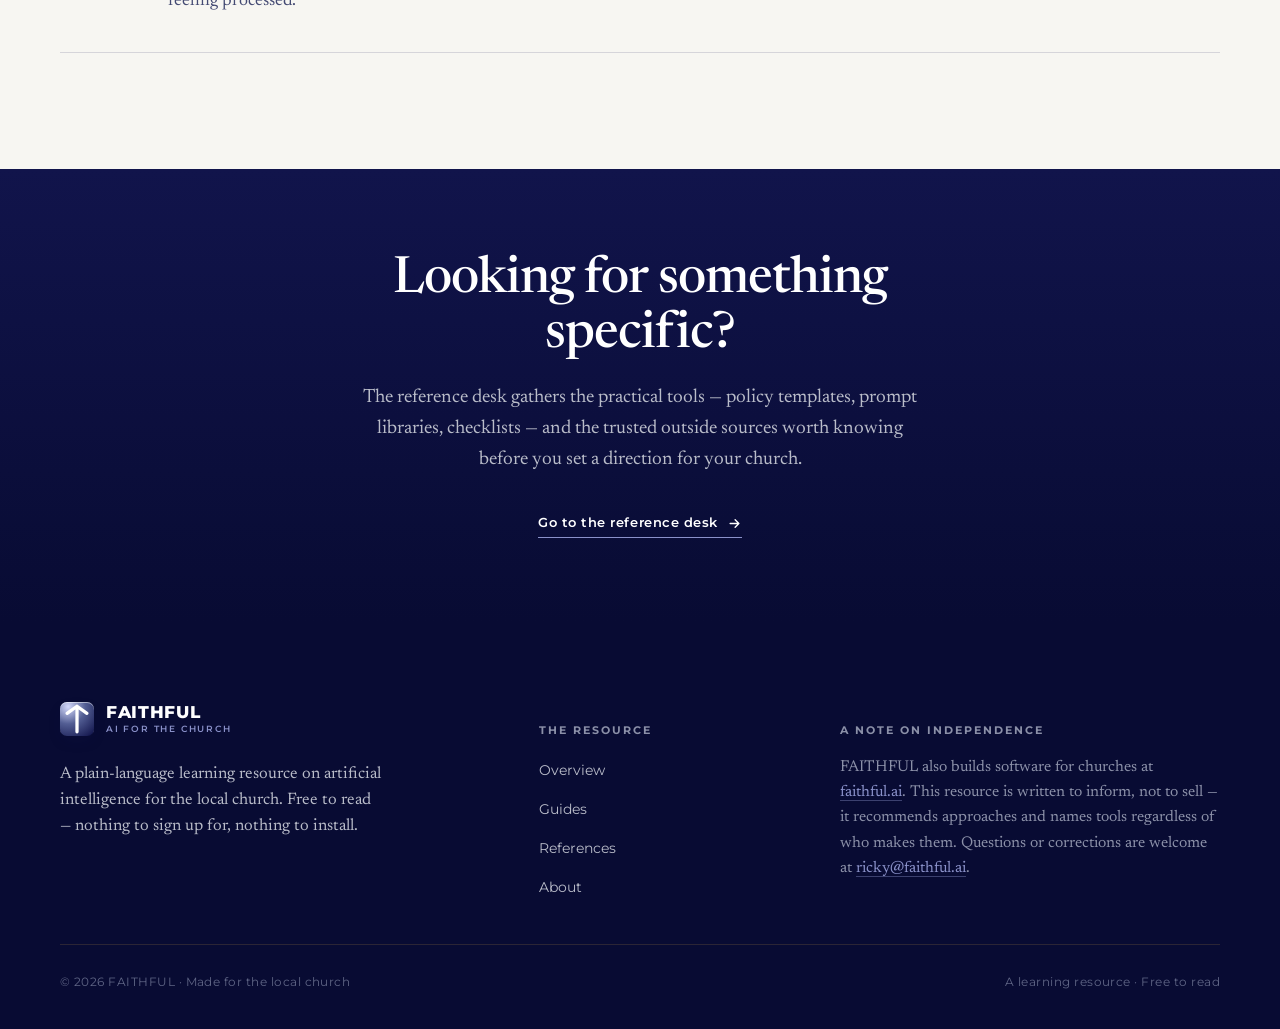
<file: articles.html>
<!doctype html>
<html lang="en">
<head>
<meta charset="utf-8" />
<meta name="viewport" content="width=device-width, initial-scale=1" />
<title>The Field Guides — AI for the Church | FAITHFUL</title>
<meta name="description" content="In-depth, plain-language guides for church leaders on using AI well — church AI policy, the weekly bulletin, sermon research, and first-time guest follow-up." />
<meta name="theme-color" content="#11144B" />
<link rel="canonical" href="https://learn.faithful.ai/articles.html" />
<meta property="og:type" content="website" />
<meta property="og:title" content="The Field Guides — AI for the Church" />
<meta property="og:description" content="In-depth, plain-language guides for church leaders on using AI well." />
<meta property="og:url" content="https://learn.faithful.ai/articles.html" />
<meta property="og:site_name" content="FAITHFUL — AI for the Church" />
<meta name="twitter:card" content="summary_large_image" />

<link rel="preconnect" href="https://fonts.googleapis.com" />
<link rel="preconnect" href="https://fonts.gstatic.com" crossorigin />
<link href="https://fonts.googleapis.com/css2?family=Inter:wght@400;500;600&family=Montserrat:wght@500;600;700;800&family=Newsreader:ital,wght@0,400;0,500;1,400;1,500&display=swap" rel="stylesheet" />
<link rel="stylesheet" href="styles.css" />
</head>
<body>

<a class="skip" href="#main">Skip to content</a>

<header class="masthead" id="masthead">
  <div class="container nav-row">
    <a class="brand" href="index.html" aria-label="FAITHFUL — AI for the Church">
      <span class="brand-mark" aria-hidden="true"></span>
      <span class="brand-word">FAITHFUL<small>AI FOR THE CHURCH</small></span>
    </a>
    <button class="nav-toggle" id="navToggle" aria-label="Open menu" aria-expanded="false" aria-controls="navMenu"><span></span></button>
    <nav class="nav-menu" id="navMenu" aria-label="Primary">
      <ul class="nav-links">
        <li><a href="index.html">Overview</a></li>
        <li><a href="articles.html" class="current">Guides</a></li>
        <li><a href="resources.html">References</a></li>
        <li><a href="about.html">About</a></li>
      </ul>
    </nav>
  </div>
</header>

<main id="main">

  <section class="page-head zone-paper">
    <div class="container">
      <nav class="breadcrumb" aria-label="Breadcrumb">
        <a href="index.html">Overview</a>
        <svg viewBox="0 0 24 24" fill="none" stroke="currentColor" stroke-width="2"><path d="m9 18 6-6-6-6"/></svg>
        <span>Guides</span>
      </nav>
      <div class="kicker" style="margin-bottom:24px;" data-reveal><span>The field guides</span></div>
      <h1 data-reveal data-reveal-d="1">In-depth reading, for the <span class="serif-em">work itself.</span></h1>
      <p class="ph-intro" data-reveal data-reveal-d="2">
        Where the overview is the map, the guides are the field notes — longer,
        practical walk-throughs of the decisions a church leader actually faces.
        Each is plain-language, free to read, and written to be useful on a
        Tuesday afternoon.
      </p>
    </div>
  </section>

  <section class="section zone-paper" style="padding-top:24px;">
    <div class="container">
      <div class="sec-label" data-reveal>
        <span class="num">01&#8211;04</span>
        <span>Four guides</span>
        <span class="spacer"></span>
        <span class="aside">More in progress</span>
      </div>

      <div class="toc">
        <a class="toc-row" href="article-ai-policy.html" data-reveal>
          <span class="toc-no">01</span>
          <div class="toc-main">
            <span class="toc-cat">Discernment</span>
            <h3>Your church needs an AI policy. Here's the one-page version.</h3>
            <p class="toc-dek">Seventy-three percent of churches using AI have nothing written down. The four questions a policy must answer — and how to adopt it in a single meeting.</p>
          </div>
          <div class="toc-meta">
            <span>7 min read</span>
            <span class="toc-arrow" aria-hidden="true"><svg viewBox="0 0 24 24" fill="none" stroke="currentColor" stroke-width="2.2" stroke-linecap="round" stroke-linejoin="round"><path d="M5 12h14M13 6l6 6-6 6"/></svg></span>
          </div>
        </a>
        <a class="toc-row" href="article-bulletin.html" data-reveal>
          <span class="toc-no">02</span>
          <div class="toc-main">
            <span class="toc-cat">Practical Guide</span>
            <h3>Write your Sunday bulletin in 10 minutes — without losing your voice.</h3>
            <p class="toc-dek">A repeatable workflow for the weekly bulletin and midweek email — built so the result still sounds like your church, not a chatbot.</p>
          </div>
          <div class="toc-meta">
            <span>9 min read</span>
            <span class="toc-arrow" aria-hidden="true"><svg viewBox="0 0 24 24" fill="none" stroke="currentColor" stroke-width="2.2" stroke-linecap="round" stroke-linejoin="round"><path d="M5 12h14M13 6l6 6-6 6"/></svg></span>
          </div>
        </a>
        <a class="toc-row" href="article-sermon-research.html" data-reveal>
          <span class="toc-no">03</span>
          <div class="toc-main">
            <span class="toc-cat">Pastoral</span>
            <h3>AI for sermon research: what it's good at, and what it isn't.</h3>
            <p class="toc-dek">Where AI earns a place in the study week — and the lines worth keeping so the sermon stays the pastor's own work.</p>
          </div>
          <div class="toc-meta">
            <span>8 min read</span>
            <span class="toc-arrow" aria-hidden="true"><svg viewBox="0 0 24 24" fill="none" stroke="currentColor" stroke-width="2.2" stroke-linecap="round" stroke-linejoin="round"><path d="M5 12h14M13 6l6 6-6 6"/></svg></span>
          </div>
        </a>
        <a class="toc-row" href="article-first-time-guests.html" data-reveal>
          <span class="toc-no">04</span>
          <div class="toc-main">
            <span class="toc-cat">Ministry Operations</span>
            <h3>The Monday after: a follow-up rhythm for first-time guests.</h3>
            <p class="toc-dek">A simple, warm cadence that brings first-time guests back — without anyone ever feeling processed.</p>
          </div>
          <div class="toc-meta">
            <span>6 min read</span>
            <span class="toc-arrow" aria-hidden="true"><svg viewBox="0 0 24 24" fill="none" stroke="currentColor" stroke-width="2.2" stroke-linecap="round" stroke-linejoin="round"><path d="M5 12h14M13 6l6 6-6 6"/></svg></span>
          </div>
        </a>
      </div>
    </div>
  </section>

  <section class="section tight zone-navy">
    <div class="container">
      <div class="closing" data-reveal>
        <h2>Looking for something specific?</h2>
        <p class="closing-body">
          The reference desk gathers the practical tools — policy templates,
          prompt libraries, checklists — and the trusted outside sources worth
          knowing before you set a direction for your church.
        </p>
        <a class="tlink on-dark" href="resources.html">
          Go to the reference desk
          <svg viewBox="0 0 24 24" fill="none" stroke="currentColor" stroke-width="2.2" stroke-linecap="round" stroke-linejoin="round"><path d="M5 12h14M13 6l6 6-6 6"/></svg>
        </a>
      </div>
    </div>
  </section>

</main>

<footer class="colophon">
  <div class="container">
    <div class="colophon-top">
      <div>
        <a class="brand" href="index.html" aria-label="FAITHFUL home">
          <span class="brand-mark" aria-hidden="true"></span>
          <span class="brand-word">FAITHFUL<small>AI FOR THE CHURCH</small></span>
        </a>
        <p class="colophon-blurb">
          A plain-language learning resource on artificial intelligence for the
          local church. Free to read — nothing to sign up for, nothing to install.
        </p>
      </div>
      <nav aria-label="Footer">
        <h5>The Resource</h5>
        <ul>
          <li><a href="index.html">Overview</a></li>
          <li><a href="articles.html">Guides</a></li>
          <li><a href="resources.html">References</a></li>
          <li><a href="about.html">About</a></li>
        </ul>
      </nav>
      <div>
        <h5>A note on independence</h5>
        <p class="colophon-note">
          FAITHFUL also builds software for churches at <a href="https://faithful.ai/">faithful.ai</a>.
          This resource is written to inform, not to sell — it recommends
          approaches and names tools regardless of who makes them. Questions or
          corrections are welcome at <a href="mailto:ricky@faithful.ai">ricky@faithful.ai</a>.
        </p>
      </div>
    </div>
    <div class="colophon-base">
      <span>&copy; <span id="yr"></span> FAITHFUL &middot; Made for the local church</span>
      <span>A learning resource &middot; Free to read</span>
    </div>
  </div>
</footer>

<script src="main.js"></script>
</body>
</html>
</file>
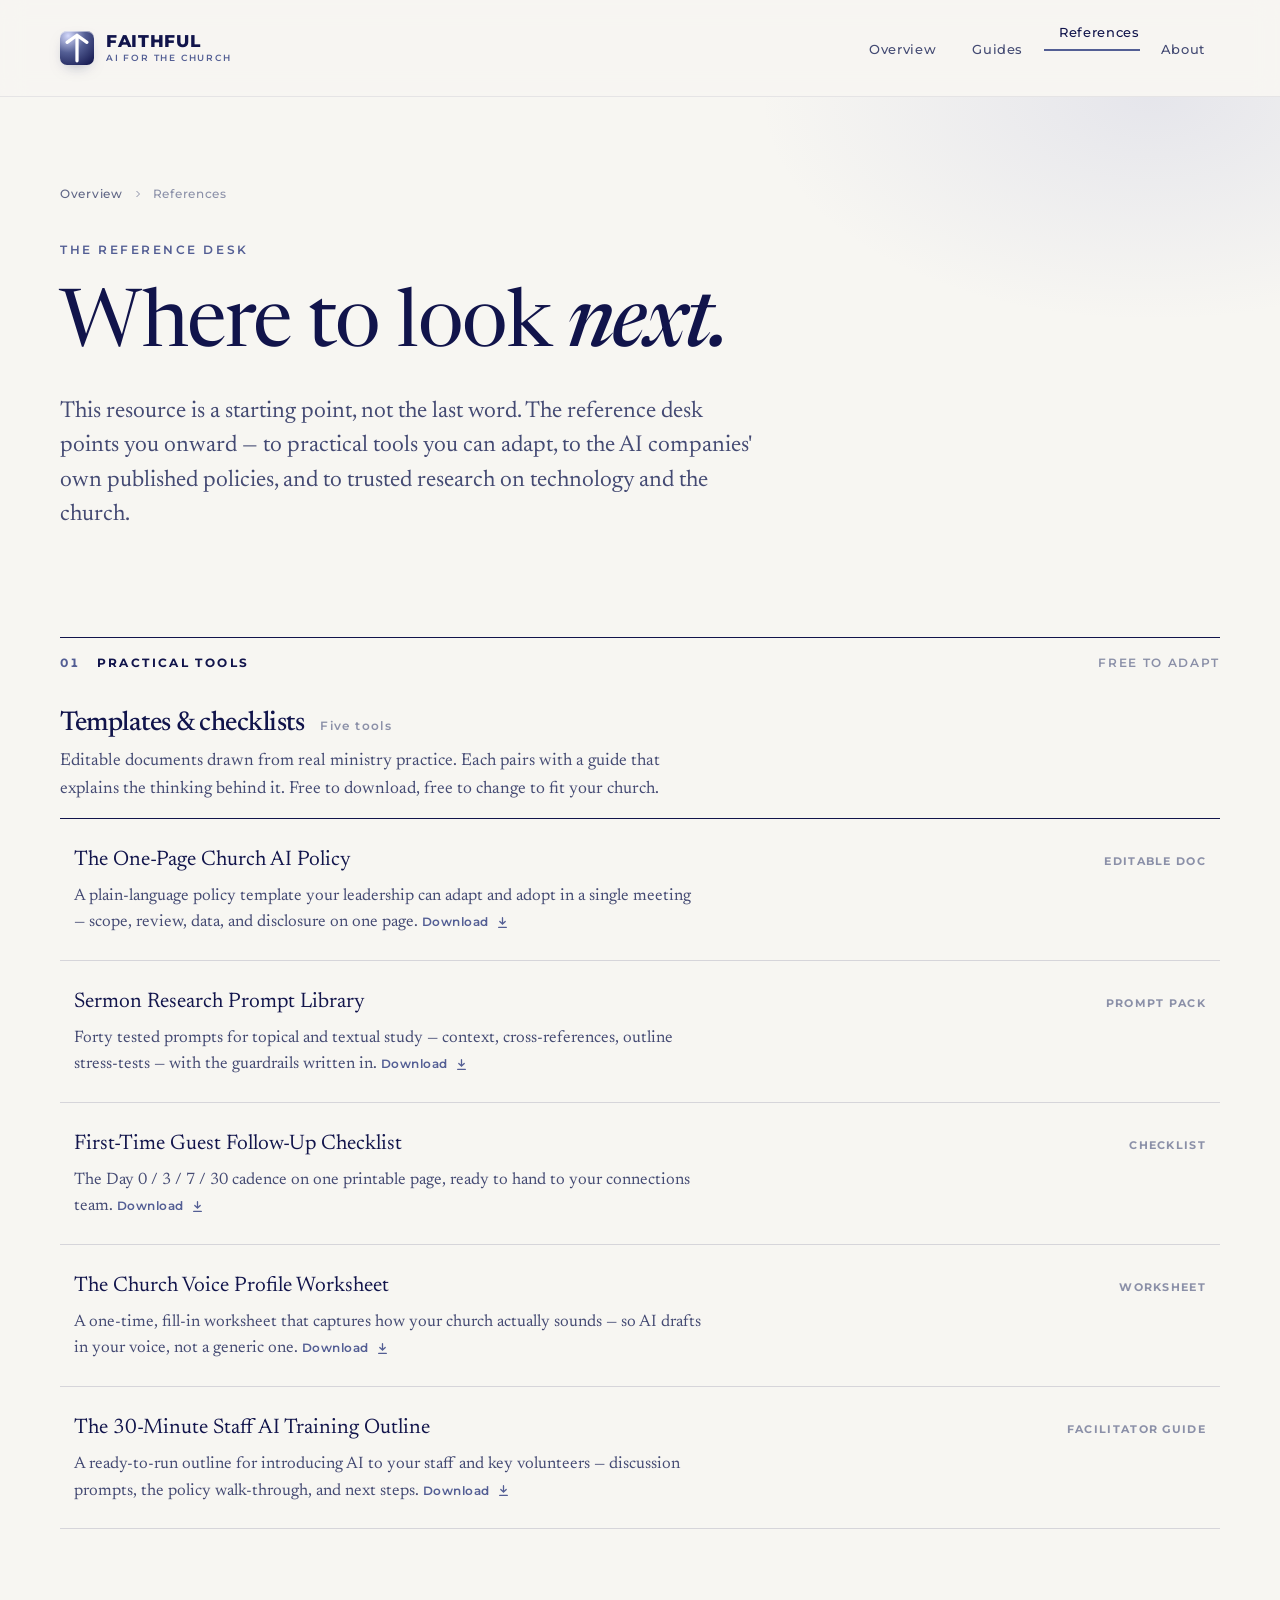
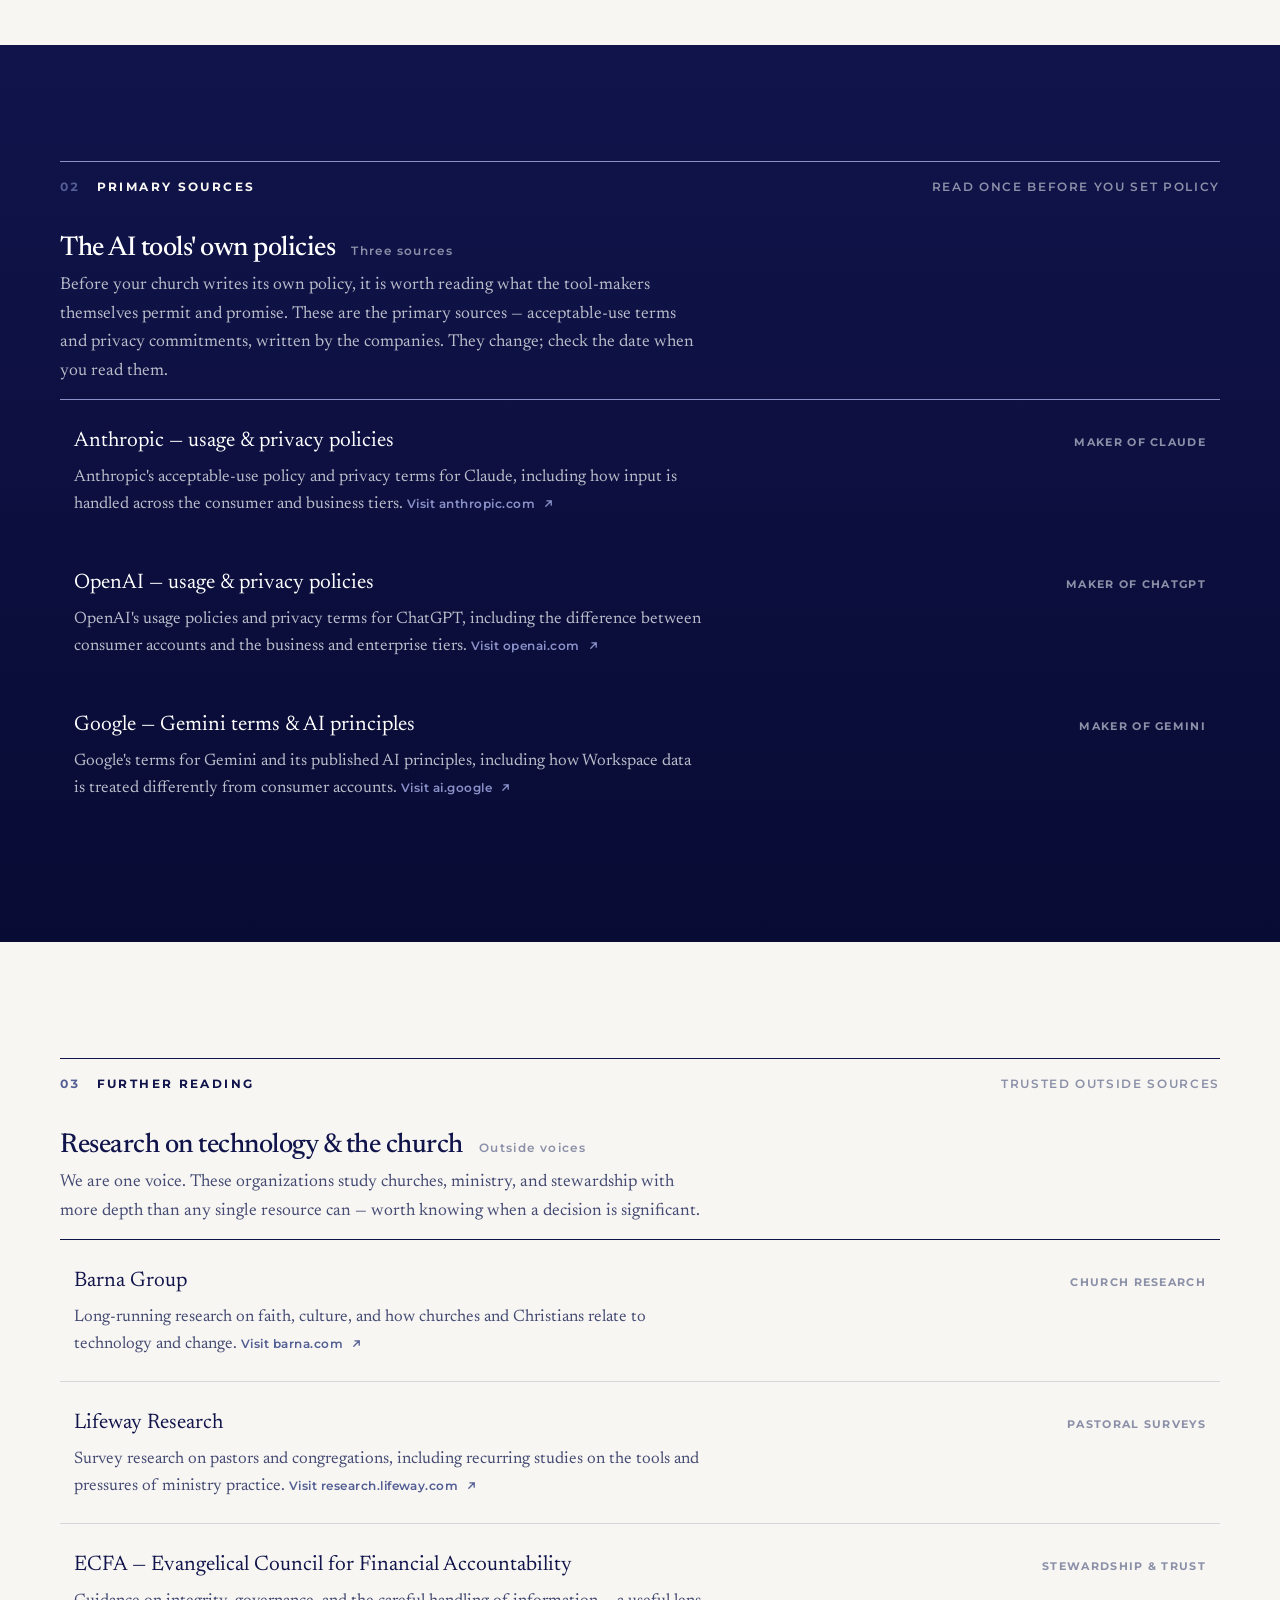
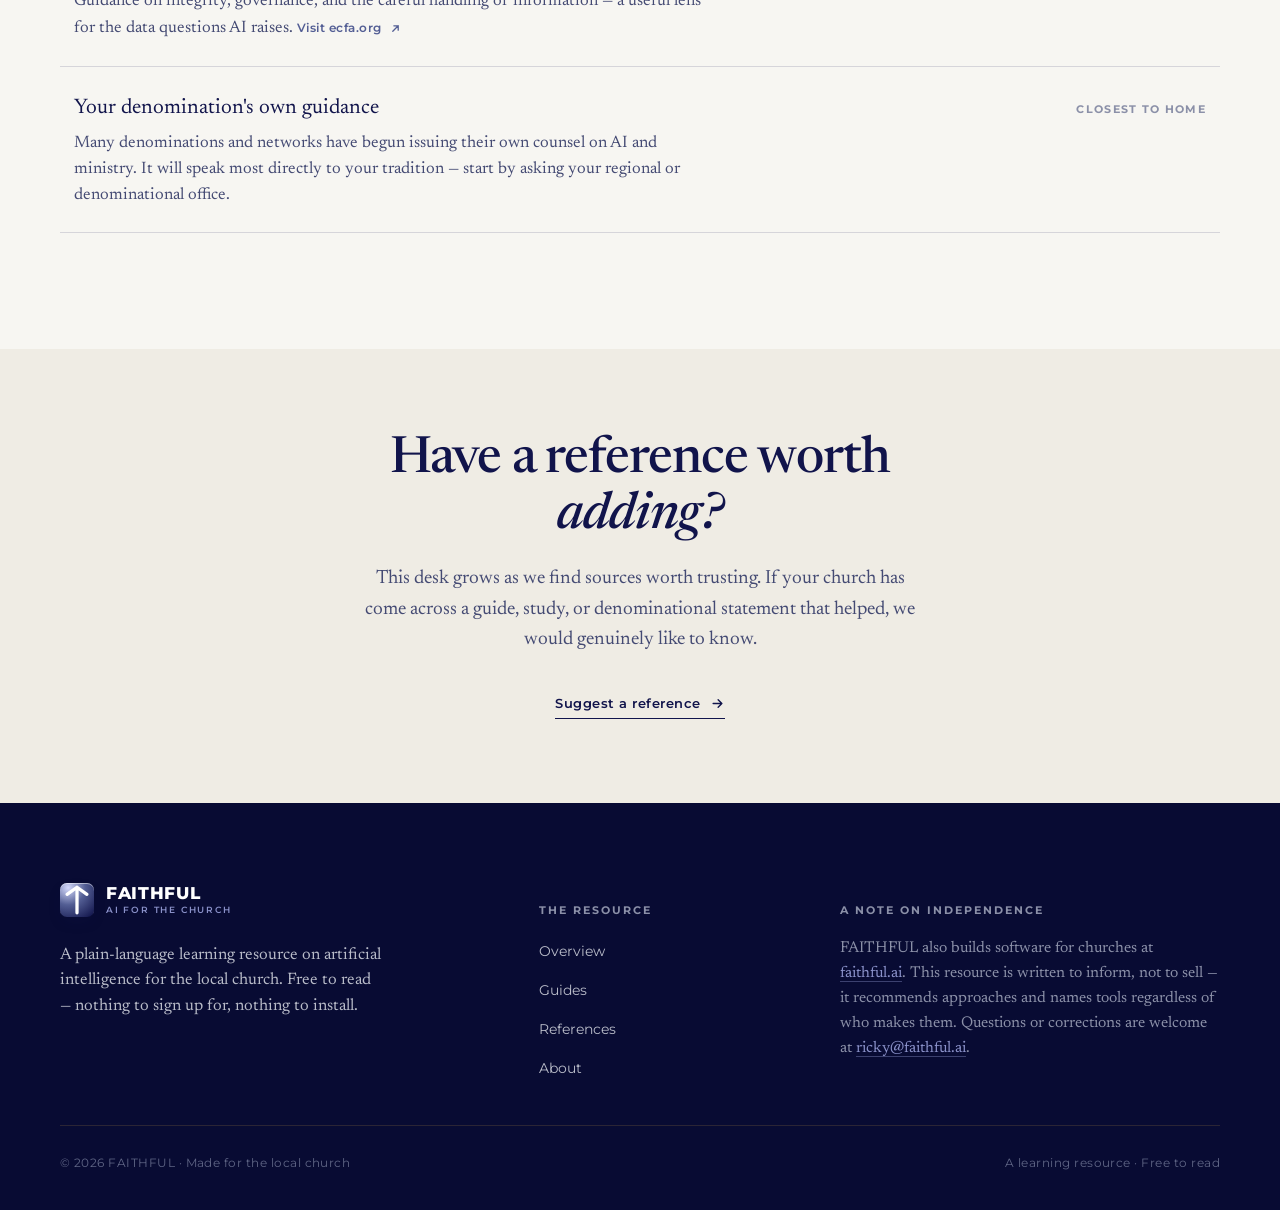
<file: resources.html>
<!doctype html>
<html lang="en">
<head>
<meta charset="utf-8" />
<meta name="viewport" content="width=device-width, initial-scale=1" />
<title>The Reference Desk — AI for the Church | FAITHFUL</title>
<meta name="description" content="A curated reference desk for church leaders: practical tools and templates, the AI companies' own usage and privacy policies, and trusted outside research on technology and the church." />
<meta name="theme-color" content="#11144B" />
<link rel="canonical" href="https://learn.faithful.ai/resources.html" />
<meta property="og:type" content="website" />
<meta property="og:title" content="The Reference Desk — AI for the Church" />
<meta property="og:description" content="Practical tools, the AI companies' own policies, and trusted outside research — curated for church leaders." />
<meta property="og:url" content="https://learn.faithful.ai/resources.html" />
<meta property="og:site_name" content="FAITHFUL — AI for the Church" />
<meta name="twitter:card" content="summary_large_image" />

<link rel="preconnect" href="https://fonts.googleapis.com" />
<link rel="preconnect" href="https://fonts.gstatic.com" crossorigin />
<link href="https://fonts.googleapis.com/css2?family=Inter:wght@400;500;600&family=Montserrat:wght@500;600;700;800&family=Newsreader:ital,wght@0,400;0,500;1,400;1,500&display=swap" rel="stylesheet" />
<link rel="stylesheet" href="styles.css" />
</head>
<body>

<a class="skip" href="#main">Skip to content</a>

<header class="masthead" id="masthead">
  <div class="container nav-row">
    <a class="brand" href="index.html" aria-label="FAITHFUL — AI for the Church">
      <span class="brand-mark" aria-hidden="true"></span>
      <span class="brand-word">FAITHFUL<small>AI FOR THE CHURCH</small></span>
    </a>
    <button class="nav-toggle" id="navToggle" aria-label="Open menu" aria-expanded="false" aria-controls="navMenu"><span></span></button>
    <nav class="nav-menu" id="navMenu" aria-label="Primary">
      <ul class="nav-links">
        <li><a href="index.html">Overview</a></li>
        <li><a href="articles.html">Guides</a></li>
        <li><a href="resources.html" class="current">References</a></li>
        <li><a href="about.html">About</a></li>
      </ul>
    </nav>
  </div>
</header>

<main id="main">

  <section class="page-head zone-paper">
    <div class="container">
      <nav class="breadcrumb" aria-label="Breadcrumb">
        <a href="index.html">Overview</a>
        <svg viewBox="0 0 24 24" fill="none" stroke="currentColor" stroke-width="2"><path d="m9 18 6-6-6-6"/></svg>
        <span>References</span>
      </nav>
      <div class="kicker" style="margin-bottom:24px;" data-reveal><span>The reference desk</span></div>
      <h1 data-reveal data-reveal-d="1">Where to look <span class="serif-em">next.</span></h1>
      <p class="ph-intro" data-reveal data-reveal-d="2">
        This resource is a starting point, not the last word. The reference desk
        points you onward — to practical tools you can adapt, to the AI companies'
        own published policies, and to trusted research on technology and the
        church.
      </p>
    </div>
  </section>

  <!-- PRACTICAL TOOLS -->
  <section class="section zone-paper" style="padding-top:24px;">
    <div class="container">
      <div class="sec-label" data-reveal>
        <span class="num">01</span>
        <span>Practical Tools</span>
        <span class="spacer"></span>
        <span class="aside">Free to adapt</span>
      </div>
      <div class="refgroup" data-reveal>
        <div class="refgroup-head">
          <h3>Templates &amp; checklists</h3>
          <span class="rg-count">Five tools</span>
        </div>
        <p class="refgroup-intro">
          Editable documents drawn from real ministry practice. Each pairs with a
          guide that explains the thinking behind it. Free to download, free to
          change to fit your church.
        </p>
        <div class="reflist">
          <a class="refitem" href="#" data-resource="ai-policy">
            <span class="ref-name">The One-Page Church AI Policy</span>
            <span class="ref-src">Editable doc</span>
            <span class="ref-desc">A plain-language policy template your leadership can adapt and adopt in a single meeting — scope, review, data, and disclosure on one page. <span class="ref-ext">Download <svg viewBox="0 0 24 24" fill="none" stroke="currentColor" stroke-width="2.4" stroke-linecap="round" stroke-linejoin="round"><path d="M12 3v12M7 10l5 5 5-5M5 21h14"/></svg></span></span>
          </a>
          <a class="refitem" href="#" data-resource="sermon-prompts">
            <span class="ref-name">Sermon Research Prompt Library</span>
            <span class="ref-src">Prompt pack</span>
            <span class="ref-desc">Forty tested prompts for topical and textual study — context, cross-references, outline stress-tests — with the guardrails written in. <span class="ref-ext">Download <svg viewBox="0 0 24 24" fill="none" stroke="currentColor" stroke-width="2.4" stroke-linecap="round" stroke-linejoin="round"><path d="M12 3v12M7 10l5 5 5-5M5 21h14"/></svg></span></span>
          </a>
          <a class="refitem" href="#" data-resource="guest-checklist">
            <span class="ref-name">First-Time Guest Follow-Up Checklist</span>
            <span class="ref-src">Checklist</span>
            <span class="ref-desc">The Day 0 / 3 / 7 / 30 cadence on one printable page, ready to hand to your connections team. <span class="ref-ext">Download <svg viewBox="0 0 24 24" fill="none" stroke="currentColor" stroke-width="2.4" stroke-linecap="round" stroke-linejoin="round"><path d="M12 3v12M7 10l5 5 5-5M5 21h14"/></svg></span></span>
          </a>
          <a class="refitem" href="#" data-resource="voice-profile">
            <span class="ref-name">The Church Voice Profile Worksheet</span>
            <span class="ref-src">Worksheet</span>
            <span class="ref-desc">A one-time, fill-in worksheet that captures how your church actually sounds — so AI drafts in your voice, not a generic one. <span class="ref-ext">Download <svg viewBox="0 0 24 24" fill="none" stroke="currentColor" stroke-width="2.4" stroke-linecap="round" stroke-linejoin="round"><path d="M12 3v12M7 10l5 5 5-5M5 21h14"/></svg></span></span>
          </a>
          <a class="refitem" href="#" data-resource="staff-training">
            <span class="ref-name">The 30-Minute Staff AI Training Outline</span>
            <span class="ref-src">Facilitator guide</span>
            <span class="ref-desc">A ready-to-run outline for introducing AI to your staff and key volunteers — discussion prompts, the policy walk-through, and next steps. <span class="ref-ext">Download <svg viewBox="0 0 24 24" fill="none" stroke="currentColor" stroke-width="2.4" stroke-linecap="round" stroke-linejoin="round"><path d="M12 3v12M7 10l5 5 5-5M5 21h14"/></svg></span></span>
          </a>
        </div>
      </div>
    </div>
  </section>

  <!-- THE TOOLS' OWN POLICIES -->
  <section class="section zone-navy">
    <div class="container">
      <div class="sec-label" data-reveal>
        <span class="num">02</span>
        <span>Primary Sources</span>
        <span class="spacer"></span>
        <span class="aside">Read once before you set policy</span>
      </div>
      <div class="refgroup" data-reveal>
        <div class="refgroup-head">
          <h3 style="color:#fff;">The AI tools' own policies</h3>
          <span class="rg-count" style="color:var(--ink-5);">Three sources</span>
        </div>
        <p class="refgroup-intro" style="color:var(--ink-4);">
          Before your church writes its own policy, it is worth reading what the
          tool-makers themselves permit and promise. These are the primary
          sources — acceptable-use terms and privacy commitments, written by the
          companies. They change; check the date when you read them.
        </p>
        <div class="reflist" style="border-top-color:var(--accent-soft);">
          <a class="refitem" href="https://www.anthropic.com/legal" target="_blank" rel="noopener" style="color:inherit;">
            <span class="ref-name" style="color:#fff;">Anthropic — usage &amp; privacy policies</span>
            <span class="ref-src" style="color:var(--ink-5);">Maker of Claude</span>
            <span class="ref-desc" style="color:var(--ink-4);">Anthropic's acceptable-use policy and privacy terms for Claude, including how input is handled across the consumer and business tiers. <span class="ref-ext" style="color:var(--accent-soft);">Visit anthropic.com <svg viewBox="0 0 24 24" fill="none" stroke="currentColor" stroke-width="2.4" stroke-linecap="round" stroke-linejoin="round"><path d="M7 17 17 7M9 7h8v8"/></svg></span></span>
          </a>
          <a class="refitem" href="https://openai.com/policies/" target="_blank" rel="noopener" style="color:inherit;">
            <span class="ref-name" style="color:#fff;">OpenAI — usage &amp; privacy policies</span>
            <span class="ref-src" style="color:var(--ink-5);">Maker of ChatGPT</span>
            <span class="ref-desc" style="color:var(--ink-4);">OpenAI's usage policies and privacy terms for ChatGPT, including the difference between consumer accounts and the business and enterprise tiers. <span class="ref-ext" style="color:var(--accent-soft);">Visit openai.com <svg viewBox="0 0 24 24" fill="none" stroke="currentColor" stroke-width="2.4" stroke-linecap="round" stroke-linejoin="round"><path d="M7 17 17 7M9 7h8v8"/></svg></span></span>
          </a>
          <a class="refitem" href="https://ai.google/" target="_blank" rel="noopener" style="color:inherit;">
            <span class="ref-name" style="color:#fff;">Google — Gemini terms &amp; AI principles</span>
            <span class="ref-src" style="color:var(--ink-5);">Maker of Gemini</span>
            <span class="ref-desc" style="color:var(--ink-4);">Google's terms for Gemini and its published AI principles, including how Workspace data is treated differently from consumer accounts. <span class="ref-ext" style="color:var(--accent-soft);">Visit ai.google <svg viewBox="0 0 24 24" fill="none" stroke="currentColor" stroke-width="2.4" stroke-linecap="round" stroke-linejoin="round"><path d="M7 17 17 7M9 7h8v8"/></svg></span></span>
          </a>
        </div>
      </div>
    </div>
  </section>

  <!-- FURTHER READING -->
  <section class="section zone-paper">
    <div class="container">
      <div class="sec-label" data-reveal>
        <span class="num">03</span>
        <span>Further Reading</span>
        <span class="spacer"></span>
        <span class="aside">Trusted outside sources</span>
      </div>
      <div class="refgroup" data-reveal>
        <div class="refgroup-head">
          <h3>Research on technology &amp; the church</h3>
          <span class="rg-count">Outside voices</span>
        </div>
        <p class="refgroup-intro">
          We are one voice. These organizations study churches, ministry, and
          stewardship with more depth than any single resource can — worth knowing
          when a decision is significant.
        </p>
        <div class="reflist">
          <a class="refitem" href="https://www.barna.com/" target="_blank" rel="noopener">
            <span class="ref-name">Barna Group</span>
            <span class="ref-src">Church research</span>
            <span class="ref-desc">Long-running research on faith, culture, and how churches and Christians relate to technology and change. <span class="ref-ext">Visit barna.com <svg viewBox="0 0 24 24" fill="none" stroke="currentColor" stroke-width="2.4" stroke-linecap="round" stroke-linejoin="round"><path d="M7 17 17 7M9 7h8v8"/></svg></span></span>
          </a>
          <a class="refitem" href="https://research.lifeway.com/" target="_blank" rel="noopener">
            <span class="ref-name">Lifeway Research</span>
            <span class="ref-src">Pastoral surveys</span>
            <span class="ref-desc">Survey research on pastors and congregations, including recurring studies on the tools and pressures of ministry practice. <span class="ref-ext">Visit research.lifeway.com <svg viewBox="0 0 24 24" fill="none" stroke="currentColor" stroke-width="2.4" stroke-linecap="round" stroke-linejoin="round"><path d="M7 17 17 7M9 7h8v8"/></svg></span></span>
          </a>
          <a class="refitem" href="https://www.ecfa.org/" target="_blank" rel="noopener">
            <span class="ref-name">ECFA — Evangelical Council for Financial Accountability</span>
            <span class="ref-src">Stewardship &amp; trust</span>
            <span class="ref-desc">Guidance on integrity, governance, and the careful handling of information — a useful lens for the data questions AI raises. <span class="ref-ext">Visit ecfa.org <svg viewBox="0 0 24 24" fill="none" stroke="currentColor" stroke-width="2.4" stroke-linecap="round" stroke-linejoin="round"><path d="M7 17 17 7M9 7h8v8"/></svg></span></span>
          </a>
          <a class="refitem" href="#">
            <span class="ref-name">Your denomination's own guidance</span>
            <span class="ref-src">Closest to home</span>
            <span class="ref-desc">Many denominations and networks have begun issuing their own counsel on AI and ministry. It will speak most directly to your tradition — start by asking your regional or denominational office.</span>
          </a>
        </div>
      </div>
    </div>
  </section>

  <section class="section tight zone-warm">
    <div class="container">
      <div class="closing" data-reveal>
        <h2>Have a reference worth <span class="serif-em">adding?</span></h2>
        <p class="closing-body">
          This desk grows as we find sources worth trusting. If your church has
          come across a guide, study, or denominational statement that helped,
          we would genuinely like to know.
        </p>
        <a class="tlink" href="mailto:ricky@faithful.ai">
          Suggest a reference
          <svg viewBox="0 0 24 24" fill="none" stroke="currentColor" stroke-width="2.2" stroke-linecap="round" stroke-linejoin="round"><path d="M5 12h14M13 6l6 6-6 6"/></svg>
        </a>
      </div>
    </div>
  </section>

</main>

<footer class="colophon">
  <div class="container">
    <div class="colophon-top">
      <div>
        <a class="brand" href="index.html" aria-label="FAITHFUL home">
          <span class="brand-mark" aria-hidden="true"></span>
          <span class="brand-word">FAITHFUL<small>AI FOR THE CHURCH</small></span>
        </a>
        <p class="colophon-blurb">
          A plain-language learning resource on artificial intelligence for the
          local church. Free to read — nothing to sign up for, nothing to install.
        </p>
      </div>
      <nav aria-label="Footer">
        <h5>The Resource</h5>
        <ul>
          <li><a href="index.html">Overview</a></li>
          <li><a href="articles.html">Guides</a></li>
          <li><a href="resources.html">References</a></li>
          <li><a href="about.html">About</a></li>
        </ul>
      </nav>
      <div>
        <h5>A note on independence</h5>
        <p class="colophon-note">
          FAITHFUL also builds software for churches at <a href="https://faithful.ai/">faithful.ai</a>.
          This resource is written to inform, not to sell — it recommends
          approaches and names tools regardless of who makes them. Questions or
          corrections are welcome at <a href="mailto:ricky@faithful.ai">ricky@faithful.ai</a>.
        </p>
      </div>
    </div>
    <div class="colophon-base">
      <span>&copy; <span id="yr"></span> FAITHFUL &middot; Made for the local church</span>
      <span>A learning resource &middot; Free to read</span>
    </div>
  </div>
</footer>

<script src="main.js"></script>
</body>
</html>
</file>
<file: styles.css>
/* ============================================================
   FAITHFUL · AI for the Church
   An editorial learning resource — not a product site.
   No cards, no funnels. Typography, rules, and whitespace
   carry the structure. Brand: navy + cobalt, gold sparingly.
   ============================================================ */

:root {
  /* --- Ink scale (navy) --- */
  --ink-0:  #ffffff;
  --ink-1:  #f4f3ef;
  --ink-2:  #e9e8e1;
  --ink-3:  #dcdbd2;
  --ink-4:  #b9bcc9;
  --ink-5:  #8b90a8;
  --ink-6:  #5f6585;
  --ink-7:  #444a73;
  --ink-8:  #2a2f69;
  --ink-9:  #11144b;
  --ink-10: #080b33;

  --accent:        #535e94;
  --accent-bright: #6f7ab4;
  --accent-soft:   #8a91c9;
  --accent-deep:   #11144b;

  --gold:        #b88a3c;
  --gold-bright: #c9a04a;
  --gold-pale:   #e7dcc2;

  /* --- Paper: warm near-white, a printed-guide feel --- */
  --paper:      #f7f6f2;
  --paper-warm: #efece4;
  --surface:    #fffefb;

  --rule:      rgba(17,20,75,.14);
  --rule-soft: rgba(17,20,75,.08);

  /* --- Type --- */
  --f-head:  "Newsreader", Georgia, "Times New Roman", serif;
  --f-label: "Montserrat", ui-sans-serif, system-ui, sans-serif;
  --f-body:  "Inter", ui-sans-serif, system-ui, sans-serif;
  --f-read:  "Newsreader", Georgia, "Times New Roman", serif;

  --container: 1240px;
  --measure: 68ch;
  --ease: cubic-bezier(.2,.6,.2,1);
}

/* ============================================================ RESET */
*, *::before, *::after { box-sizing: border-box; }
html, body { margin: 0; padding: 0; }
html { -webkit-text-size-adjust: 100%; }

body {
  font-family: var(--f-body);
  font-size: 17px;
  line-height: 1.65;
  color: var(--ink-8);
  background: var(--paper);
  -webkit-font-smoothing: antialiased;
  text-rendering: optimizeLegibility;
  overflow-x: hidden;
  display: flex;
  flex-direction: column;
  min-height: 100vh;
}
main { flex: 1 0 auto; }

img, svg { max-width: 100%; display: block; }
ul, ol { margin: 0; padding: 0; }
button { font-family: inherit; cursor: pointer; }
a { color: inherit; text-decoration: none; }

::selection { background: var(--ink-9); color: var(--paper); }

h1, h2, h3, h4 {
  font-family: var(--f-head);
  font-weight: 500;
  color: var(--ink-9);
  line-height: 1.08;
  letter-spacing: -0.018em;
  margin: 0;
}
h1 { font-size: clamp(2.7rem, 6.4vw, 5rem); }
h2 { font-size: clamp(2rem, 4vw, 3.2rem); }
h3 { font-size: 1.5rem; }
p { margin: 0; }
em { font-style: italic; }

.skip {
  position: absolute; left: -9999px; top: 0;
  background: var(--ink-9); color: #fff; padding: .7em 1.1em; z-index: 200;
}
.skip:focus { left: 0; top: 0; }

.container {
  width: 100%;
  max-width: var(--container);
  margin: 0 auto;
  padding: 0 40px;
}
@media (max-width: 640px) { .container { padding: 0 22px; } }
.container-narrow { max-width: 880px; }

/* ============================================================ TYPE HELPERS */
.serif-em { font-family: var(--f-head); font-style: italic; font-weight: 500; }

.kicker {
  display: inline-flex; align-items: baseline; gap: 12px;
  font-family: var(--f-label);
  font-size: .72rem; font-weight: 600;
  letter-spacing: .22em; text-transform: uppercase;
  color: var(--accent);
}
.kicker .kicker-no {
  font-variant-numeric: tabular-nums;
  color: var(--ink-5);
}
.kicker.on-dark { color: var(--accent-soft); }
.kicker.on-dark .kicker-no { color: var(--ink-5); }

/* a thin top-rule label, editorial section opener */
.sec-label {
  display: flex; align-items: baseline; gap: 16px;
  padding-top: 16px;
  border-top: 1.5px solid var(--ink-9);
  font-family: var(--f-label);
  font-size: .74rem; font-weight: 700;
  letter-spacing: .2em; text-transform: uppercase;
  color: var(--ink-9);
  margin-bottom: 36px;
}
.sec-label .num { color: var(--accent); font-variant-numeric: tabular-nums; }
.sec-label .spacer { flex: 1; }
.sec-label .aside { color: var(--ink-5); font-weight: 600; letter-spacing: .14em; }
.on-dark .sec-label,
.zone-navy .sec-label { border-top-color: var(--accent-soft); color: var(--paper); }
.zone-navy .sec-label .aside { color: var(--ink-5); }

/* ============================================================ COLOR ZONES */
.zone-paper { background: var(--paper); }
.zone-warm  { background: var(--paper-warm); }
.zone-navy {
  background: linear-gradient(180deg, var(--ink-9), var(--ink-10));
  color: var(--ink-4);
}
.zone-navy h1, .zone-navy h2, .zone-navy h3, .zone-navy h4 { color: #fff; }
.section { padding: 116px 0; }
.section.tight { padding: 84px 0; }
@media (max-width: 720px) { .section { padding: 72px 0; } .section.tight { padding: 56px 0; } }

/* ============================================================ LINKS */
.tlink {
  display: inline-flex; align-items: center; gap: 9px;
  font-family: var(--f-label); font-weight: 600;
  font-size: .82rem; letter-spacing: .04em;
  color: var(--ink-9);
  padding-bottom: 3px;
  border-bottom: 1.5px solid var(--ink-9);
  transition: gap .2s var(--ease), color .2s var(--ease), border-color .2s var(--ease);
}
.tlink svg { width: 15px; height: 15px; }
.tlink:hover { gap: 14px; color: var(--accent); border-color: var(--accent); }
.tlink.on-dark { color: #fff; border-color: var(--accent-soft); }
.tlink.on-dark:hover { color: var(--accent-soft); border-color: var(--accent-soft); }
.tlink.lg { font-size: .92rem; }

.inline-link {
  color: var(--accent-deep);
  border-bottom: 1px solid var(--ink-4);
  transition: border-color .18s var(--ease), color .18s var(--ease);
}
.inline-link:hover { color: var(--accent); border-color: var(--accent); }
.zone-navy .inline-link { color: var(--accent-soft); border-color: rgba(138,145,201,.4); }
.zone-navy .inline-link:hover { color: #fff; border-color: #fff; }

/* ============================================================ MASTHEAD */
.masthead {
  position: sticky; top: 0; z-index: 80;
  background: rgba(247,246,242,.9);
  backdrop-filter: saturate(150%) blur(12px);
  -webkit-backdrop-filter: saturate(150%) blur(12px);
  border-bottom: 1px solid var(--rule-soft);
  transition: border-color .25s var(--ease);
}
.masthead.scrolled { border-bottom-color: var(--rule); }
.nav-row {
  display: flex; align-items: center; justify-content: space-between;
  gap: 28px; padding: 17px 40px;
}
@media (max-width: 640px) { .nav-row { padding: 14px 22px; } }

.brand { display: inline-flex; align-items: center; gap: 12px; }
.brand-mark {
  width: 34px; height: 34px; flex: none; border-radius: 7px;
  background: radial-gradient(120% 120% at 24% 14%, #d5dafc 0%, var(--accent) 42%, var(--accent-deep) 92%);
  box-shadow: inset 0 1px 0 rgba(255,255,255,.5), 0 6px 16px -8px rgba(17,20,75,.55);
  position: relative;
}
.brand-mark::after {
  content: ""; position: absolute; inset: 0;
  background: url("data:image/svg+xml;utf8,<svg xmlns='http://www.w3.org/2000/svg' width='17' height='17' viewBox='0 0 24 24' fill='none' stroke='white' stroke-width='2.3' stroke-linecap='round' stroke-linejoin='round'><path d='M12 3v18M5 8l7-5 7 5'/></svg>") center / contain no-repeat;
}
.brand-word {
  font-family: var(--f-label); font-weight: 800;
  font-size: 1.06rem; letter-spacing: .04em; color: var(--ink-9);
  line-height: 1;
}
.brand-word small {
  display: block; margin-top: 4px;
  font-size: .56rem; font-weight: 600; letter-spacing: .2em;
  color: var(--accent);
}
.on-dark .brand-word { color: #fff; }
.on-dark .brand-word small { color: var(--accent-soft); }

.nav-links { display: flex; align-items: center; gap: 6px; list-style: none; }
.nav-links a {
  font-family: var(--f-label); font-weight: 500;
  font-size: .82rem; letter-spacing: .05em;
  color: var(--ink-7); padding: 9px 15px; border-radius: 4px;
  transition: color .16s var(--ease), background .16s var(--ease);
}
.nav-links a:hover { color: var(--ink-9); background: var(--ink-2); }
.nav-links a.current { color: var(--ink-9); }
.nav-links a.current::after {
  content: ""; display: block; height: 1.5px; margin-top: 4px;
  background: var(--accent);
}

.nav-toggle {
  display: none; width: 42px; height: 42px;
  border: 1px solid var(--rule); border-radius: 5px;
  background: var(--surface); padding: 0;
}
.nav-toggle span, .nav-toggle span::before, .nav-toggle span::after {
  display: block; width: 18px; height: 1.8px; margin: 0 auto;
  background: var(--ink-9); transition: transform .22s var(--ease), opacity .16s;
}
.nav-toggle span { position: relative; }
.nav-toggle span::before { content: ""; position: absolute; top: -6px; left: 0; }
.nav-toggle span::after  { content: ""; position: absolute; top: 6px; left: 0; }
.nav-open .nav-toggle span { background: transparent; }
.nav-open .nav-toggle span::before { transform: translateY(6px) rotate(45deg); }
.nav-open .nav-toggle span::after  { transform: translateY(-6px) rotate(-45deg); }

@media (max-width: 800px) {
  .nav-toggle { display: grid; place-items: center; }
  .nav-menu {
    position: fixed; inset: 65px 0 auto 0;
    background: var(--paper);
    border-bottom: 1px solid var(--rule);
    padding: 16px 22px 26px;
    transform: translateY(-10px); opacity: 0; pointer-events: none;
    transition: transform .24s var(--ease), opacity .24s var(--ease);
  }
  .nav-open .nav-menu { transform: none; opacity: 1; pointer-events: auto; }
  .nav-menu .nav-links { flex-direction: column; align-items: stretch; gap: 2px; }
  .nav-menu .nav-links a { padding: 14px; font-size: 1rem; }
}

/* ============================================================ HERO */
.hero {
  position: relative; overflow: hidden;
  padding: 100px 0 88px;
}
.hero::before {
  content: ""; position: absolute; inset: 0;
  background:
    radial-gradient(620px 380px at 92% 0%, rgba(138,145,201,.2), transparent 70%),
    radial-gradient(520px 360px at 0% 100%, rgba(184,138,60,.08), transparent 66%);
  pointer-events: none;
}
.hero > .container { position: relative; }
.hero-kicker { margin-bottom: 30px; }
.hero h1 {
  max-width: 17ch;
  font-weight: 400;
}
.hero h1 .lead-word { font-style: italic; color: var(--accent-strong, var(--accent)); }
.hero-intro {
  margin-top: 30px;
  font-family: var(--f-read);
  font-size: clamp(1.2rem, 1.9vw, 1.5rem);
  line-height: 1.5;
  color: var(--ink-7);
  max-width: 40ch;
}
.hero-foot {
  display: flex; align-items: center; gap: 26px; flex-wrap: wrap;
  margin-top: 40px;
}
.hero-meta {
  font-family: var(--f-label); font-size: .74rem; font-weight: 600;
  letter-spacing: .14em; text-transform: uppercase; color: var(--ink-5);
}

/* hero contents preview — a slim editorial index, not cards */
.hero-index {
  margin-top: 64px;
  border-top: 1.5px solid var(--ink-9);
  display: grid; grid-template-columns: repeat(4, 1fr);
}
.hero-index a {
  display: block; padding: 22px 24px 26px 0;
  border-right: 1px solid var(--rule-soft);
  transition: background .2s var(--ease);
}
.hero-index a:last-child { border-right: none; }
.hero-index a:hover { background: rgba(17,20,75,.03); }
.hero-index .hi-no {
  font-family: var(--f-label); font-size: .72rem; font-weight: 700;
  letter-spacing: .12em; color: var(--accent);
}
.hero-index .hi-title {
  font-family: var(--f-head); font-size: 1.16rem; color: var(--ink-9);
  margin: 12px 0 6px; line-height: 1.2;
}
.hero-index .hi-desc { font-size: .86rem; color: var(--ink-6); }
.hero-index .hi-no, .hero-index .hi-title, .hero-index .hi-desc { display: block; }
@media (max-width: 860px) {
  .hero-index { grid-template-columns: 1fr 1fr; }
  .hero-index a { padding-left: 22px; padding-right: 22px; }
  .hero-index a:nth-child(even) { border-right: none; }
  .hero-index a { border-bottom: 1px solid var(--rule-soft); }
}
@media (max-width: 520px) {
  .hero-index { grid-template-columns: 1fr; }
  .hero-index a:nth-child(odd) { border-right: none; }
}

/* ============================================================ EDITORIAL SPREAD */
.spread {
  display: grid; grid-template-columns: 0.82fr 1.18fr; gap: 56px;
}
.spread.flip { grid-template-columns: 1.18fr 0.82fr; }
.spread.flip .spread-aside { order: 2; }
.spread-aside h2 { margin-bottom: 22px; }
.spread-aside .spread-note {
  font-family: var(--f-label); font-size: .8rem; line-height: 1.6;
  color: var(--ink-6); border-left: 2px solid var(--accent); padding-left: 16px;
}
.zone-navy .spread-aside .spread-note { color: var(--ink-4); }
.spread-body {
  font-family: var(--f-read);
  font-size: 1.22rem; line-height: 1.62; color: var(--ink-8);
}
.zone-navy .spread-body { color: var(--ink-4); }
.spread-body > * + * { margin-top: 1.3rem; }
.spread-body .big-first::first-letter {
  font-size: 3.6em; float: left; line-height: .82;
  font-family: var(--f-head); font-weight: 500;
  margin: .04em .12em 0 0; color: var(--accent);
}
@media (max-width: 860px) {
  .spread, .spread.flip { grid-template-columns: 1fr; gap: 32px; }
  .spread.flip .spread-aside { order: 0; }
}

/* a plain measured prose block */
.measure {
  max-width: var(--measure);
  font-family: var(--f-read);
  font-size: 1.22rem; line-height: 1.62; color: var(--ink-8);
}
.measure > * + * { margin-top: 1.3rem; }
.zone-navy .measure { color: var(--ink-4); }

/* ============================================================ USE-CASE LIST (numbered, ruled — no cards) */
.dossier { border-top: 1.5px solid var(--ink-9); }
.dossier-row {
  display: grid; grid-template-columns: 88px 1fr; gap: 8px 36px;
  padding: 38px 16px 40px;
  border-bottom: 1px solid var(--rule);
  transition: background .22s var(--ease), padding-left .22s var(--ease);
}
.dossier-row:hover { background: rgba(17,20,75,.025); padding-left: 26px; }
.zone-navy .dossier { border-top-color: var(--accent-soft); }
.zone-navy .dossier-row { border-bottom-color: rgba(184,138,60,.22); }
.zone-navy .dossier-row:hover { background: rgba(255,255,255,.03); }
.dossier-no {
  font-family: var(--f-head); font-size: 2.6rem; font-weight: 400;
  color: var(--ink-4); line-height: 1; font-variant-numeric: tabular-nums;
}
.zone-navy .dossier-no { color: var(--accent-soft); }
.dossier-row:hover .dossier-no { color: var(--accent); }
.dossier-main h3 {
  font-size: 1.86rem; margin-bottom: 12px;
}
.dossier-main .d-body {
  font-family: var(--f-read); font-size: 1.13rem; line-height: 1.6;
  color: var(--ink-7); max-width: 62ch;
}
.zone-navy .dossier-main .d-body { color: var(--ink-4); }
.dossier-main .d-tag {
  display: inline-block; margin-top: 16px;
  font-family: var(--f-label); font-size: .68rem; font-weight: 700;
  letter-spacing: .14em; text-transform: uppercase; color: var(--accent);
}
.zone-navy .dossier-main .d-tag { color: var(--gold-bright); }
@media (max-width: 620px) {
  .dossier-row { grid-template-columns: 1fr; gap: 10px; padding: 30px 0 34px; }
  .dossier-row:hover { padding-left: 0; }
  .dossier-no { font-size: 1.7rem; }
  .dossier-main h3 { font-size: 1.5rem; }
}

/* ============================================================ BIG QUOTE */
.bigquote {
  text-align: center;
}
.bigquote blockquote {
  margin: 0 auto; max-width: 22ch;
  font-family: var(--f-head); font-weight: 400; font-style: italic;
  font-size: clamp(2rem, 4.6vw, 3.6rem); line-height: 1.16;
  color: #fff; letter-spacing: -0.02em;
}
.bigquote .bq-mark {
  font-size: 4rem; line-height: 0; color: var(--accent-soft);
  display: block; margin-bottom: 28px; font-family: var(--f-head);
}
.bigquote cite {
  display: block; margin-top: 36px;
  font-family: var(--f-label); font-style: normal;
  font-size: .76rem; font-weight: 600; letter-spacing: .18em;
  text-transform: uppercase; color: var(--accent-soft);
}

/* ============================================================ CONTENTS INDEX (guides) */
.toc { border-top: 1.5px solid var(--ink-9); }
.toc-row {
  display: grid; grid-template-columns: 62px 1fr auto;
  gap: 28px; align-items: baseline;
  padding: 34px 18px 36px;
  border-bottom: 1px solid var(--rule);
  transition: background .22s var(--ease), padding-left .22s var(--ease);
}
.toc-row:hover { background: rgba(17,20,75,.03); padding-left: 30px; }
.toc-no {
  font-family: var(--f-label); font-weight: 700; font-size: .82rem;
  letter-spacing: .08em; color: var(--accent); font-variant-numeric: tabular-nums;
  padding-top: 8px;
}
.toc-main .toc-cat {
  font-family: var(--f-label); font-size: .68rem; font-weight: 700;
  letter-spacing: .15em; text-transform: uppercase; color: var(--ink-5);
}
.toc-main h3 {
  font-size: clamp(1.5rem, 2.6vw, 2.05rem); margin: 12px 0 10px;
  transition: color .18s var(--ease);
}
.toc-row:hover .toc-main h3 { color: var(--accent); }
.toc-main .toc-dek {
  font-family: var(--f-read); font-size: 1.1rem; color: var(--ink-7);
  max-width: 60ch; line-height: 1.55;
}
.toc-meta {
  text-align: right;
  font-family: var(--f-label); font-size: .72rem; font-weight: 600;
  letter-spacing: .08em; color: var(--ink-5);
  display: flex; flex-direction: column; gap: 14px; align-items: flex-end;
  padding-top: 6px;
}
.toc-arrow {
  width: 40px; height: 40px; border-radius: 50%;
  border: 1.5px solid var(--rule); display: grid; place-items: center;
  color: var(--ink-7);
  transition: background .2s var(--ease), color .2s var(--ease), border-color .2s var(--ease), transform .2s var(--ease);
}
.toc-arrow svg { width: 16px; height: 16px; }
.toc-row:hover .toc-arrow { background: var(--ink-9); color: #fff; border-color: var(--ink-9); transform: rotate(-45deg); }
@media (max-width: 720px) {
  .toc-row { grid-template-columns: 1fr; gap: 8px; padding: 28px 0 30px; }
  .toc-row:hover { padding-left: 0; }
  .toc-meta { flex-direction: row; align-items: center; text-align: left; margin-top: 6px; gap: 16px; }
}

/* ============================================================ THE LATEST (dated updates) */
.feed { border-top: 1.5px solid var(--ink-9); }
.feed-row {
  display: grid; grid-template-columns: 168px 1fr; gap: 36px;
  padding: 34px 0;
  border-bottom: 1px solid var(--rule);
}
.feed-date {
  font-family: var(--f-label); font-size: .74rem; font-weight: 600;
  letter-spacing: .1em; text-transform: uppercase; color: var(--ink-5);
  padding-top: 6px;
}
.feed-date .feed-src {
  display: block; margin-top: 8px; color: var(--accent);
  font-weight: 700; letter-spacing: .12em;
}
.feed-main h3 { font-size: 1.46rem; margin-bottom: 10px; }
.feed-main p {
  font-family: var(--f-read); font-size: 1.08rem; color: var(--ink-7);
  line-height: 1.56; max-width: 60ch;
}
.feed-main .feed-take {
  margin-top: 14px; font-family: var(--f-label); font-size: .82rem;
  color: var(--ink-8); line-height: 1.55;
  border-left: 2px solid var(--gold); padding-left: 14px;
}
@media (max-width: 640px) {
  .feed-row { grid-template-columns: 1fr; gap: 10px; padding: 26px 0; }
}

/* ============================================================ REFERENCE LIST */
.refgroup + .refgroup { margin-top: 64px; }
.refgroup-head {
  display: flex; align-items: baseline; gap: 16px;
  margin-bottom: 8px;
}
.refgroup-head h3 { font-size: 1.7rem; }
.refgroup-head .rg-count {
  font-family: var(--f-label); font-size: .72rem; font-weight: 600;
  letter-spacing: .12em; color: var(--ink-5);
}
.refgroup-intro {
  font-family: var(--f-read); font-size: 1.08rem; color: var(--ink-7);
  max-width: 64ch; margin-bottom: 14px;
}
.reflist { border-top: 1px solid var(--ink-9); }
.refitem {
  display: grid; grid-template-columns: 1fr auto; gap: 6px 28px;
  padding: 24px 14px; align-items: baseline;
  border-bottom: 1px solid var(--rule);
  transition: background .2s var(--ease), padding-left .2s var(--ease);
}
.refitem:hover { background: rgba(17,20,75,.025); padding-left: 22px; }
.refitem .ref-name {
  font-family: var(--f-head); font-size: 1.32rem; color: var(--ink-9);
}
.refitem:hover .ref-name { color: var(--accent); }
.zone-navy .refitem .ref-name { color: #fff; }
.zone-navy .refitem:hover .ref-name { color: var(--accent-soft); }
.zone-navy .refitem .ref-src { color: var(--ink-5); }
.zone-navy .refitem .ref-desc { color: var(--ink-4); }
.refitem .ref-src {
  font-family: var(--f-label); font-size: .68rem; font-weight: 700;
  letter-spacing: .12em; text-transform: uppercase; color: var(--ink-5);
  white-space: nowrap; padding-top: 6px;
}
.refitem .ref-desc {
  grid-column: 1 / -1;
  font-family: var(--f-read); font-size: 1.04rem; color: var(--ink-7);
  line-height: 1.54; max-width: 70ch;
}
.refitem .ref-ext {
  display: inline-flex; align-items: center; gap: 7px; margin-top: 4px;
  font-family: var(--f-label); font-size: .74rem; font-weight: 600;
  letter-spacing: .04em; color: var(--accent);
}
.refitem .ref-ext svg { width: 13px; height: 13px; }
@media (max-width: 560px) {
  .refitem { grid-template-columns: 1fr; }
  .refitem .ref-src { padding-top: 0; }
}

/* ============================================================ PULL FEATURE (single editorial highlight, no card) */
.feature-read {
  display: grid; grid-template-columns: 1fr 1fr; gap: 0;
  border-top: 1.5px solid var(--ink-9);
  border-bottom: 1px solid var(--rule);
}
.feature-read .fr-text { padding: 44px 48px 48px 0; }
.feature-read .fr-side {
  padding: 44px 0 48px 48px;
  border-left: 1px solid var(--rule);
  display: flex; flex-direction: column; justify-content: center;
}
.feature-read .fr-cat {
  font-family: var(--f-label); font-size: .7rem; font-weight: 700;
  letter-spacing: .15em; text-transform: uppercase; color: var(--accent);
}
.feature-read h3 {
  font-size: clamp(1.7rem, 3vw, 2.5rem); margin: 16px 0 16px;
}
.feature-read .fr-dek {
  font-family: var(--f-read); font-size: 1.16rem; color: var(--ink-7);
  line-height: 1.56; margin-bottom: 26px;
}
.feature-read .fr-side p {
  font-family: var(--f-read); font-style: italic; font-size: 1.3rem;
  line-height: 1.5; color: var(--ink-8);
}
.feature-read .fr-side .fr-side-label {
  font-family: var(--f-label); font-size: .7rem; font-weight: 700;
  letter-spacing: .15em; text-transform: uppercase; color: var(--ink-5);
  font-style: normal; margin-bottom: 16px;
}
@media (max-width: 780px) {
  .feature-read { grid-template-columns: 1fr; }
  .feature-read .fr-text { padding: 36px 0 32px; }
  .feature-read .fr-side { padding: 32px 0 38px; border-left: none; border-top: 1px solid var(--rule); }
}

/* ============================================================ CLOSING / ABOUT STRIP */
.closing { text-align: center; }
.closing .closing-mono {
  width: 70px; height: 70px; margin: 0 auto 28px;
  border-radius: 12px;
  background: radial-gradient(120% 120% at 24% 14%, #d5dafc 0%, var(--accent) 42%, var(--accent-deep) 92%);
  display: grid; place-items: center;
}
.closing .closing-mono svg { width: 34px; height: 34px; }
.closing h2 { max-width: 20ch; margin: 0 auto 20px; }
.closing .closing-body {
  font-family: var(--f-read); font-size: 1.2rem; line-height: 1.6;
  color: var(--ink-7); max-width: 52ch; margin: 0 auto 32px;
}
.zone-navy .closing .closing-body { color: var(--ink-4); }

/* ============================================================ COLOPHON FOOTER */
.colophon {
  background: var(--ink-10); color: var(--ink-5);
  padding: 80px 0 36px;
  font-family: var(--f-body);
}
.colophon-top {
  display: grid; grid-template-columns: 1.7fr 1fr 1.5fr; gap: 48px;
  padding-bottom: 44px; border-bottom: 1px solid rgba(184,138,60,.2);
}
.colophon .brand-word { color: #fff; }
.colophon .brand-word small { color: var(--accent-soft); }
.colophon-blurb {
  margin-top: 18px; font-family: var(--f-read); font-size: 1.04rem;
  line-height: 1.55; color: var(--ink-4); max-width: 36ch;
}
.colophon h5 {
  font-family: var(--f-label); font-weight: 700;
  font-size: .7rem; letter-spacing: .18em; text-transform: uppercase;
  color: var(--ink-5); margin-bottom: 16px;
}
.colophon nav ul { list-style: none; display: grid; gap: 11px; }
.colophon nav a {
  font-family: var(--f-label); font-size: .86rem; color: var(--ink-4);
  transition: color .16s var(--ease);
}
.colophon nav a:hover { color: #fff; }
.colophon-note {
  font-family: var(--f-read); font-size: .98rem; line-height: 1.6;
  color: var(--ink-5);
}
.colophon-note a { color: var(--accent-soft); border-bottom: 1px solid rgba(138,145,201,.4); }
.colophon-note a:hover { color: #fff; }
.colophon-base {
  display: flex; align-items: center; justify-content: space-between;
  flex-wrap: wrap; gap: 12px; padding-top: 28px;
  font-family: var(--f-label); font-size: .74rem; letter-spacing: .04em;
  color: var(--ink-6);
}
@media (max-width: 760px) {
  .colophon-top { grid-template-columns: 1fr; gap: 34px; }
}

/* ============================================================ ARTICLE PAGE */
.read-progress {
  position: fixed; top: 0; left: 0; height: 2.5px; width: 0;
  background: var(--accent); z-index: 100; transition: width .1s linear;
}
.breadcrumb {
  display: flex; align-items: center; gap: 9px; flex-wrap: wrap;
  font-family: var(--f-label); font-size: .74rem; font-weight: 500;
  letter-spacing: .06em; color: var(--ink-5); margin-bottom: 30px;
}
.breadcrumb a { color: var(--ink-6); }
.breadcrumb a:hover { color: var(--ink-9); }
.breadcrumb svg { width: 12px; height: 12px; }
.on-dark .breadcrumb a { color: var(--ink-5); }
.on-dark .breadcrumb a:hover { color: #fff; }

.article-hero { padding: 56px 0 16px; }
.article-hero .container { max-width: 860px; }
.ah-tagrow {
  display: flex; align-items: center; gap: 14px; margin-bottom: 26px;
  font-family: var(--f-label); font-size: .74rem; font-weight: 600;
  letter-spacing: .1em; text-transform: uppercase; color: var(--ink-5);
}
.tag {
  font-family: var(--f-label); font-weight: 700;
  font-size: .68rem; letter-spacing: .14em; text-transform: uppercase;
  color: var(--accent); padding-bottom: 4px;
  border-bottom: 1.5px solid var(--accent);
}
.tag.is-gold { color: var(--gold); border-color: var(--gold); }
.tag.is-solid { color: var(--accent); border-color: var(--accent); }
.meta-row { display: inline-flex; align-items: center; gap: 9px; }
.dot-sep { width: 3px; height: 3px; border-radius: 50%; background: var(--ink-5); }
.article-hero h1 {
  font-size: clamp(2.2rem, 4.6vw, 3.5rem); font-weight: 400;
  letter-spacing: -0.022em; margin-bottom: 22px;
}
.article-hero .ah-dek {
  font-family: var(--f-read); font-size: 1.34rem; line-height: 1.5;
  font-style: italic; color: var(--ink-7); margin-bottom: 30px;
}
.ah-byline {
  display: flex; align-items: center; gap: 14px; flex-wrap: wrap;
  padding: 20px 0; border-top: 1px solid var(--rule); border-bottom: 1px solid var(--rule);
}
.avatar {
  width: 40px; height: 40px; border-radius: 50%; flex: none;
  display: grid; place-items: center;
  font-family: var(--f-label); font-weight: 700; font-size: .82rem; color: #fff;
  background: linear-gradient(150deg, var(--accent-soft), var(--accent-deep));
}
.avatar.is-sm { width: 32px; height: 32px; font-size: .7rem; }
.avatar.is-lg { width: 66px; height: 66px; font-size: 1.3rem; }
.byline-name { font-family: var(--f-label); font-weight: 600; font-size: .86rem; color: var(--ink-9); }
.byline-sub { font-family: var(--f-label); font-size: .76rem; color: var(--ink-6); }
.ah-share { margin-left: auto; display: flex; gap: 8px; }
.share-btn {
  width: 38px; height: 38px; border-radius: 50%;
  display: grid; place-items: center;
  background: transparent; border: 1px solid var(--rule); color: var(--ink-6);
  transition: all .16s var(--ease);
}
.share-btn:hover { color: var(--ink-9); border-color: var(--accent); transform: translateY(-2px); }
.share-btn svg { width: 16px; height: 16px; }

.article-figure {
  margin: 0; aspect-ratio: 21 / 9; position: relative; overflow: hidden;
  background: linear-gradient(150deg, var(--ink-8), var(--ink-10));
}
.article-figure::after {
  content: ""; position: absolute; inset: 0;
  background-image:
    linear-gradient(rgba(165,170,210,.07) 1px, transparent 1px),
    linear-gradient(90deg, rgba(165,170,210,.07) 1px, transparent 1px);
  background-size: 40px 40px;
}
.article-figure .af-glyph { position: absolute; inset: 0; display: grid; place-items: center; color: rgba(213,218,252,.32); }
.article-figure .af-glyph svg { width: 92px; height: 92px; }

/* prose */
.prose {
  max-width: var(--measure); margin: 0 auto;
  font-family: var(--f-read); font-size: 1.27rem; line-height: 1.72;
  color: var(--ink-8);
}
.prose > * + * { margin-top: 1.5rem; }
.prose p.lead {
  font-size: 1.46rem; line-height: 1.5; color: var(--ink-9);
}
.prose p.lead::first-letter {
  font-size: 3.4em; float: left; line-height: .82;
  font-weight: 500; margin: .03em .1em 0 0; color: var(--accent);
}
.prose h2 {
  font-family: var(--f-head); font-size: 2rem; font-weight: 500;
  margin-top: 3.2rem; padding-top: 1.4rem; border-top: 1px solid var(--rule);
}
.prose h3 { font-family: var(--f-head); font-size: 1.5rem; margin-top: 2.4rem; }
.prose a { color: var(--accent-deep); text-decoration: underline; text-underline-offset: 3px; text-decoration-color: var(--ink-4); }
.prose a:hover { text-decoration-color: var(--accent); }
.prose strong { color: var(--ink-9); font-weight: 600; }
.prose ul, .prose ol { padding-left: 1.4rem; display: grid; gap: .6rem; }
.prose li::marker { color: var(--accent); }
.prose blockquote.pull {
  margin: 2.8rem 0; padding-left: 1.8rem;
  border-left: 2.5px solid var(--accent);
  font-size: 1.66rem; line-height: 1.36; font-style: italic; color: var(--ink-9);
}
.prose blockquote.pull cite {
  display: block; margin-top: .9rem; font-style: normal;
  font-family: var(--f-label); font-weight: 600; font-size: .82rem;
  letter-spacing: .04em; color: var(--accent);
}
.prose hr { border: none; height: 1px; background: var(--rule); margin: 2.8rem 0; }
.prose .callout {
  font-family: var(--f-body); font-size: 1.02rem; line-height: 1.62;
  background: var(--surface); border: 1px solid var(--rule);
  border-left: 3px solid var(--gold); padding: 24px 26px;
}
.prose .callout .callout-title {
  font-family: var(--f-label); font-weight: 700; font-size: .72rem;
  letter-spacing: .14em; text-transform: uppercase; color: var(--gold);
  margin-bottom: 9px;
}
.prose .callout p { color: var(--ink-7); }
.prose .callout p + p { margin-top: .8rem; }
.prose .callout.is-cobalt { border-left-color: var(--accent); }
.prose .callout.is-cobalt .callout-title { color: var(--accent); }
.prose .key-takeaways {
  font-family: var(--f-body);
  background: linear-gradient(160deg, var(--ink-9), var(--ink-10));
  color: var(--ink-4); padding: 32px 34px;
}
.prose .key-takeaways .callout-title {
  font-family: var(--f-label); font-weight: 700; font-size: .72rem;
  letter-spacing: .14em; text-transform: uppercase; color: var(--ink-5);
}
.prose .key-takeaways h4 {
  font-family: var(--f-head); color: #fff; font-size: 1.3rem; font-weight: 500;
  margin: 6px 0 16px;
}
.prose .key-takeaways ul { gap: .7rem; }
.prose .key-takeaways li { color: var(--ink-4); font-size: 1.04rem; }
.prose .key-takeaways li::marker { color: var(--accent-soft); }

.article-foot { max-width: var(--measure); margin: 56px auto 0; padding-top: 30px; border-top: 1px solid var(--rule); }
.tag-list { display: flex; gap: 18px; flex-wrap: wrap; }
.tag-list .tag { cursor: default; }

.author-bio {
  display: grid; grid-template-columns: auto 1fr; gap: 22px;
  max-width: var(--measure); margin: 40px auto 0;
  padding: 30px 0; border-top: 1px solid var(--rule); border-bottom: 1px solid var(--rule);
}
.author-bio h4 { font-family: var(--f-head); font-size: 1.32rem; font-weight: 500; margin-bottom: 4px; }
.author-bio .ab-role {
  font-family: var(--f-label); font-weight: 600; font-size: .74rem;
  letter-spacing: .1em; text-transform: uppercase; color: var(--accent); margin-bottom: 12px;
}
.author-bio p { font-family: var(--f-read); font-size: 1.06rem; color: var(--ink-7); }
@media (max-width: 540px) { .author-bio { grid-template-columns: 1fr; } }

/* article: related as editorial list, not cards */
.keepreading { max-width: var(--measure); margin: 0 auto; }

/* ============================================================ PAGE HEAD (interior pages) */
.page-head {
  position: relative; overflow: hidden;
  padding: 88px 0 80px;
}
.page-head::before {
  content: ""; position: absolute; inset: 0;
  background: radial-gradient(560px 320px at 90% 0%, rgba(138,145,201,.16), transparent 70%);
  pointer-events: none;
}
.page-head > .container { position: relative; }
.page-head h1 { max-width: 19ch; margin-bottom: 24px; font-weight: 400; }
.page-head .ph-intro {
  font-family: var(--f-read); font-size: clamp(1.16rem, 1.9vw, 1.44rem);
  line-height: 1.5; color: var(--ink-7); max-width: 54ch;
}

/* ============================================================ 404 */
.notfound { min-height: 62vh; display: grid; place-items: center; text-align: center; padding: 80px 0; }
.notfound .nf-code {
  font-family: var(--f-head); font-weight: 400; font-style: italic;
  font-size: clamp(5rem, 16vw, 9rem); color: var(--accent); line-height: 1;
}

/* ============================================================ MOTION */
[data-reveal] {
  opacity: 0; transform: translateY(24px);
  transition: opacity .7s var(--ease), transform .7s var(--ease);
}
[data-reveal].in { opacity: 1; transform: none; }
[data-reveal-d="1"] { transition-delay: .09s; }
[data-reveal-d="2"] { transition-delay: .18s; }
[data-reveal-d="3"] { transition-delay: .27s; }
[data-reveal-d="4"] { transition-delay: .36s; }

/* hero word reveal */
.hero h1 .reveal-line { display: block; overflow: hidden; }
.hero h1 .reveal-line > span {
  display: block; transform: translateY(102%);
  transition: transform .85s var(--ease);
}
.hero.lit h1 .reveal-line > span { transform: none; }
.hero h1 .reveal-line:nth-child(2) > span { transition-delay: .1s; }
.hero h1 .reveal-line:nth-child(3) > span { transition-delay: .2s; }

/* marquee */
.marquee {
  overflow: hidden; border-top: 1px solid var(--rule); border-bottom: 1px solid var(--rule);
  padding: 22px 0;
}
.marquee-track {
  display: flex; gap: 56px; width: max-content;
  animation: slide 38s linear infinite;
}
.marquee:hover .marquee-track { animation-play-state: paused; }
.marquee span {
  font-family: var(--f-head); font-style: italic; font-size: 1.5rem;
  color: var(--ink-5); white-space: nowrap;
}
.marquee span::after { content: "·"; margin-left: 56px; color: var(--accent); font-style: normal; }
@keyframes slide { to { transform: translateX(-50%); } }

@media (prefers-reduced-motion: reduce) {
  *, *::before, *::after { animation-duration: .001ms !important; transition-duration: .001ms !important; }
  [data-reveal] { opacity: 1; transform: none; }
  .hero h1 .reveal-line > span { transform: none; }
  .marquee-track { animation: none; }
  html { scroll-behavior: auto; }
}
html { scroll-behavior: smooth; }

/* ============================================================ HELPERS */
.lede-row { display: flex; align-items: flex-end; justify-content: space-between; gap: 40px; flex-wrap: wrap; }
.section-foot { margin-top: 52px; }
.text-measure { max-width: 58ch; }
</file>
